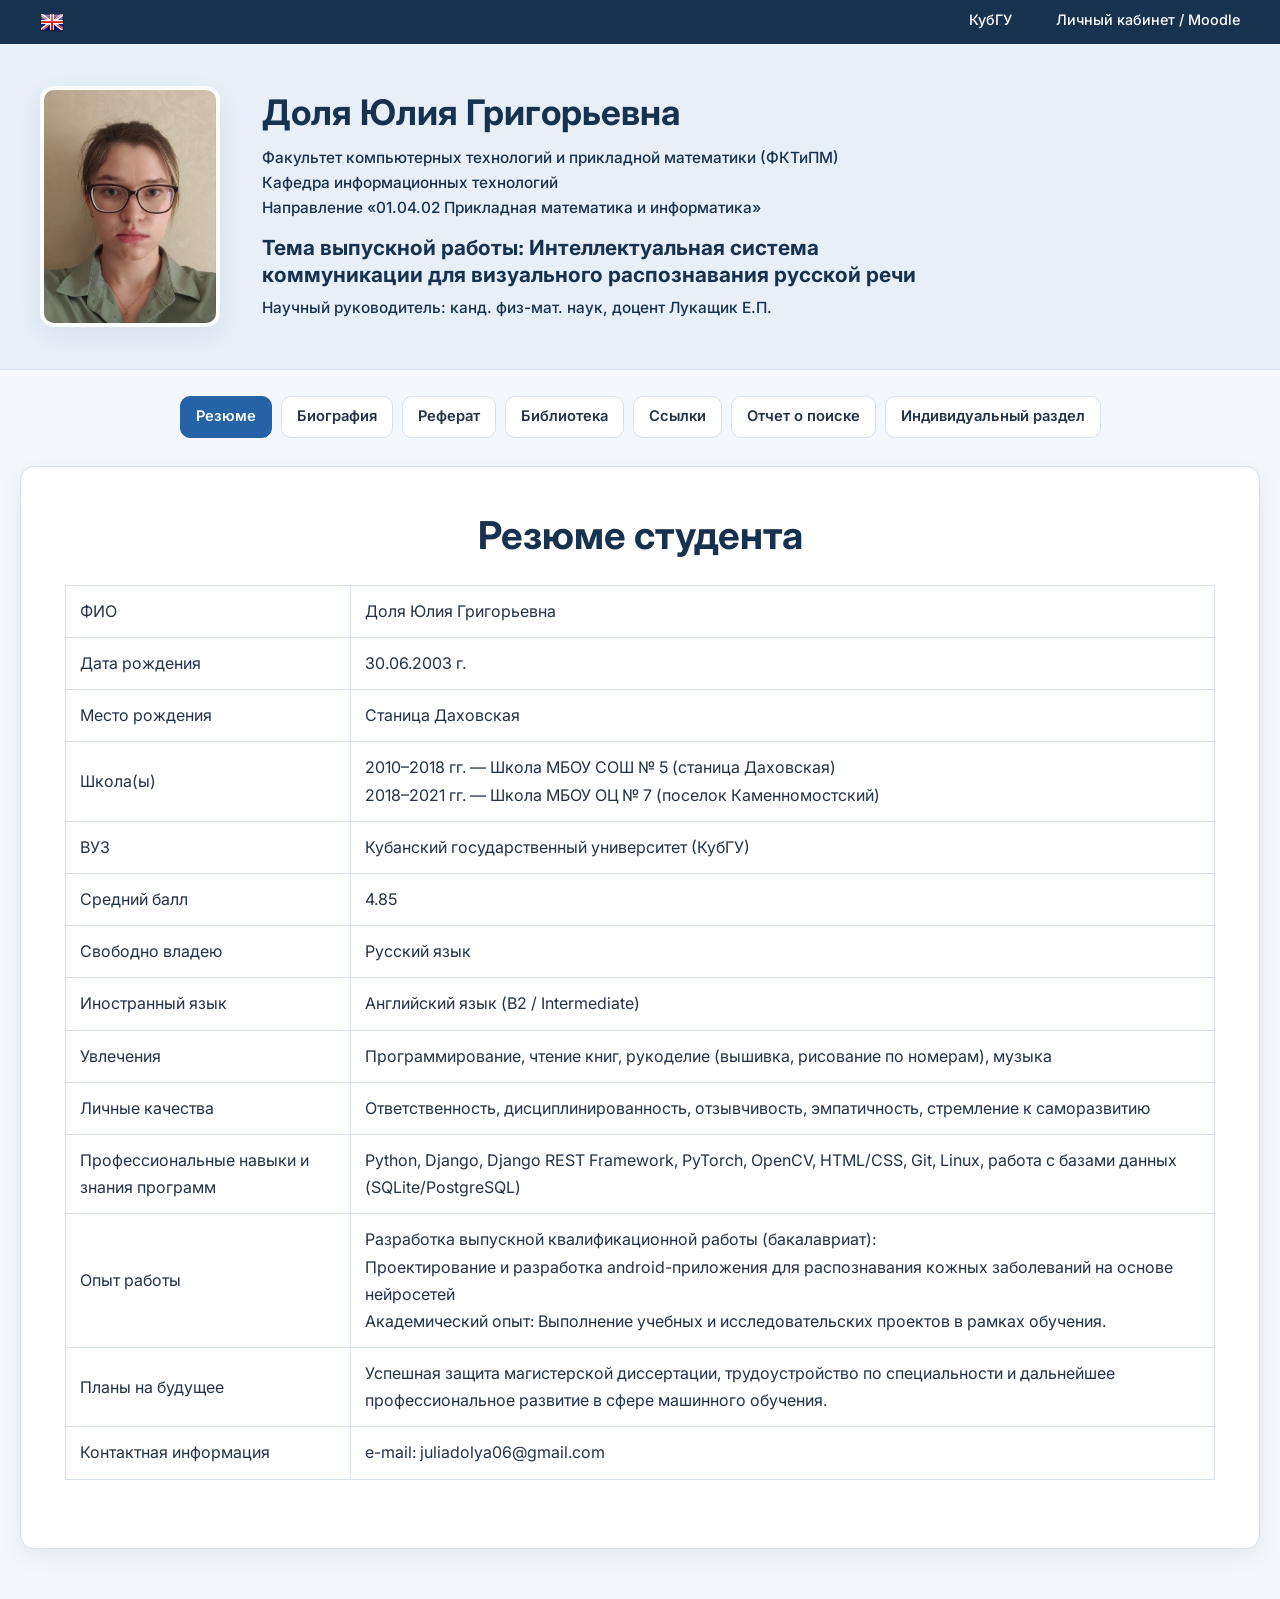
<file: index.html>
<!DOCTYPE html>
<html lang="ru">
<head>
    <meta charset="UTF-8">
    <meta name="viewport" content="width=device-width, initial-scale=1.0">
    <title>Резюме - Студент КубГУ</title>
    <link rel="stylesheet" type="text/css" href="css/master_style.css">
</head>
<body>

    <div id="topblock">
        <div id="langbox">
            <a href="indexe.html"><img src="images/en.png" alt="English" title="English" width="24" height="20"></a> 
        </div>
        <div id="donntu">
            <a href="https://www.kubsu.ru" target="_blank">КубГУ</a> &nbsp; 
            <a href="https://moodle.kubsu.ru" target="_blank">Личный кабинет / Moodle</a>
        </div>
    </div> <!-- topblock --> 

	<div id="header">
		<div id="header-content">
			<div id="photomag">
				<a href="ivanov_big.jpg">
					<img src="my_photo.jpg" width="180" height="240" title="Фотография студента" alt="Фотография студента">
				</a>
			</div>
			<div id="headertext">
				<h1 class="hdr">Доля Юлия Григорьевна</h1>
				<h3 class="hdr">Факультет компьютерных технологий и прикладной математики (ФКТиПМ)</h3>
				<h3 class="hdr">Кафедра информационных технологий</h3>
				<h3 class="hdr">Направление &laquo;01.04.02 Прикладная математика и информатика&raquo;</h3>
				<h2 class="hdr">Тема выпускной работы: Интеллектуальная система коммуникации для визуального распознавания русской речи</h2>
				<h3 class="hdr">Научный руководитель: канд. физ-мат. наук, доцент Лукащик Е.П.</h3>
			</div>
		</div>
	</div> <!-- header -->

	
    <div id="middleblock">
        <div id="menu">
            <a class="button colorfix">Резюме</a>
            <a class="button color" href="bio/index.html">Биография</a>
            <a class="button color" href="diss/index.html">Реферат</a>
            <a class="button color" href="library/index.html">Библиотека</a>
            <a class="button color" href="links/index.html">Ссылки</a>
            <a class="button color" href="links/report.html">Отчет о поиске</a> 
            <a class="button color" href="ind/index.html">Индивидуальный раздел</a>
        </div>
        <div id="maintext">
            <h1>Резюме студента</h1>
            <table id="resume">
                <tr class="odd">
                    <td class="c1">ФИО</td>
                    <td class="c2">Доля Юлия Григорьевна</td>
                </tr>
                <tr class="even">
                    <td class="c1">Дата рождения</td>
                    <td class="c2">30.06.2003 г.</td>
                </tr>
                <tr class="odd">
                    <td class="c1">Место рождения</td>
                    <td class="c2">Станица Даховская</td>
                </tr>
				<tr class="even">
					<td class="c1">Школа(ы)</td>
					<td class="c2">
						2010–2018 гг. — Школа МБОУ СОШ № 5 (станица Даховская)<br>
						2018–2021 гг. — Школа МБОУ ОЦ № 7 (поселок Каменномостский)
					</td>
				</tr>
                <tr class="odd">
                    <td class="c1">ВУЗ</td>
                    <td class="c2">Кубанский государственный университет (КубГУ)</td>
                </tr>
                <tr class="even">
                    <td class="c1">Средний балл</td>
                    <td class="c2">4.85</td>
                </tr>
                <tr class="odd">
                    <td class="c1">Свободно владею</td>
                    <td class="c2">Русский язык</td>
                </tr>
                <tr class="even">
                    <td class="c1">Иностранный язык</td>
                    <td class="c2">Английский язык (B2 / Intermediate)</td>
                </tr>
                <tr class="odd">
                    <td class="c1">Увлечения</td>
                    <td class="c2">Программирование, чтение книг, рукоделие (вышивка, рисование по номерам), музыка</td>
                </tr>
                <tr class="even">
                    <td class="c1">Личные качества</td>
                    <td class="c2">Ответственность, дисциплинированность, отзывчивость, эмпатичность, стремление к саморазвитию</td>
                </tr>
                <tr class="odd">
                    <td class="c1">Профессиональные навыки и знания программ</td>
                    <td class="c2">Python, Django, Django REST Framework, PyTorch, OpenCV, HTML/CSS, Git, Linux, работа с базами данных (SQLite/PostgreSQL)</td>
                </tr>
				<tr class="even">
					<td class="c1">Опыт работы</td>
					<td class="c2">
						Разработка выпускной квалификационной работы (бакалавриат):<br>
						Проектирование и разработка android-приложения для распознавания кожных заболеваний на основе нейросетей<br>
						Академический опыт: Выполнение учебных и исследовательских проектов в рамках обучения.
					</td>
				</tr>
				<tr class="odd">
					<td class="c1">Планы на будущее</td>
					<td class="c2">
						Успешная защита магистерской диссертации, трудоустройство по специальности и дальнейшее профессиональное развитие в сфере машинного обучения.
					</td>
				</tr>
                <tr class="even">
                    <td class="c1">Контактная информация</td>
                    <td class="c2">e-mail: juliadolya06@gmail.com</td>
                </tr>
            </table>
        </div> <!-- maintext -->
    </div> <!-- middleblock -->
</body>
</html>
</file>
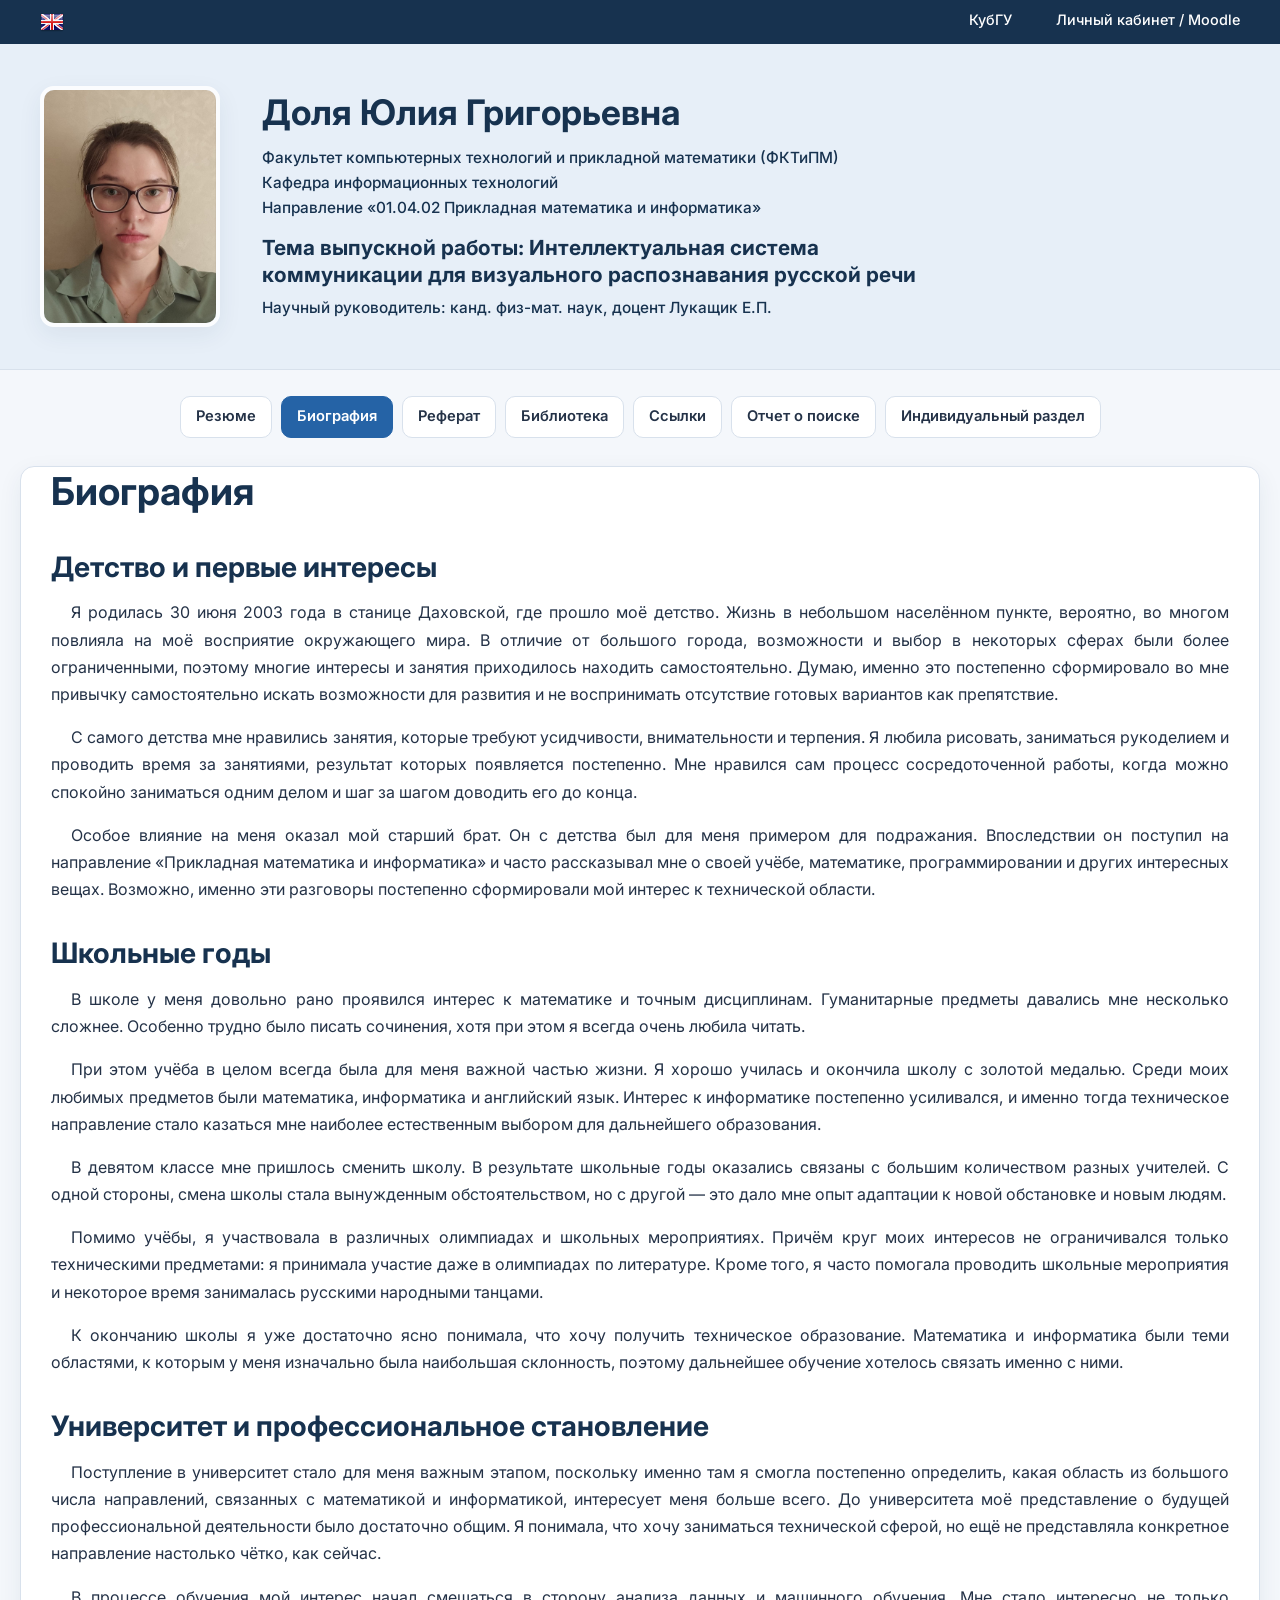
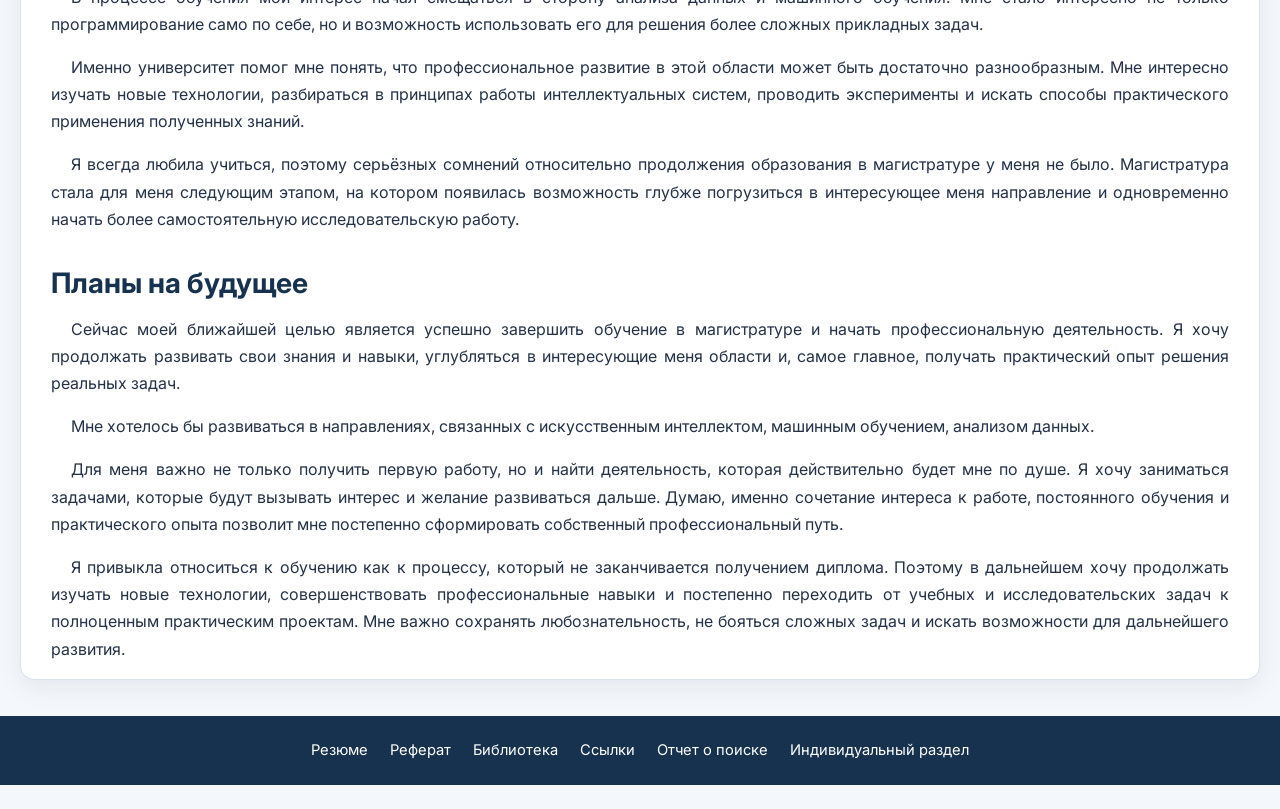
<file: bio/index.html>
<!DOCTYPE html>
<html lang="ru">
<head>
    <meta charset="UTF-8">
    <meta name="viewport" content="width=device-width, initial-scale=1.0">
    <meta name="robots" content="noindex,nofollow">
    <title>Биография - Доля Юлия Григорьевна - Система альтернативной и дополнительной коммуникации (АДК) на основе визуального распознавания речи</title>
    <link rel="stylesheet" type="text/css" href="../css/master_style.css">
    <style>
        /* Локальные стили для аккуратного выравнивания текста биографии */
        #maintext {
            padding: 0 30px;
        }
        #maintext h1 {
            text-align: left; /* Выравнивание главного заголовка по левому краю */
            margin-top: 10px;
        }
        #maintext p {
            text-align: justify; /* Выравнивание основного текста по ширине для красивого вида */
            text-indent: 20px;   /* Красная строка (абзацный отступ) */
        }
    </style>
</head>
<body>

    <div id="topblock"> 
        <div id="langbox">
            <a href="../indexe.html"><img src="../images/en.png" alt="English" title="English" width="24" height="20"></a>
        </div>
        <div id="donntu">
            <a href="https://www.kubsu.ru" target="_blank">КубГУ</a> &nbsp; 
            <a href="https://moodle.kubsu.ru" target="_blank">Личный кабинет / Moodle</a>
        </div>
    </div>

    <div id="header">
        <div id="header-content">
            <div id="photomag">
                <a href="../ivanov_big.jpg">
                    <img src="../my_photo.jpg" width="180" height="240" title="Студент КубГУ Доля Юлия Григорьевна" alt="Студент КубГУ Доля Юлия Григорьевна">
                </a>
            </div>
            <div id="headertext">
                <h1 class="hdr">Доля Юлия Григорьевна</h1>
                <h3 class="hdr">Факультет компьютерных технологий и прикладной математики (ФКТиПМ)</h3>
                <h3 class="hdr">Кафедра информационных технологий</h3>
                <h3 class="hdr">Направление &laquo;01.04.02 Прикладная математика и информатика&raquo;</h3>
                <h2 class="hdr">Тема выпускной работы: Интеллектуальная система коммуникации для визуального распознавания русской речи</h2>
                <h3 class="hdr">Научный руководитель: канд. физ-мат. наук, доцент Лукащик Е.П.</h3>
            </div>
        </div>
    </div>

    <div id="middleblock">
        <div id="menu">
            <a class="button color" href="../index.html">Резюме</a>
            <a class="button colorfix">Биография</a>
            <a class="button color" href="../diss/index.html">Реферат</a>
            <a class="button color" href="../library/index.html">Библиотека</a>
            <a class="button color" href="../links/index.html">Ссылки</a>
            <a class="button color" href="../links/report.html">Отчет о поиске</a> 
            <a class="button color" href="../ind/index.html">Индивидуальный раздел</a>
        </div>
        
        <div id="maintext">

            <h1>Биография</h1>

            <h2>Детство и первые интересы</h2>

            <p>
                Я родилась 30 июня 2003 года в станице Даховской,
                где прошло моё детство. Жизнь в небольшом населённом пункте, вероятно,
                во многом повлияла на моё восприятие окружающего мира. В отличие от
                большого города, возможности и выбор в некоторых сферах были более
                ограниченными, поэтому многие интересы и занятия приходилось находить
                самостоятельно. Думаю, именно это постепенно сформировало во мне
                привычку самостоятельно искать возможности для развития и не
                воспринимать отсутствие готовых вариантов как препятствие.
            </p>

            <p>
                С самого детства мне нравились занятия, которые требуют
                усидчивости, внимательности и терпения. Я любила
                рисовать, заниматься рукоделием и проводить время за занятиями,
                результат которых появляется постепенно. Мне нравился сам процесс
                сосредоточенной работы, когда можно спокойно заниматься одним делом
                и шаг за шагом доводить его до конца.
            </p>

            <p>
                Особое влияние на меня оказал мой старший брат. Он с детства был для меня примером для подражания.
                Впоследствии он поступил на направление «Прикладная математика и
                информатика» и часто рассказывал мне о своей учёбе, математике,
                программировании и других интересных вещах. Возможно, именно эти
                разговоры постепенно сформировали мой интерес к технической области.
            </p>

            <h2>Школьные годы</h2>

            <p>
                В школе у меня довольно рано проявился интерес к
                математике и точным дисциплинам. Гуманитарные предметы
                давались мне несколько сложнее. Особенно трудно было писать сочинения,
                хотя при этом я всегда очень любила читать.
            </p>

            <p>
                При этом учёба в целом всегда была для меня важной частью жизни.
                Я хорошо училась и окончила школу с золотой медалью.
                Среди моих любимых предметов были математика, информатика и английский
                язык. Интерес к информатике постепенно усиливался, и именно тогда
                техническое направление стало казаться мне наиболее естественным
                выбором для дальнейшего образования.
            </p>

            <p>
                В девятом классе мне пришлось сменить школу. В результате школьные
                годы оказались связаны с большим количеством разных учителей. С одной
                стороны, смена школы стала вынужденным обстоятельством, но с другой —
                это дало мне опыт адаптации к новой обстановке и новым людям.
            </p>

            <p>
                Помимо учёбы, я участвовала в различных олимпиадах и школьных
                мероприятиях. Причём круг моих интересов не ограничивался только
                техническими предметами: я принимала участие даже в олимпиадах
                по литературе. Кроме того, я часто помогала проводить школьные
                мероприятия и некоторое время занималась русскими народными танцами.
            </p>

            <p>
                К окончанию школы я уже достаточно ясно понимала, что хочу получить
                техническое образование. Математика и информатика были
                теми областями, к которым у меня изначально была наибольшая склонность,
                поэтому дальнейшее обучение хотелось связать именно с ними.
            </p>

            <h2>Университет и профессиональное становление</h2>

            <p>
                Поступление в университет стало для меня важным этапом, поскольку
                именно там я смогла постепенно определить, какая область
                из большого числа направлений, связанных с математикой и
                информатикой, интересует меня больше всего. До университета
                моё представление о будущей профессиональной деятельности было
                достаточно общим. Я понимала, что хочу заниматься технической сферой,
                но ещё не представляла конкретное направление настолько чётко,
                как сейчас.
            </p>

            <p>
                В процессе обучения мой интерес начал смещаться в сторону анализа данных и машинного обучения. 
                Мне стало интересно не только программирование само по себе, но и возможность
                использовать его для решения более сложных прикладных задач.
            </p>

            <p>
                Именно университет помог мне понять, что профессиональное развитие
                в этой области может быть достаточно разнообразным. Мне интересно
                изучать новые технологии, разбираться в принципах работы
                интеллектуальных систем, проводить эксперименты и искать способы
                практического применения полученных знаний.
            </p>

            <p>
                Я всегда любила учиться, поэтому серьёзных сомнений относительно
                продолжения образования в магистратуре у меня не было. Магистратура
                стала для меня следующим этапом, на котором появилась возможность
                глубже погрузиться в интересующее меня направление и одновременно
                начать более самостоятельную исследовательскую работу.
            </p>

            <h2>Планы на будущее</h2>

            <p>
                Сейчас моей ближайшей целью является успешно завершить
                обучение в магистратуре и начать профессиональную деятельность.
                Я хочу продолжать развивать свои знания и навыки, углубляться
                в интересующие меня области и, самое главное, получать практический
                опыт решения реальных задач.
            </p>

            <p>
                Мне хотелось бы развиваться в направлениях, связанных с
                искусственным интеллектом, машинным обучением, анализом
                данных.
            </p>

            <p>
                Для меня важно не только получить первую работу, но и найти
                деятельность, которая действительно будет мне по душе.
                Я хочу заниматься задачами, которые будут вызывать интерес и желание
                развиваться дальше. Думаю, именно сочетание интереса к работе,
                постоянного обучения и практического опыта позволит мне постепенно
                сформировать собственный профессиональный путь.
            </p>

            <p>
                Я привыкла относиться к обучению как к процессу, который не
                заканчивается получением диплома. Поэтому в дальнейшем хочу
                продолжать изучать новые технологии, совершенствовать профессиональные
                навыки и постепенно переходить от учебных и исследовательских задач
                к полноценным практическим проектам. Мне важно сохранять
                любознательность, не бояться сложных задач и
                искать возможности для дальнейшего развития.
            </p>

        </div> <!-- maintext -->

    </div> <!-- middleblock -->

    <div id="menub">
        <a class="mitemb" href="../index.html">Резюме</a>
        <a class="mitemb" href="../diss/index.html">Реферат</a>
        <a class="mitemb" href="../library/index.html">Библиотека</a>
        <a class="mitemb" href="../links/index.html">Ссылки</a>
        <a class="mitemb" href="../links/report.html">Отчет о поиске</a> 
        <a class="mitemb" href="../ind/index.html">Индивидуальный раздел</a>
    </div>

</body>
</html>
</file>
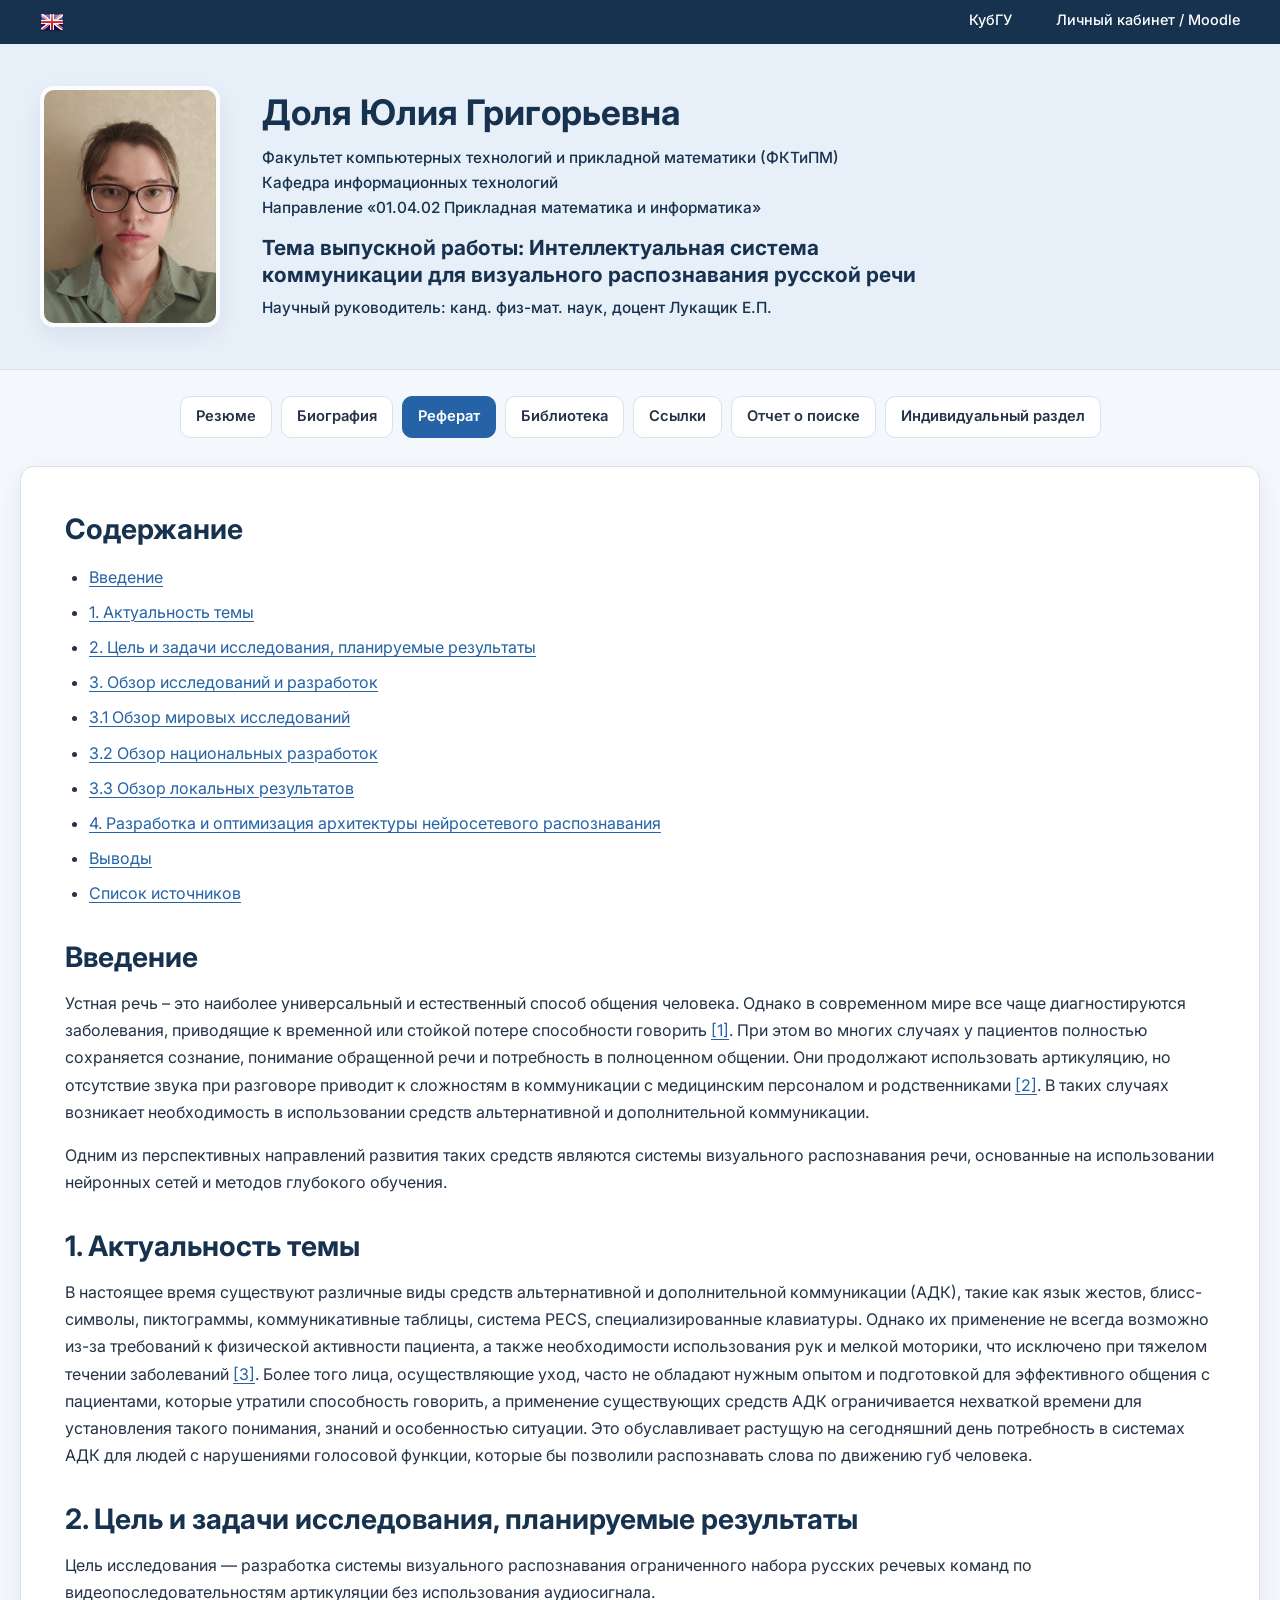
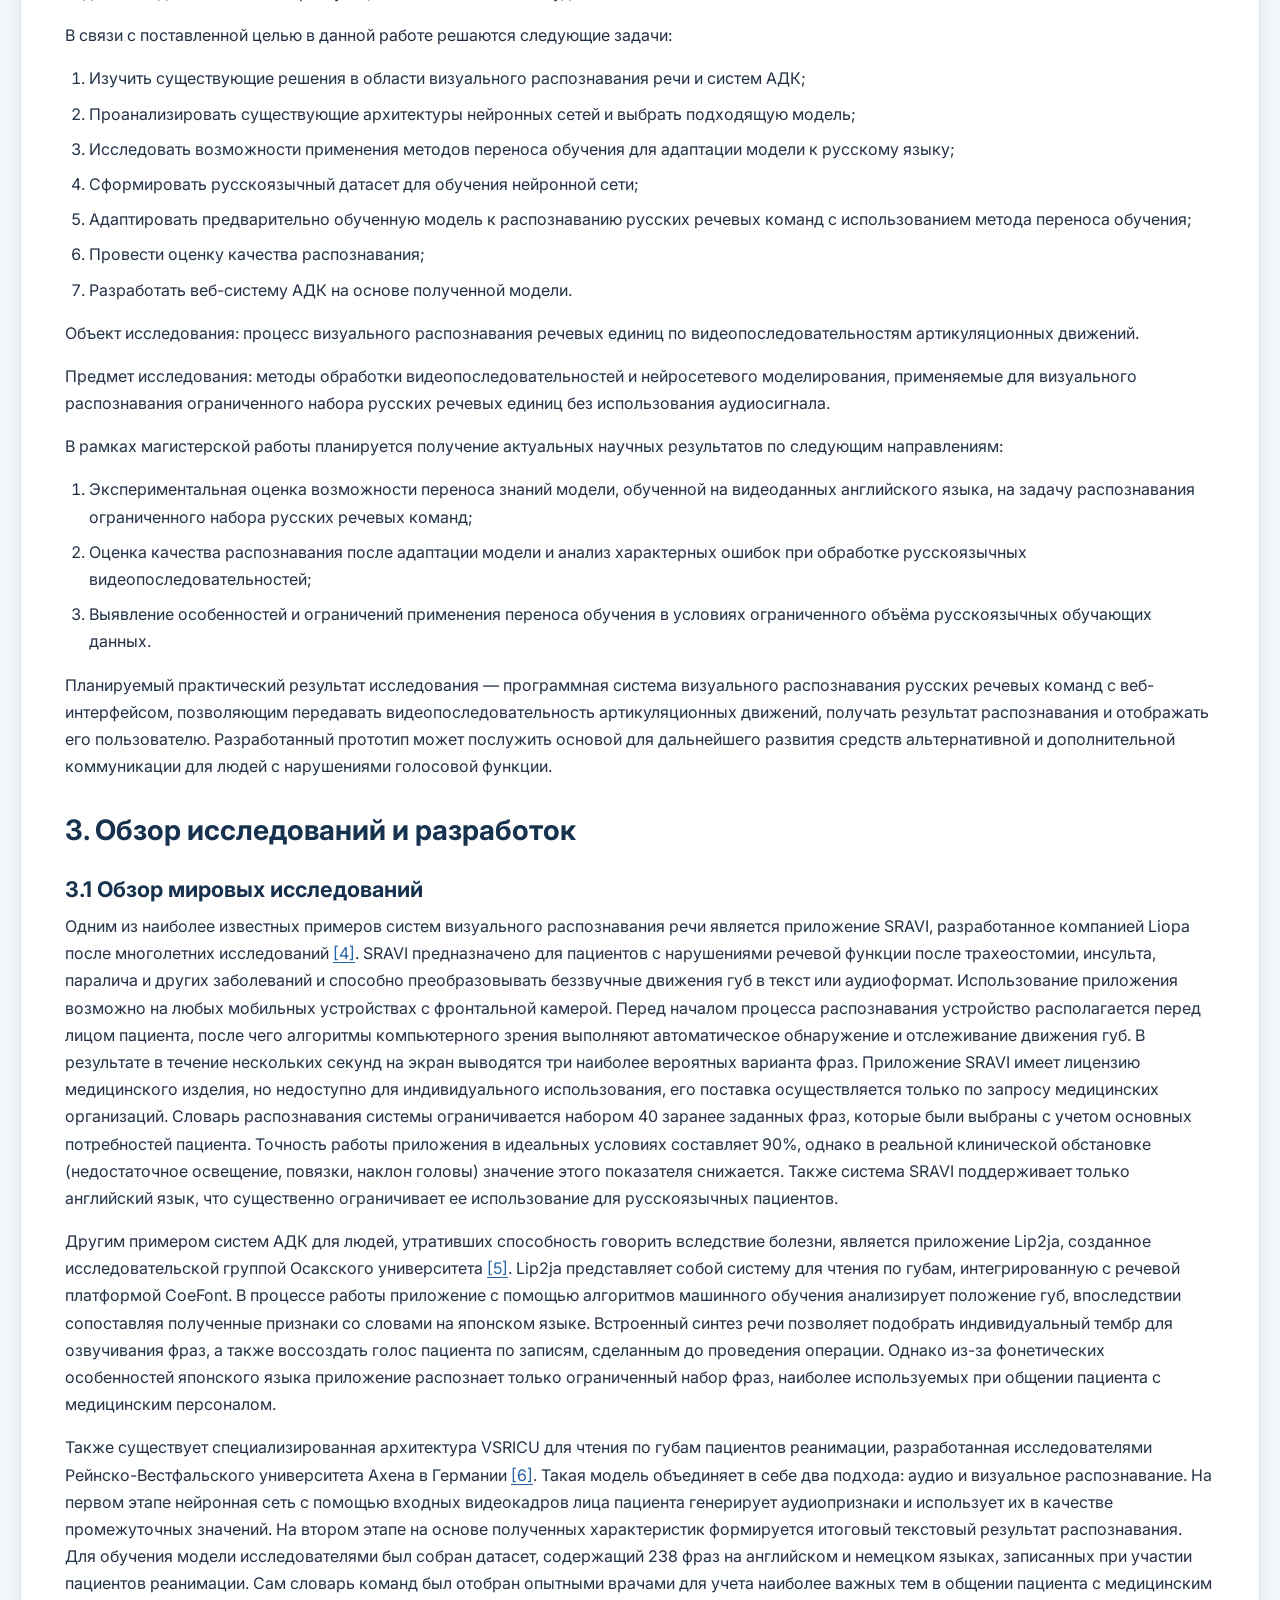
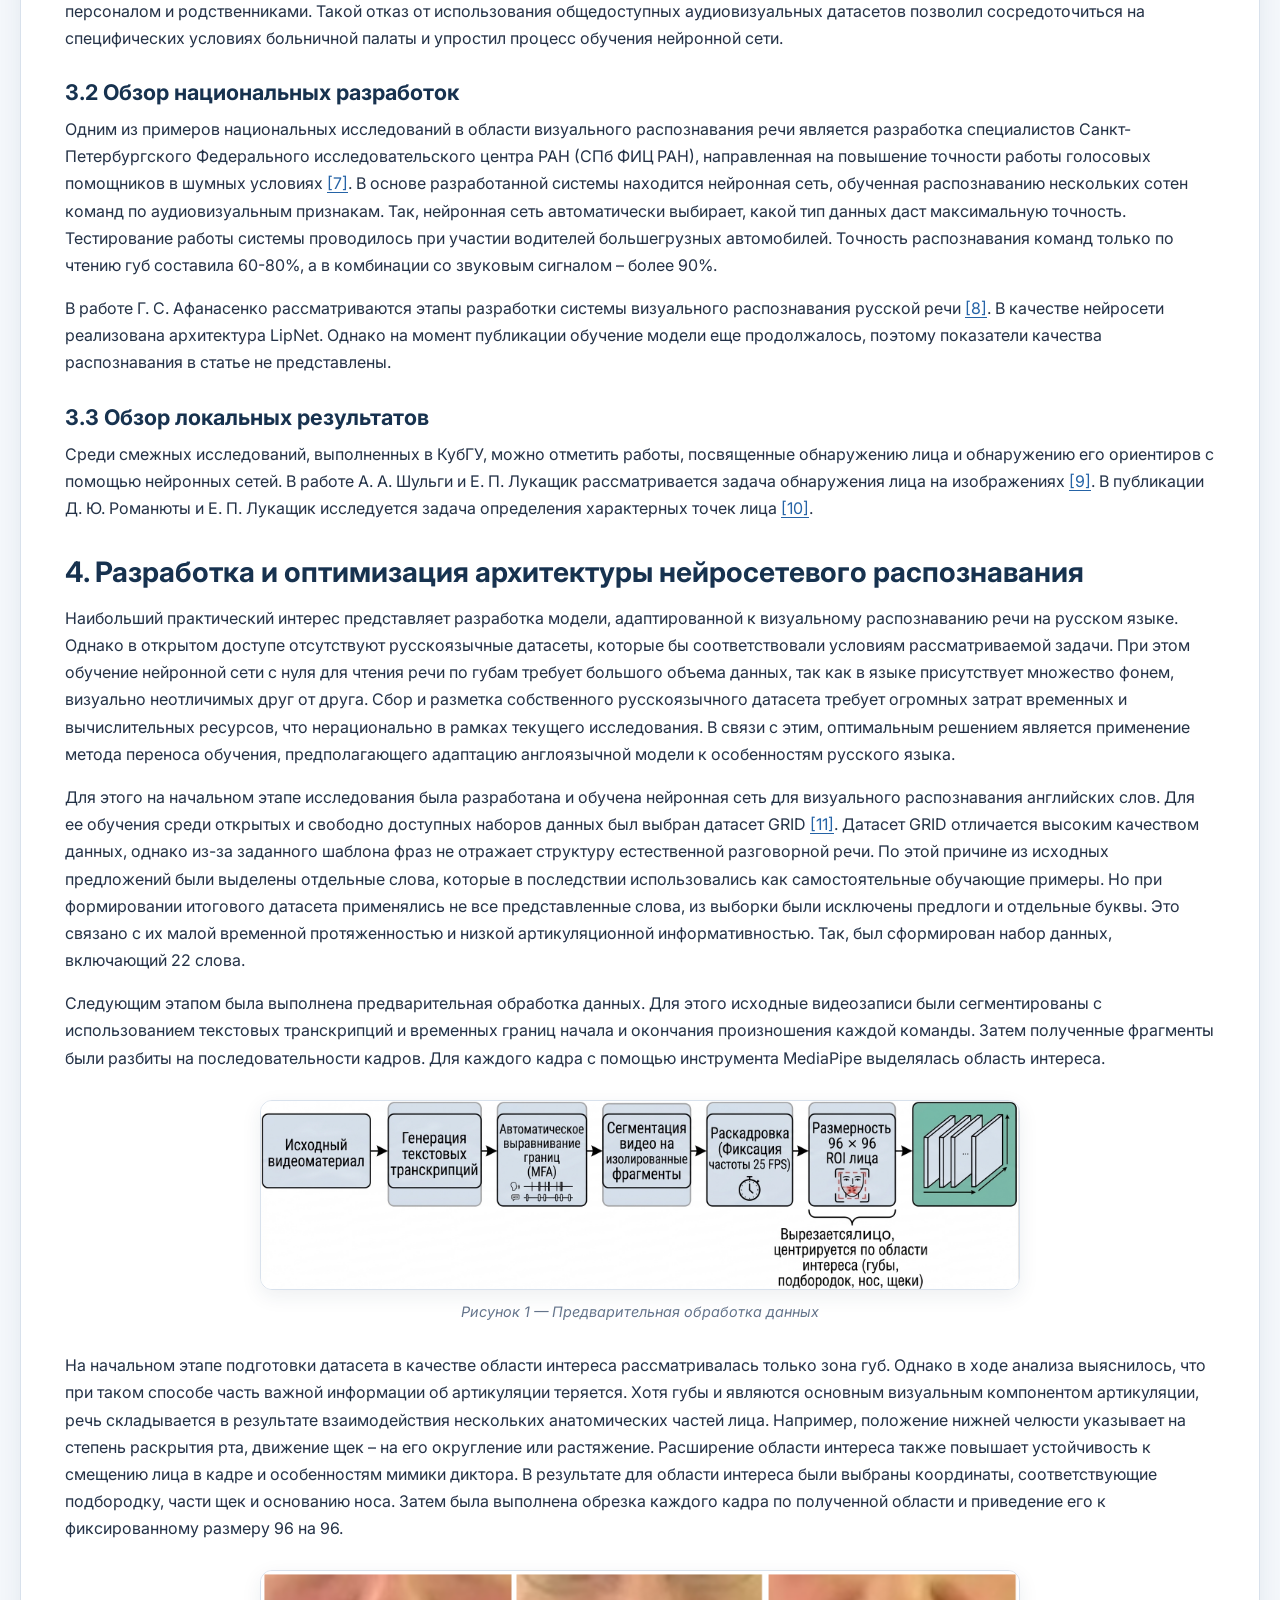
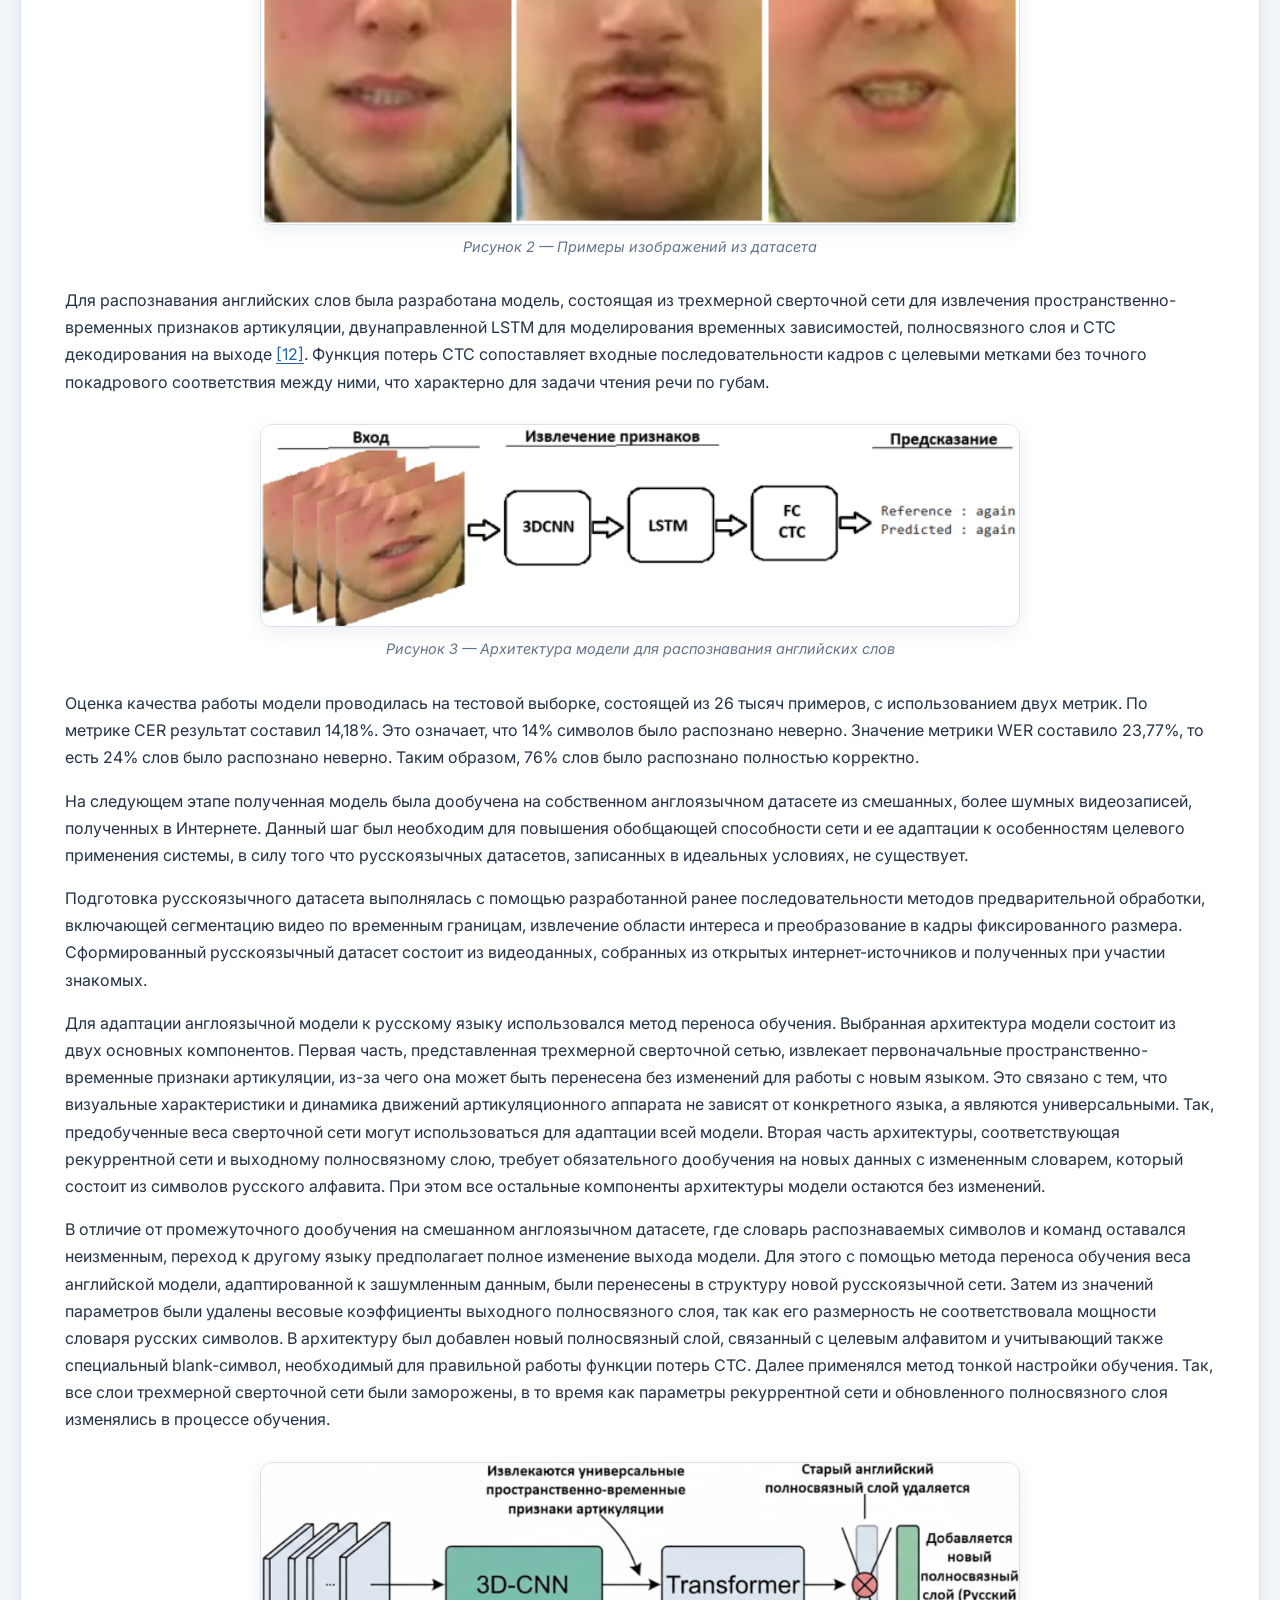
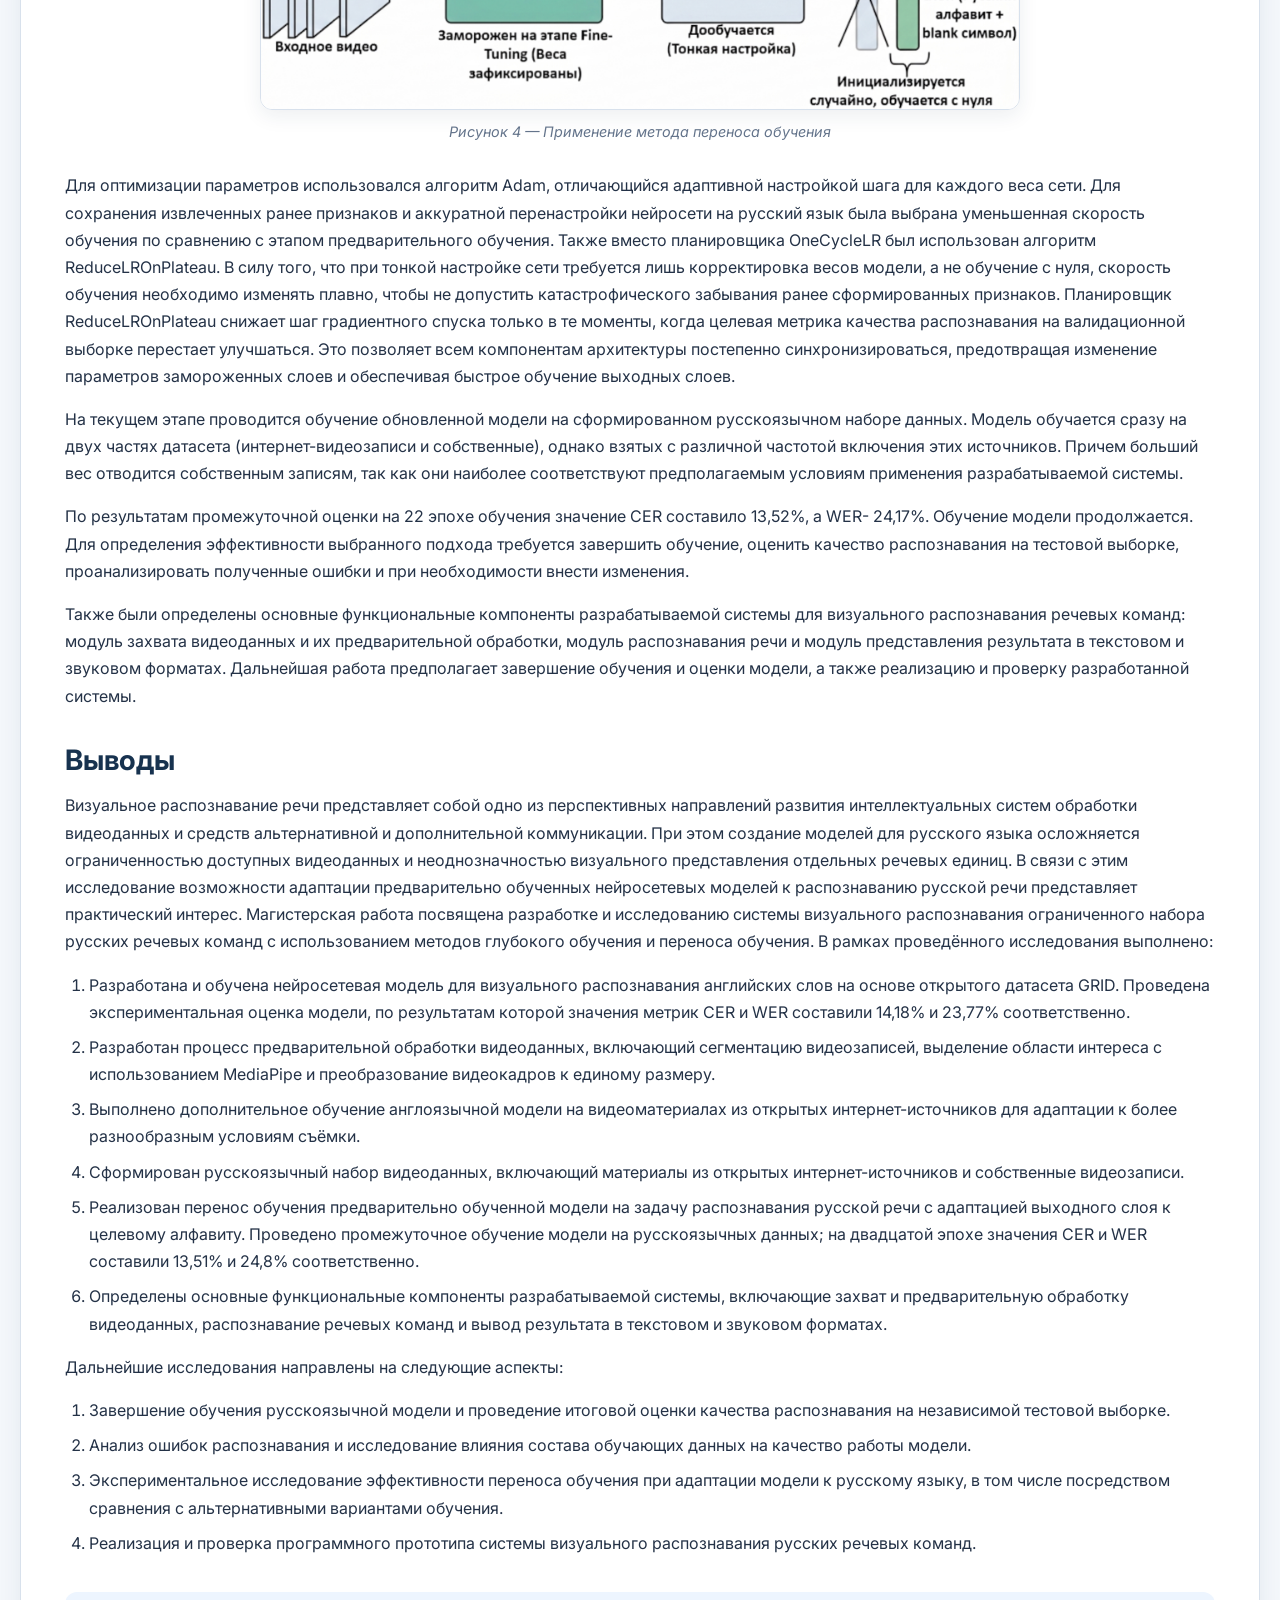
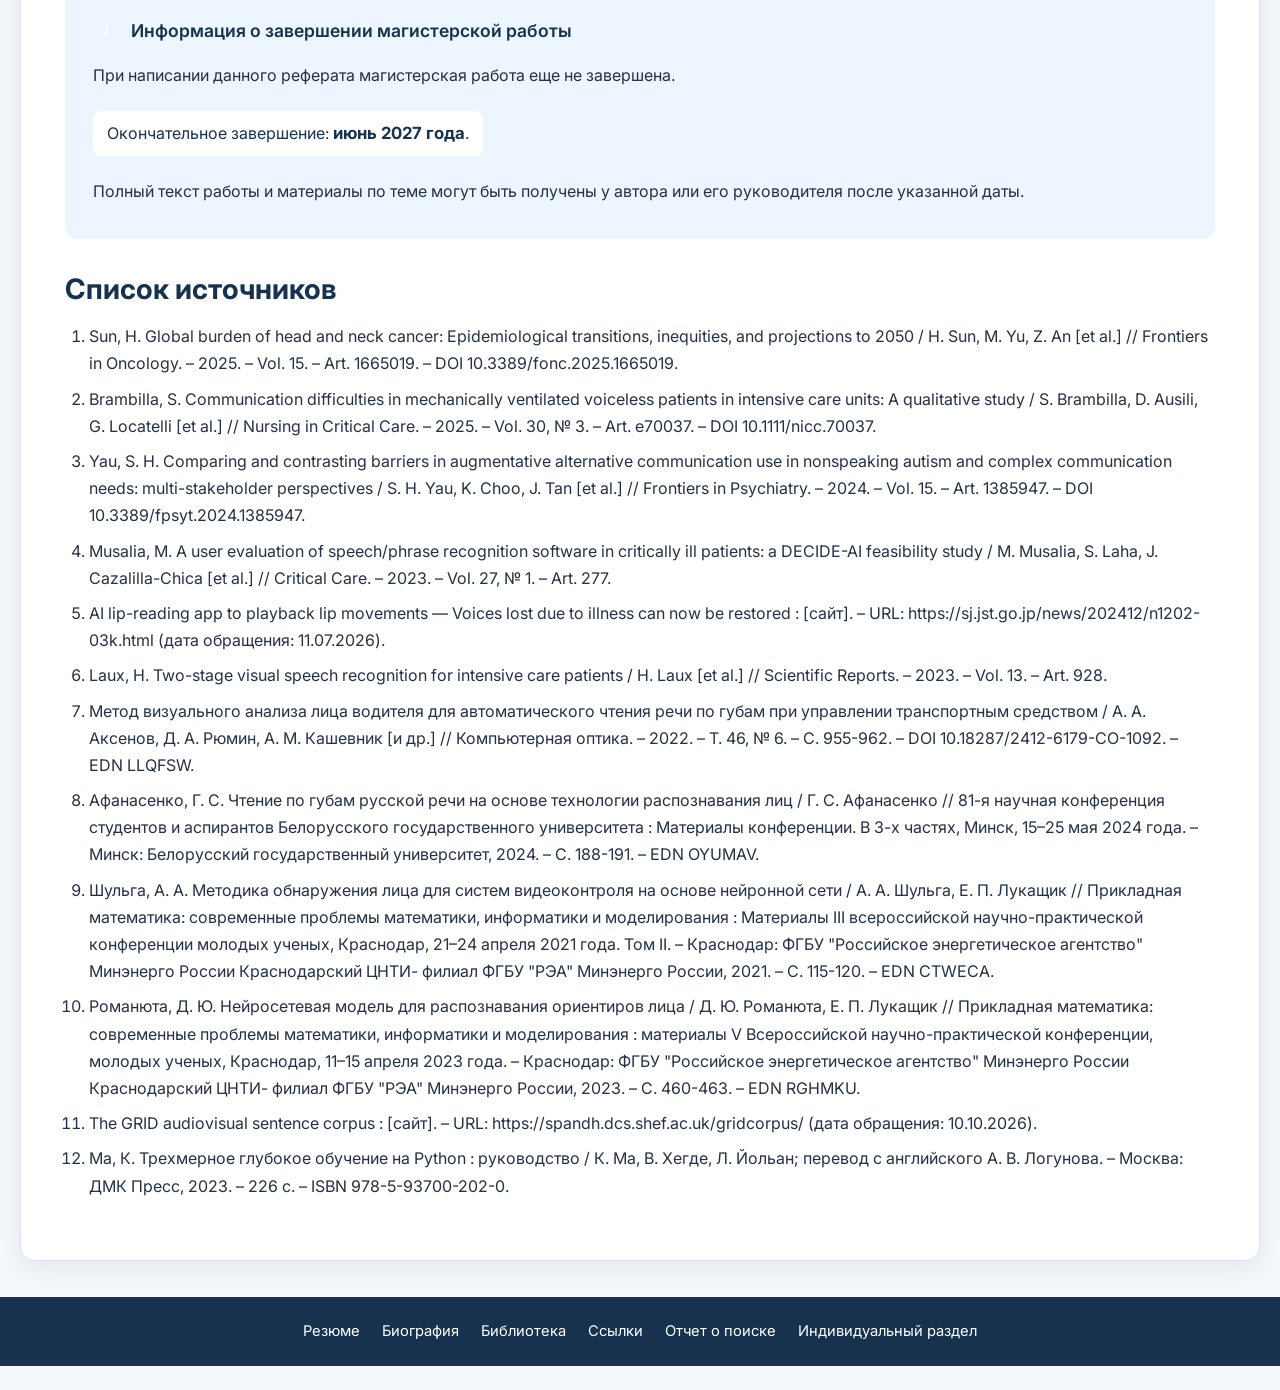
<file: diss/index.html>
<!DOCTYPE html>
<html lang="ru">
<head>
    <meta charset="UTF-8">
    <meta name="viewport" content="width=device-width, initial-scale=1.0">
    <meta name="robots" content="noindex,nofollow">
    <title>Реферат — Интеллектуальная система коммуникации для визуального распознавания русской речи — КубГУ</title>
    <link rel="stylesheet" type="text/css" href="../css/master_style.css">
</head>

<body>

    <div id="topblock"> 
        <div id="langbox">
            <a href="indexe.html"><img src="../images/en.png" alt="English" title="English" width="24" height="20"></a>
        </div>
        <div id="donntu">
            <a href="https://www.kubsu.ru" target="_blank">КубГУ</a> &nbsp; 
            <a href="https://moodle.kubsu.ru" target="_blank">Личный кабинет / Moodle</a>
        </div>
    </div>

    <div id="header">
        <div id="header-content">
            <div id="photomag">
                <a href="../ivanov_big.jpg">
                    <img src="../my_photo.jpg" width="180" height="240" title="Студент КубГУ Доля Юлия Григорьевна" alt="Студент КубГУ Доля Юлия Григорьевна">
                </a>
            </div>
            <div id="headertext">
                <h1 class="hdr">Доля Юлия Григорьевна</h1>
                <h3 class="hdr">Факультет компьютерных технологий и прикладной математики (ФКТиПМ)</h3>
                <h3 class="hdr">Кафедра информационных технологий</h3>
                <h3 class="hdr">Направление &laquo;01.04.02 Прикладная математика и информатика&raquo;</h3>
                <h2 class="hdr">Тема выпускной работы: Интеллектуальная система коммуникации для визуального распознавания русской речи</h2>
                <h3 class="hdr">Научный руководитель: канд. физ-мат. наук, доцент Лукащик Е.П.</h3>
            </div>
        </div>
    </div>

    <div id="middleblock">
        
        <div id="menu">
            <a class="button color" href="../index.html">Резюме</a>
            <a class="button color" href="../bio/index.html">Биография</a>
            <a class="button colorfix">Реферат</a>
            <a class="button color" href="../library/index.html">Библиотека</a>
            <a class="button color" href="../links/index.html">Ссылки</a>
            <a class="button color" href="../links/report.html">Отчет о поиске</a> 
            <a class="button color" href="../ind/index.html">Индивидуальный раздел</a>
        </div>
        
        <div id="maintext">
        
            <h2>Содержание</h2>

            <ul class="content">
                <li class="ct1"><a href="#p0">Введение</a></li>
                <li class="ct1"><a href="#p1">1. Актуальность темы</a></li>
                <li class="ct1"><a href="#p2">2. Цель и задачи исследования, планируемые результаты</a></li>
                <li class="ct1"><a href="#p3">3. Обзор исследований и разработок</a></li>
                <li class="ct2"><a href="#p31">3.1 Обзор мировых исследований</a></li>
                <li class="ct2"><a href="#p32">3.2 Обзор национальных разработок</a></li>
                <li class="ct2"><a href="#p33">3.3 Обзор локальных результатов</a></li>
                <li class="ct1"><a href="#p4">4. Разработка и оптимизация архитектуры нейросетевого распознавания</a></li>
                <li class="ct1"><a href="#p5">Выводы</a></li>
                <li class="ct1"><a href="#ref">Список источников</a></li>
            </ul>
            
            <a name="p0"></a>
            <h2>Введение</h2>
            <p>
            Устная речь – это наиболее универсальный и естественный способ общения человека. Однако в современном мире все чаще диагностируются заболевания, приводящие к временной или стойкой потере способности говорить <a href="#ref1">[1]</a>. При этом во многих случаях у пациентов полностью сохраняется сознание, понимание обращенной речи и потребность в полноценном общении. Они продолжают использовать артикуляцию, но отсутствие звука при разговоре приводит к сложностям в коммуникации с медицинским персоналом и родственниками <a href="#ref2">[2]</a>. В таких случаях возникает необходимость в использовании средств альтернативной и дополнительной коммуникации.
            </p>
            <p>
            Одним из перспективных направлений развития таких средств являются системы визуального распознавания речи, основанные на использовании нейронных сетей и методов глубокого обучения.
            </p>
            
            <a name="p1"></a>
            <h2>1. Актуальность темы</h2>
            <p>
            В настоящее время существуют различные виды средств альтернативной и дополнительной коммуникации (АДК), такие как язык жестов, блисс-символы, пиктограммы, коммуникативные таблицы, система PECS, специализированные клавиатуры. Однако их применение не всегда возможно из-за требований к физической активности пациента, а также необходимости использования рук и мелкой моторики, что исключено при тяжелом течении заболеваний <a href="#ref3">[3]</a>. Более того лица, осуществляющие уход, часто не обладают нужным опытом и подготовкой для эффективного общения с пациентами, которые утратили способность говорить, а применение существующих средств АДК ограничивается нехваткой времени для установления такого понимания, знаний и особенностью ситуации. Это обуславливает растущую на сегодняшний день потребность в системах АДК для людей с нарушениями голосовой функции, которые бы позволили распознавать слова по движению губ человека.
            </p>
            
            <a name="p2"></a>
            <h2>2. Цель и задачи исследования, планируемые результаты</h2>
            <p>Цель исследования — разработка системы визуального распознавания ограниченного набора русских речевых команд по видеопоследовательностям артикуляции без использования аудиосигнала.</p>
            <p>В связи с поставленной целью в данной работе решаются следующие задачи:</p>
            <ol>
                <li>Изучить существующие решения в области визуального распознавания речи и систем АДК;</li>
                <li>Проанализировать существующие архитектуры нейронных сетей и выбрать подходящую модель;</li>
                <li>Исследовать возможности применения методов переноса обучения для адаптации модели к русскому языку;</li>
                <li>Сформировать русскоязычный датасет для обучения нейронной сети;</li>
                <li>Адаптировать предварительно обученную модель к распознаванию русских речевых команд с использованием метода переноса обучения;</li>
                <li>Провести оценку качества распознавания;</li>
                <li>Разработать веб-систему АДК на основе полученной модели.</li>
            </ol>
            
            <p><span class="itl">Объект исследования</span>: процесс визуального распознавания речевых единиц по видеопоследовательностям артикуляционных движений.</p>
            <p><span class="itl">Предмет исследования</span>: методы обработки видеопоследовательностей и нейросетевого моделирования, применяемые для визуального распознавания ограниченного набора русских речевых единиц без использования аудиосигнала.</p>
            
            <p>В рамках магистерской работы планируется получение актуальных научных результатов по следующим направлениям:</p>
            <ol>
                <li>Экспериментальная оценка возможности переноса знаний модели, обученной на видеоданных английского языка, на задачу распознавания ограниченного набора русских речевых команд;</li>
                <li>Оценка качества распознавания после адаптации модели и анализ характерных ошибок при обработке русскоязычных видеопоследовательностей;</li>
                <li>Выявление особенностей и ограничений применения переноса обучения в условиях ограниченного объёма русскоязычных обучающих данных.</li>
            </ol>
            <p>Планируемый практический результат исследования — программная система визуального распознавания русских речевых команд с веб-интерфейсом, позволяющим передавать видеопоследовательность артикуляционных движений, получать результат распознавания и отображать его пользователю. Разработанный прототип может послужить основой для дальнейшего развития средств альтернативной и дополнительной коммуникации для людей с нарушениями голосовой функции.</p>
            
            <a name="p3"></a>
            <h2>3. Обзор исследований и разработок</h2>
            
            <a name="p31"></a>
            <h3>3.1 Обзор мировых исследований</h3>
            <p>
            Одним из наиболее известных примеров систем визуального распознавания речи является приложение SRAVI, разработанное компанией Liopa после многолетних исследований <a href="#ref4">[4]</a>. SRAVI предназначено для пациентов с нарушениями речевой функции после трахеостомии, инсульта, паралича и других заболеваний и способно преобразовывать беззвучные движения губ в текст или аудиоформат. Использование приложения возможно на любых мобильных устройствах с фронтальной камерой. Перед началом процесса распознавания устройство располагается перед лицом пациента, после чего алгоритмы компьютерного зрения выполняют автоматическое обнаружение и отслеживание движения губ. В результате в течение нескольких секунд на экран выводятся три наиболее вероятных варианта фраз. Приложение SRAVI имеет лицензию медицинского изделия, но недоступно для индивидуального использования, его поставка осуществляется только по запросу медицинских организаций. Словарь распознавания системы ограничивается набором 40 заранее заданных фраз, которые были выбраны с учетом основных потребностей пациента. Точность работы приложения в идеальных условиях составляет 90%, однако в реальной клинической обстановке (недостаточное освещение, повязки, наклон головы) значение этого показателя снижается. Также система SRAVI поддерживает только английский язык, что существенно ограничивает ее использование для русскоязычных пациентов.
            </p>
            <p>
            Другим примером систем АДК для людей, утративших способность говорить вследствие болезни, является приложение Lip2ja, созданное исследовательской группой Осакского университета <a href="#ref5">[5]</a>. Lip2ja представляет собой систему для чтения по губам, интегрированную с речевой платформой CoeFont. В процессе работы приложение с помощью алгоритмов машинного обучения анализирует положение губ, впоследствии сопоставляя полученные признаки со словами на японском языке. Встроенный синтез речи позволяет подобрать индивидуальный тембр для озвучивания фраз, а также воссоздать голос пациента по записям, сделанным до проведения операции. Однако из-за фонетических особенностей японского языка приложение распознает только ограниченный набор фраз, наиболее используемых при общении пациента с медицинским персоналом.
            </p>
            <p>
            Также существует специализированная архитектура VSRICU для чтения по губам пациентов реанимации, разработанная исследователями Рейнско-Вестфальского университета Ахена в Германии <a href="#ref6">[6]</a>. Такая модель объединяет в себе два подхода: аудио и визуальное распознавание. На первом этапе нейронная сеть с помощью входных видеокадров лица пациента генерирует аудиопризнаки и использует их в качестве промежуточных значений. На втором этапе на основе полученных характеристик формируется итоговый текстовый результат распознавания. Для обучения модели исследователями был собран датасет, содержащий 238 фраз на английском и немецком языках, записанных при участии пациентов реанимации. Сам словарь команд был отобран опытными врачами для учета наиболее важных тем в общении пациента с медицинским персоналом и родственниками. Такой отказ от использования общедоступных аудиовизуальных датасетов позволил сосредоточиться на специфических условиях больничной палаты и упростил процесс обучения нейронной сети.
            </p>

            <a name="p32"></a>
            <h3>3.2 Обзор национальных разработок</h3>
            <p>
            Одним из примеров национальных исследований в области визуального распознавания речи является разработка специалистов Санкт-Петербургского Федерального исследовательского центра РАН (СПб ФИЦ РАН), направленная на повышение точности работы голосовых помощников в шумных условиях <a href="#ref7">[7]</a>. В основе разработанной системы находится нейронная сеть, обученная распознаванию нескольких сотен команд по аудиовизуальным признакам. Так, нейронная сеть автоматически выбирает, какой тип данных даст максимальную точность. Тестирование работы системы проводилось при участии водителей большегрузных автомобилей. Точность распознавания команд только по чтению губ составила 60-80%, а в комбинации со звуковым сигналом – более 90%.
            </p>
            <p>
            В работе Г. С. Афанасенко рассматриваются этапы разработки системы визуального распознавания русской речи <a href="#ref8">[8]</a>. В качестве нейросети реализована архитектура LipNet. Однако на момент публикации обучение модели еще продолжалось, поэтому показатели качества распознавания в статье не представлены.
            </p>

            <a name="p33"></a>
            <h3>3.3 Обзор локальных результатов</h3>
            <p>
            Среди смежных исследований, выполненных в КубГУ, можно отметить работы, посвященные обнаружению лица и обнаружению его ориентиров с помощью нейронных сетей. В работе А. А. Шульги и Е. П. Лукащик рассматривается задача обнаружения лица на изображениях <a href="#ref9">[9]</a>. В публикации Д. Ю. Романюты и Е. П. Лукащик исследуется задача определения характерных точек лица <a href="#ref10">[10]</a>.
            </p>
            
            <a name="p4"></a>
            <h2>4. Разработка и оптимизация архитектуры нейросетевого распознавания</h2>
            <p>
            Наибольший практический интерес представляет разработка модели, адаптированной к визуальному распознаванию речи на русском языке. Однако в открытом доступе отсутствуют русскоязычные датасеты, которые бы соответствовали условиям рассматриваемой задачи. При этом обучение нейронной сети с нуля для чтения речи по губам требует большого объема данных, так как в языке присутствует множество фонем, визуально неотличимых друг от друга. Сбор и разметка собственного русскоязычного датасета требует огромных затрат временных и вычислительных ресурсов, что нерационально в рамках текущего исследования. В связи с этим, оптимальным решением является применение метода переноса обучения, предполагающего адаптацию англоязычной модели к особенностям русского языка.
            </p>
            <p>
            Для этого на начальном этапе исследования была разработана и обучена нейронная сеть для визуального распознавания английских слов. Для ее обучения среди открытых и свободно доступных наборов данных был выбран датасет GRID <a href="#ref11">[11]</a>. Датасет GRID отличается высоким качеством данных, однако из-за заданного шаблона фраз не отражает структуру естественной разговорной речи. По этой причине из исходных предложений были выделены отдельные слова, которые в последствии использовались как самостоятельные обучающие примеры. Но при формировании итогового датасета применялись не все представленные слова, из выборки были исключены предлоги и отдельные буквы. Это связано с их малой временной протяженностью и низкой артикуляционной информативностью. Так, был сформирован набор данных, включающий 22 слова. 
            </p>
            <p>
            Следующим этапом была выполнена предварительная обработка данных. Для этого исходные видеозаписи были сегментированы с использованием текстовых транскрипций и временных границ начала и окончания произношения каждой команды. Затем полученные фрагменты были разбиты на последовательности кадров. Для каждого кадра с помощью инструмента MediaPipe выделялась область интереса. 
            </p>
            
            <div class="img">
                <img src="../images/image1.jpg" alt="Схема предварительной обработки данных">
                <p class="imgcaption">Рисунок 1 — Предварительная обработка данных</p>
            </div>

            <p>
            На начальном этапе подготовки датасета в качестве области интереса рассматривалась только зона губ. Однако в ходе анализа выяснилось, что при таком способе часть важной информации об артикуляции теряется. Хотя губы и являются основным визуальным компонентом артикуляции, речь складывается в результате взаимодействия нескольких анатомических частей лица. Например, положение нижней челюсти указывает на степень раскрытия рта, движение щек – на его округление или растяжение. Расширение области интереса также повышает устойчивость к смещению лица в кадре и особенностям мимики диктора. В результате для области интереса были выбраны координаты, соответствующие подбородку, части щек и основанию носа. Затем была выполнена обрезка каждого кадра по полученной области и приведение его к фиксированному размеру 96 на 96. 
            </p>

            <div class="img">
                <img src="../images/image2.png" alt="Примеры изображений из датасета">
                <p class="imgcaption">Рисунок 2 — Примеры изображений из датасета</p>
            </div>

            <p>
            Для распознавания английских слов была разработана модель, состоящая из трехмерной сверточной сети для извлечения пространственно-временных признаков артикуляции, двунаправленной LSTM для моделирования временных зависимостей, полносвязного слоя и CTC декодирования на выходе <a href="#ref12">[12]</a>. Функция потерь CTC сопоставляет входные последовательности кадров с целевыми метками без точного покадрового соответствия между ними, что характерно для задачи чтения речи по губам.
            </p>

            <div class="img">
                <img src="../images/image3.png" alt="Архитектура модели для распознавания английских слов">
                <p class="imgcaption">Рисунок 3 — Архитектура модели для распознавания английских слов</p>
            </div>

            <p>
            Оценка качества работы модели проводилась на тестовой выборке, состоящей из 26 тысяч примеров, с использованием двух метрик. По метрике CER результат составил 14,18%. Это означает, что 14% символов было распознано неверно. Значение метрики WER составило 23,77%, то есть 24% слов было распознано неверно. Таким образом, 76% слов было распознано полностью корректно.
            </p>
            <p>
            На следующем этапе полученная модель была дообучена на собственном англоязычном датасете из смешанных, более шумных видеозаписей, полученных в Интернете. Данный шаг был необходим для повышения обобщающей способности сети и ее адаптации к особенностям целевого применения системы, в силу того что русскоязычных датасетов, записанных в идеальных условиях, не существует.
            </p>
            <p>
            Подготовка русскоязычного датасета выполнялась с помощью разработанной ранее последовательности методов предварительной обработки, включающей сегментацию видео по временным границам, извлечение области интереса и преобразование в кадры фиксированного размера. Сформированный русскоязычный датасет состоит из видеоданных, собранных из открытых интернет-источников и полученных при участии знакомых.
            </p>
            <p>
            Для адаптации англоязычной модели к русскому языку использовался метод переноса обучения. Выбранная архитектура модели состоит из двух основных компонентов. Первая часть, представленная трехмерной сверточной сетью, извлекает первоначальные пространственно-временные признаки артикуляции, из-за чего она может быть перенесена без изменений для работы с новым языком. Это связано с тем, что визуальные характеристики и динамика движений артикуляционного аппарата не зависят от конкретного языка, а являются универсальными. Так, предобученные веса сверточной сети могут использоваться для адаптации всей модели. Вторая часть архитектуры, соответствующая рекуррентной сети и выходному полносвязному слою, требует обязательного дообучения на новых данных с измененным словарем, который состоит из символов русского алфавита. При этом все остальные компоненты архитектуры модели остаются без изменений.
            </p>
            <p>
            В отличие от промежуточного дообучения на смешанном англоязычном датасете, где словарь распознаваемых символов и команд оставался неизменным, переход к другому языку предполагает полное изменение выхода модели. Для этого с помощью метода переноса обучения веса английской модели, адаптированной к зашумленным данным, были перенесены в структуру новой русскоязычной сети. Затем из значений параметров были удалены весовые коэффициенты выходного полносвязного слоя, так как его размерность не соответствовала мощности словаря русских символов. В архитектуру был добавлен новый полносвязный слой, связанный с целевым алфавитом и учитывающий также специальный blank-символ, необходимый для правильной работы функции потерь CTC. Далее применялся метод тонкой настройки обучения. Так, все слои трехмерной сверточной сети были заморожены, в то время как параметры рекуррентной сети и обновленного полносвязного слоя изменялись в процессе обучения.
            </p>

            <div class="img">
                <img src="../images/image4.jpg" alt="Применение метода переноса обучения">
                <p class="imgcaption">Рисунок 4 — Применение метода переноса обучения</p>
            </div>

            <p>
            Для оптимизации параметров использовался алгоритм Adam, отличающийся адаптивной настройкой шага для каждого веса сети. Для сохранения извлеченных ранее признаков и аккуратной перенастройки нейросети на русский язык была выбрана уменьшенная скорость обучения по сравнению с этапом предварительного обучения. Также вместо планировщика OneCycleLR был использован алгоритм ReduceLROnPlateau. В силу того, что при тонкой настройке сети требуется лишь корректировка весов модели, а не обучение с нуля, скорость обучения необходимо изменять плавно, чтобы не допустить катастрофического забывания ранее сформированных признаков. Планировщик ReduceLROnPlateau снижает шаг градиентного спуска только в те моменты, когда целевая метрика качества распознавания на валидационной выборке перестает улучшаться. Это позволяет всем компонентам архитектуры постепенно синхронизироваться, предотвращая изменение параметров замороженных слоев и обеспечивая быстрое обучение выходных слоев.
            </p>
            <p>
            На текущем этапе проводится обучение обновленной модели на сформированном русскоязычном наборе данных. Модель обучается сразу на двух частях датасета (интернет-видеозаписи и собственные), однако взятых с различной частотой включения этих источников. Причем больший вес отводится собственным записям, так как они наиболее соответствуют предполагаемым условиям применения разрабатываемой системы.
            </p>
            <p>
            По результатам промежуточной оценки на 22 эпохе обучения значение CER составило 13,52%, а WER- 24,17%. Обучение модели продолжается. Для определения эффективности выбранного подхода требуется завершить обучение, оценить качество распознавания на тестовой выборке, проанализировать полученные ошибки и при необходимости внести изменения.
            </p>
            <p>
            Также были определены основные функциональные компоненты разрабатываемой системы для визуального распознавания речевых команд: модуль захвата видеоданных и их предварительной обработки, модуль распознавания речи и модуль представления результата в текстовом и звуковом форматах. Дальнейшая работа предполагает завершение обучения и оценки модели, а также реализацию и проверку разработанной системы.
            </p>

            <a name="p5"></a>
            <h2>Выводы</h2>
            <p>
            Визуальное распознавание речи представляет собой одно из перспективных направлений развития интеллектуальных систем обработки видеоданных и средств альтернативной и дополнительной коммуникации. При этом создание моделей для русского языка осложняется ограниченностью доступных видеоданных и неоднозначностью визуального представления отдельных речевых единиц. В связи с этим исследование возможности адаптации предварительно обученных нейросетевых моделей к распознаванию русской речи представляет практический интерес.
            Магистерская работа посвящена разработке и исследованию системы визуального распознавания ограниченного набора русских речевых команд с использованием методов глубокого обучения и переноса обучения. В рамках проведённого исследования выполнено:
            </p>
            <ol>
                <li>Разработана и обучена нейросетевая модель для визуального распознавания английских слов на основе открытого датасета GRID. Проведена экспериментальная оценка модели, по результатам которой значения метрик CER и WER составили 14,18% и 23,77% соответственно.</li>
                <li>Разработан процесс предварительной обработки видеоданных, включающий сегментацию видеозаписей, выделение области интереса с использованием MediaPipe и преобразование видеокадров к единому размеру.</li>
                <li>Выполнено дополнительное обучение англоязычной модели на видеоматериалах из открытых интернет-источников для адаптации к более разнообразным условиям съёмки.</li>
                <li>Сформирован русскоязычный набор видеоданных, включающий материалы из открытых интернет-источников и собственные видеозаписи.</li>
                <li>Реализован перенос обучения предварительно обученной модели на задачу распознавания русской речи с адаптацией выходного слоя к целевому алфавиту. Проведено промежуточное обучение модели на русскоязычных данных; на двадцатой эпохе значения CER и WER составили 13,51% и 24,8% соответственно.</li>
                <li>Определены основные функциональные компоненты разрабатываемой системы, включающие захват и предварительную обработку видеоданных, распознавание речевых команд и вывод результата в текстовом и звуковом форматах.</li>
            </ol>
            <p>Дальнейшие исследования направлены на следующие аспекты:</p>
            <ol>
                <li>Завершение обучения русскоязычной модели и проведение итоговой оценки качества распознавания на независимой тестовой выборке.</li>
                <li>Анализ ошибок распознавания и исследование влияния состава обучающих данных на качество работы модели.</li>
                <li>Экспериментальное исследование эффективности переноса обучения при адаптации модели к русскому языку, в том числе посредством сравнения с альтернативными вариантами обучения.</li>
                <li>Реализация и проверка программного прототипа системы визуального распознавания русских речевых команд.</li>
            </ol>
            <div class="thesis-notice">
                <div class="thesis-notice-title">
                    <span class="notice-icon">i</span>
                    Информация о завершении магистерской работы
                </div>

                <p>
                    При написании данного реферата магистерская работа
                    еще не завершена.
                </p>

                <p class="thesis-date">
                    Окончательное завершение:
                    <strong>июнь 2027 года</strong>.
                </p>

                <p>
                    Полный текст работы и материалы по теме могут быть
                    получены у автора или его руководителя после
                    указанной даты.
                </p>
            </div>
            
            <a name="ref"></a>
            <h2>Список источников</h2>
            <ol>
                <li id="ref1">Sun, H. Global burden of head and neck cancer: Epidemiological transitions, inequities, and projections to 2050 / H. Sun, M. Yu, Z. An [et al.] // Frontiers in Oncology. – 2025. – Vol. 15. – Art. 1665019. – DOI 10.3389/fonc.2025.1665019.</li>
                <li id="ref2">Brambilla, S. Communication difficulties in mechanically ventilated voiceless patients in intensive care units: A qualitative study / S. Brambilla, D. Ausili, G. Locatelli [et al.] // Nursing in Critical Care. – 2025. – Vol. 30, № 3. – Art. e70037. – DOI 10.1111/nicc.70037.</li>
                <li id="ref3">Yau, S. H. Comparing and contrasting barriers in augmentative alternative communication use in nonspeaking autism and complex communication needs: multi-stakeholder perspectives / S. H. Yau, K. Choo, J. Tan [et al.] // Frontiers in Psychiatry. – 2024. – Vol. 15. – Art. 1385947. – DOI 10.3389/fpsyt.2024.1385947.</li>
                <li id="ref4">Musalia, M. A user evaluation of speech/phrase recognition software in critically ill patients: a DECIDE-AI feasibility study / M. Musalia, S. Laha, J. Cazalilla-Chica [et al.] // Critical Care. – 2023. – Vol. 27, № 1. – Art. 277.</li>
                <li id="ref5">AI lip-reading app to playback lip movements — Voices lost due to illness can now be restored : [сайт]. – URL: https://sj.jst.go.jp/news/202412/n1202-03k.html (дата обращения: 11.07.2026).</li>
                <li id="ref6">Laux, H. Two-stage visual speech recognition for intensive care patients / H. Laux [et al.] // Scientific Reports. – 2023. – Vol. 13. – Art. 928.</li>
                <li id="ref7">Метод визуального анализа лица водителя для автоматического чтения речи по губам при управлении транспортным средством / А. А. Аксенов, Д. А. Рюмин, А. М. Кашевник [и др.] // Компьютерная оптика. – 2022. – Т. 46, № 6. – С. 955-962. – DOI 10.18287/2412-6179-CO-1092. – EDN LLQFSW.</li>
                <li id="ref8">Афанасенко, Г. С. Чтение по губам русской речи на основе технологии распознавания лиц / Г. С. Афанасенко // 81-я научная конференция студентов и аспирантов Белорусского государственного университета : Материалы конференции. В 3-х частях, Минск, 15–25 мая 2024 года. – Минск: Белорусский государственный университет, 2024. – С. 188-191. – EDN OYUMAV.</li>
                <li id="ref9">Шульга, А. А. Методика обнаружения лица для систем видеоконтроля на основе нейронной сети / А. А. Шульга, Е. П. Лукащик // Прикладная математика: современные проблемы математики, информатики и моделирования : Материалы III всероссийской научно-практической конференции молодых ученых, Краснодар, 21–24 апреля 2021 года. Том II. – Краснодар: ФГБУ "Российское энергетическое агентство" Минэнерго России Краснодарский ЦНТИ- филиал ФГБУ "РЭА" Минэнерго России, 2021. – С. 115-120. – EDN CTWECA.</li>
                <li id="ref10">Романюта, Д. Ю. Нейросетевая модель для распознавания ориентиров лица / Д. Ю. Романюта, Е. П. Лукащик // Прикладная математика: современные проблемы математики, информатики и моделирования : материалы V Всероссийской научно-практической конференции, молодых ученых, Краснодар, 11–15 апреля 2023 года. – Краснодар: ФГБУ "Российское энергетическое агентство" Минэнерго России Краснодарский ЦНТИ- филиал ФГБУ "РЭА" Минэнерго России, 2023. – С. 460-463. – EDN RGHMKU.</li>
                <li id="ref11">The GRID audiovisual sentence corpus : [сайт]. – URL: https://spandh.dcs.shef.ac.uk/gridcorpus/ (дата обращения: 10.10.2026).</li>
                <li id="ref12">Ма, К. Трехмерное глубокое обучение на Python : руководство / К. Ма, В. Хегде, Л. Йольан; перевод с английского А. В. Логунова. – Москва: ДМК Пресс, 2023. – 226 с. – ISBN 978-5-93700-202-0.</li>
            </ol>

        </div> 
    </div> 

    <div id="menub">
        <a class="mitemb" href="../index.html">Резюме</a>
        <a class="mitemb" href="../bio/index.html">Биография</a>
        <a class="mitemb" href="../library/index.html">Библиотека</a>
        <a class="mitemb" href="../links/index.html">Ссылки</a>
        <a class="mitemb" href="../links/report.html">Отчет о поиске</a> 
        <a class="mitemb" href="../ind/index.html">Индивидуальный раздел</a>
    </div>

</body>
</html>
</file>
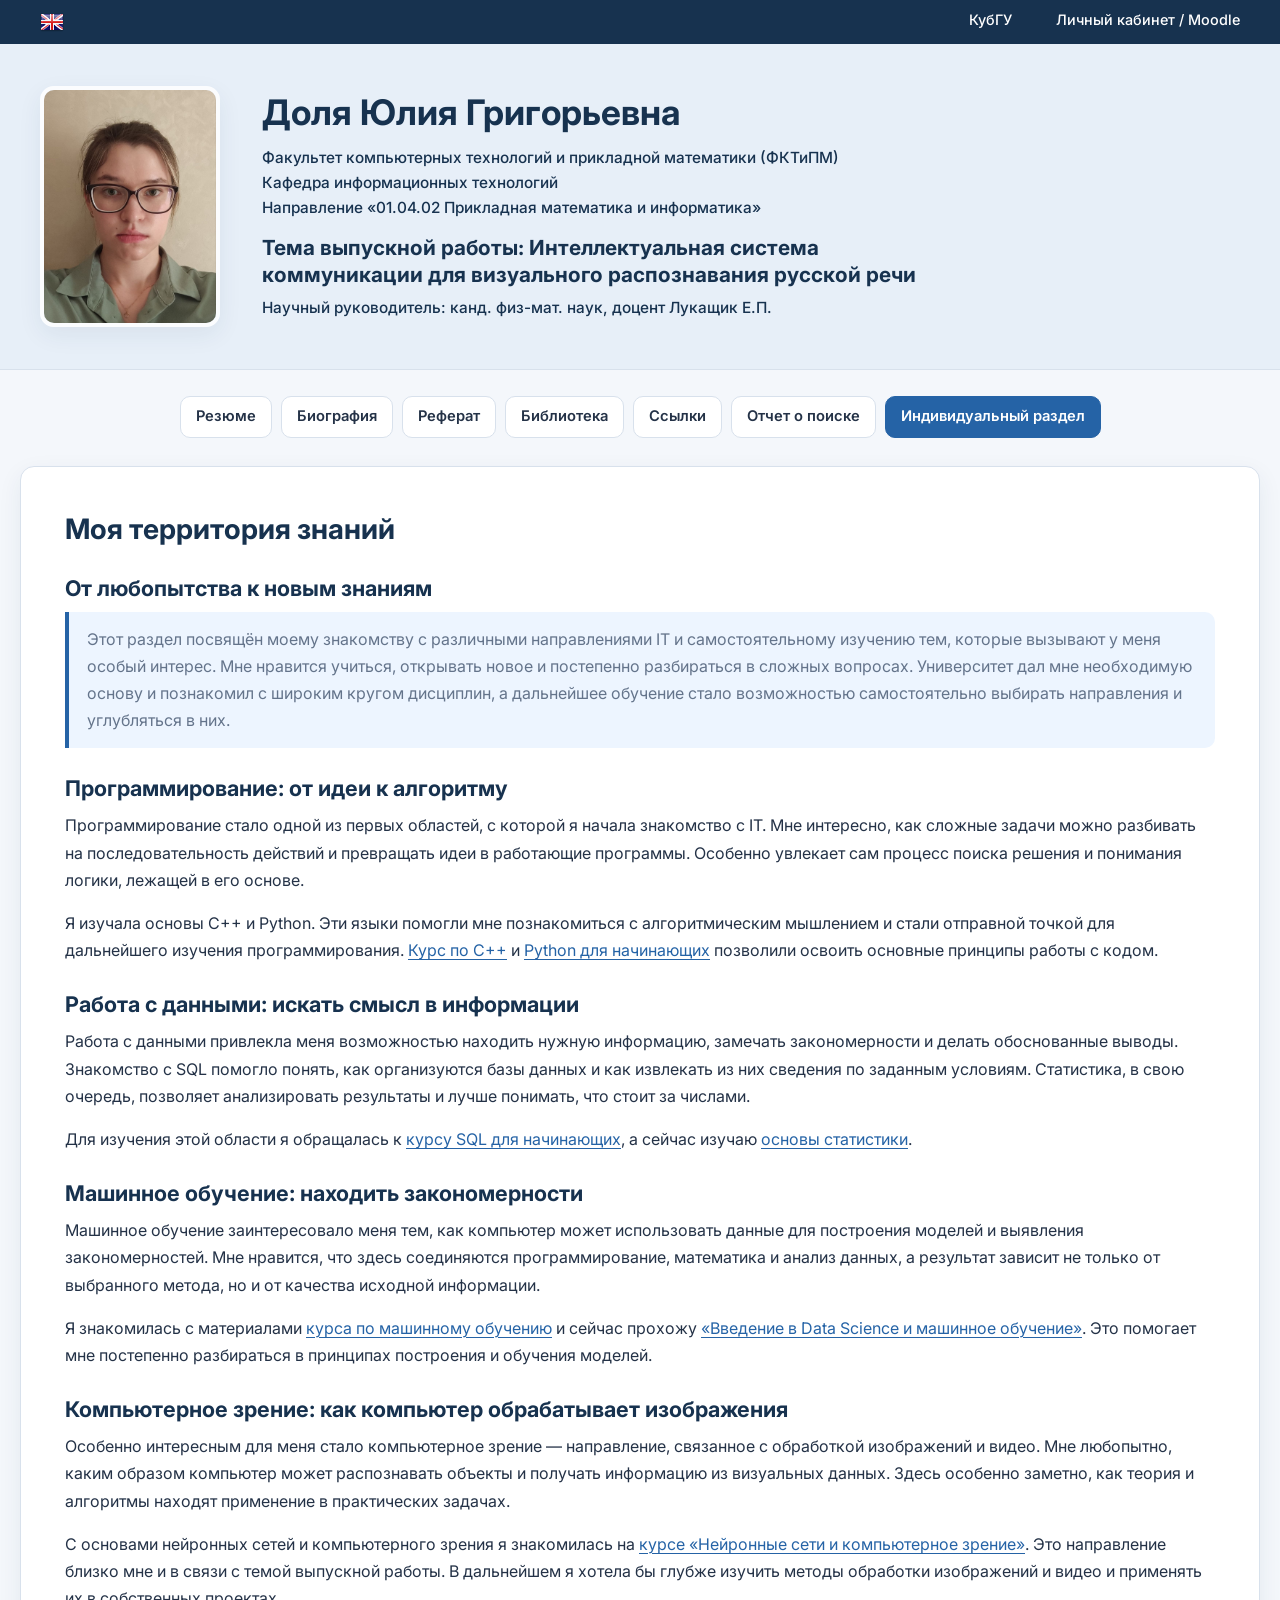
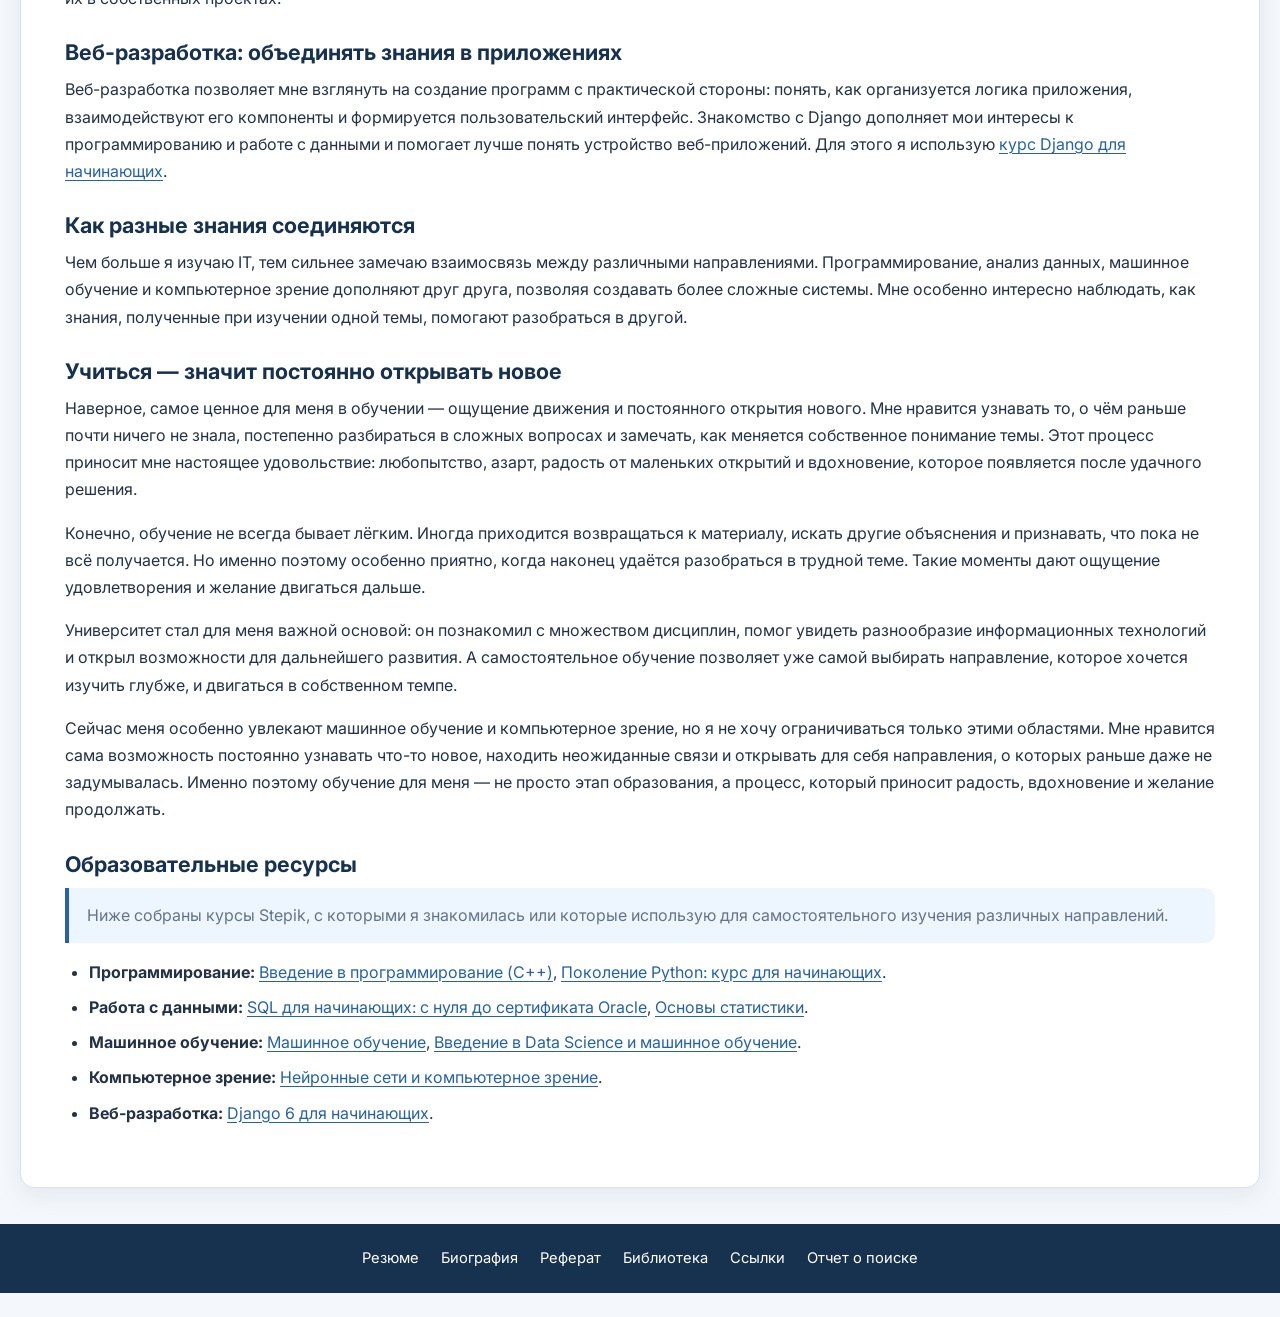
<file: ind/index.html>
<!DOCTYPE html>
<html lang="ru">
<head>
    <meta charset="UTF-8">
    <meta name="viewport" content="width=device-width, initial-scale=1.0">
    <meta name="robots" content="noindex,nofollow">
    <title>Моя территория знаний — Персональный сайт</title>
    <link rel="stylesheet" type="text/css" href="../css/master_style.css">
</head>
<body>
    <div id="topblock">
        <div id="langbox">
            <a href="../indexe.html">
                <img src="../images/en.png" alt="English" title="English" width="24" height="20">
            </a>
        </div>
        <div id="donntu">
            <a href="https://www.kubsu.ru" target="_blank" rel="noopener noreferrer">КубГУ</a> &nbsp;
            <a href="https://moodle.kubsu.ru" target="_blank" rel="noopener noreferrer">Личный кабинет / Moodle</a>
        </div>
    </div>

    <div id="header">
        <div id="header-content">
            <div id="photomag">
                <a href="../ivanov_big.jpg">
                    <img src="../my_photo.jpg" width="180" height="240"
                         title="Студент КубГУ Доля Юлия Григорьевна"
                         alt="Студент КубГУ Доля Юлия Григорьевна">
                </a>
            </div>
            <div id="headertext">
                <h1 class="hdr">Доля Юлия Григорьевна</h1>
                <h3 class="hdr">Факультет компьютерных технологий и прикладной математики (ФКТиПМ)</h3>
                <h3 class="hdr">Кафедра информационных технологий</h3>
                <h3 class="hdr">Направление &laquo;01.04.02 Прикладная математика и информатика&raquo;</h3>
                <h2 class="hdr">Тема выпускной работы: Интеллектуальная система коммуникации для визуального распознавания русской речи</h2>
                <h3 class="hdr">Научный руководитель: канд. физ-мат. наук, доцент Лукащик Е.П.</h3>
            </div>
        </div>
    </div>

    <div id="middleblock">
        <div id="menu">
            <a class="button color" href="../index.html">Резюме</a>
            <a class="button color" href="../bio/index.html">Биография</a>
            <a class="button color" href="../diss/index.html">Реферат</a>
            <a class="button color" href="../library/index.html">Библиотека</a>
            <a class="button color" href="../links/index.html">Ссылки</a>
            <a class="button color" href="../links/report.html">Отчет о поиске</a>
            <a class="button colorfix">Индивидуальный раздел</a>
        </div>

        <div id="maintext">
            <h2>Моя территория знаний</h2>
            <h3>От любопытства к новым знаниям</h3>

            <p class="comment">
                Этот раздел посвящён моему знакомству с различными направлениями IT
                и самостоятельному изучению тем, которые вызывают у меня особый интерес.
                Мне нравится учиться, открывать новое и постепенно разбираться в сложных
                вопросах. Университет дал мне необходимую основу и познакомил с широким
                кругом дисциплин, а дальнейшее обучение стало возможностью самостоятельно
                выбирать направления и углубляться в них.
            </p>

            <h3>Программирование: от идеи к алгоритму</h3>
            <p>
                Программирование стало одной из первых областей, с которой я начала
                знакомство с IT. Мне интересно, как сложные задачи можно разбивать
                на последовательность действий и превращать идеи в работающие программы.
                Особенно увлекает сам процесс поиска решения и понимания логики,
                лежащей в его основе.
            </p>
            <p>
                Я изучала основы C++ и Python. Эти языки помогли мне познакомиться
                с алгоритмическим мышлением и стали отправной точкой для дальнейшего
                изучения программирования.
                <a href="https://stepik.org/course/363/" target="_blank" rel="noopener noreferrer">Курс по C++</a>
                и
                <a href="https://stepik.org/course/58852/syllabus" target="_blank" rel="noopener noreferrer">Python для начинающих</a>
                позволили освоить основные принципы работы с кодом.
            </p>

            <h3>Работа с данными: искать смысл в информации</h3>
            <p>
                Работа с данными привлекла меня возможностью находить нужную информацию,
                замечать закономерности и делать обоснованные выводы. Знакомство с SQL
                помогло понять, как организуются базы данных и как извлекать из них
                сведения по заданным условиям. Статистика, в свою очередь, позволяет
                анализировать результаты и лучше понимать, что стоит за числами.
            </p>
            <p>
                Для изучения этой области я обращалась к
                <a href="https://stepik.org/course/115617/" target="_blank" rel="noopener noreferrer">курсу SQL для начинающих</a>,
                а сейчас изучаю
                <a href="https://stepik.org/course/76/" target="_blank" rel="noopener noreferrer">основы статистики</a>.
            </p>

            <h3>Машинное обучение: находить закономерности</h3>
            <p>
                Машинное обучение заинтересовало меня тем, как компьютер может
                использовать данные для построения моделей и выявления закономерностей.
                Мне нравится, что здесь соединяются программирование, математика
                и анализ данных, а результат зависит не только от выбранного метода,
                но и от качества исходной информации.
            </p>
            <p>
                Я знакомилась с материалами
                <a href="https://stepik.org/course/8057/syllabus" target="_blank" rel="noopener noreferrer">курса по машинному обучению</a>
                и сейчас прохожу
                <a href="https://stepik.org/course/4852/" target="_blank" rel="noopener noreferrer">«Введение в Data Science и машинное обучение»</a>.
                Это помогает мне постепенно разбираться в принципах построения и обучения моделей.
            </p>

            <h3>Компьютерное зрение: как компьютер обрабатывает изображения</h3>
            <p>
                Особенно интересным для меня стало компьютерное зрение — направление,
                связанное с обработкой изображений и видео. Мне любопытно, каким образом
                компьютер может распознавать объекты и получать информацию из визуальных
                данных. Здесь особенно заметно, как теория и алгоритмы находят применение
                в практических задачах.
            </p>
            <p>
                С основами нейронных сетей и компьютерного зрения я знакомилась на
                <a href="https://stepik.org/course/50352/syllabus" target="_blank" rel="noopener noreferrer">курсе «Нейронные сети и компьютерное зрение»</a>.
                Это направление близко мне и в связи с темой выпускной работы.
                В дальнейшем я хотела бы глубже изучить методы обработки изображений
                и видео и применять их в собственных проектах.
            </p>

            <h3>Веб-разработка: объединять знания в приложениях</h3>
            <p>
                Веб-разработка позволяет мне взглянуть на создание программ с практической
                стороны: понять, как организуется логика приложения, взаимодействуют
                его компоненты и формируется пользовательский интерфейс.
                Знакомство с Django дополняет мои интересы к программированию
                и работе с данными и помогает лучше понять устройство веб-приложений.
                Для этого я использую
                <a href="https://stepik.org/course/174634/syllabus" target="_blank" rel="noopener noreferrer">курс Django для начинающих</a>.
            </p>

            <h3>Как разные знания соединяются</h3>
            <p>
                Чем больше я изучаю IT, тем сильнее замечаю взаимосвязь между различными
                направлениями. Программирование, анализ данных, машинное обучение
                и компьютерное зрение дополняют друг друга, позволяя создавать более
                сложные системы. Мне особенно интересно наблюдать, как знания,
                полученные при изучении одной темы, помогают разобраться в другой.
            </p>

            <h3>Учиться — значит постоянно открывать новое</h3>
            <p>
                Наверное, самое ценное для меня в обучении — ощущение движения
                и постоянного открытия нового. Мне нравится узнавать то, о чём раньше
                почти ничего не знала, постепенно разбираться в сложных вопросах
                и замечать, как меняется собственное понимание темы. Этот процесс
                приносит мне настоящее удовольствие: любопытство, азарт, радость
                от маленьких открытий и вдохновение, которое появляется после удачного решения.
            </p>
            <p>
                Конечно, обучение не всегда бывает лёгким. Иногда приходится
                возвращаться к материалу, искать другие объяснения и признавать,
                что пока не всё получается. Но именно поэтому особенно приятно,
                когда наконец удаётся разобраться в трудной теме. Такие моменты
                дают ощущение удовлетворения и желание двигаться дальше.
            </p>
            <p>
                Университет стал для меня важной основой: он познакомил с множеством
                дисциплин, помог увидеть разнообразие информационных технологий
                и открыл возможности для дальнейшего развития. А самостоятельное
                обучение позволяет уже самой выбирать направление, которое хочется
                изучить глубже, и двигаться в собственном темпе.
            </p>
            <p>
                Сейчас меня особенно увлекают машинное обучение и компьютерное зрение,
                но я не хочу ограничиваться только этими областями. Мне нравится сама
                возможность постоянно узнавать что-то новое, находить неожиданные связи
                и открывать для себя направления, о которых раньше даже не задумывалась.
                Именно поэтому обучение для меня — не просто этап образования,
                а процесс, который приносит радость, вдохновение и желание продолжать.
            </p>

            <h3>Образовательные ресурсы</h3>
            <p class="comment">
                Ниже собраны курсы Stepik, с которыми я знакомилась или которые
                использую для самостоятельного изучения различных направлений.
            </p>
            <ul>
                <li><strong>Программирование:</strong>
                    <a href="https://stepik.org/course/363/" target="_blank" rel="noopener noreferrer">Введение в программирование (C++)</a>,
                    <a href="https://stepik.org/course/58852/syllabus" target="_blank" rel="noopener noreferrer">Поколение Python: курс для начинающих</a>.
                </li>
                <li><strong>Работа с данными:</strong>
                    <a href="https://stepik.org/course/115617/" target="_blank" rel="noopener noreferrer">SQL для начинающих: с нуля до сертификата Oracle</a>,
                    <a href="https://stepik.org/course/76/" target="_blank" rel="noopener noreferrer">Основы статистики</a>.
                </li>
                <li><strong>Машинное обучение:</strong>
                    <a href="https://stepik.org/course/8057/syllabus" target="_blank" rel="noopener noreferrer">Машинное обучение</a>,
                    <a href="https://stepik.org/course/4852/" target="_blank" rel="noopener noreferrer">Введение в Data Science и машинное обучение</a>.
                </li>
                <li><strong>Компьютерное зрение:</strong>
                    <a href="https://stepik.org/course/50352/syllabus" target="_blank" rel="noopener noreferrer">Нейронные сети и компьютерное зрение</a>.
                </li>
                <li><strong>Веб-разработка:</strong>
                    <a href="https://stepik.org/course/174634/syllabus" target="_blank" rel="noopener noreferrer">Django 6 для начинающих</a>.
                </li>
            </ul>
        </div>
    </div>

    <div id="menub">
        <a class="mitemb" href="../index.html">Резюме</a>
        <a class="mitemb" href="../bio/index.htm">Биография</a>
        <a class="mitemb" href="../diss/index.html">Реферат</a>
        <a class="mitemb" href="../library/index.html">Библиотека</a>
        <a class="mitemb" href="../links/index.html">Ссылки</a>
        <a class="mitemb" href="../links/report.html">Отчет о поиске</a>
    </div>
</body>
</html>
</file>
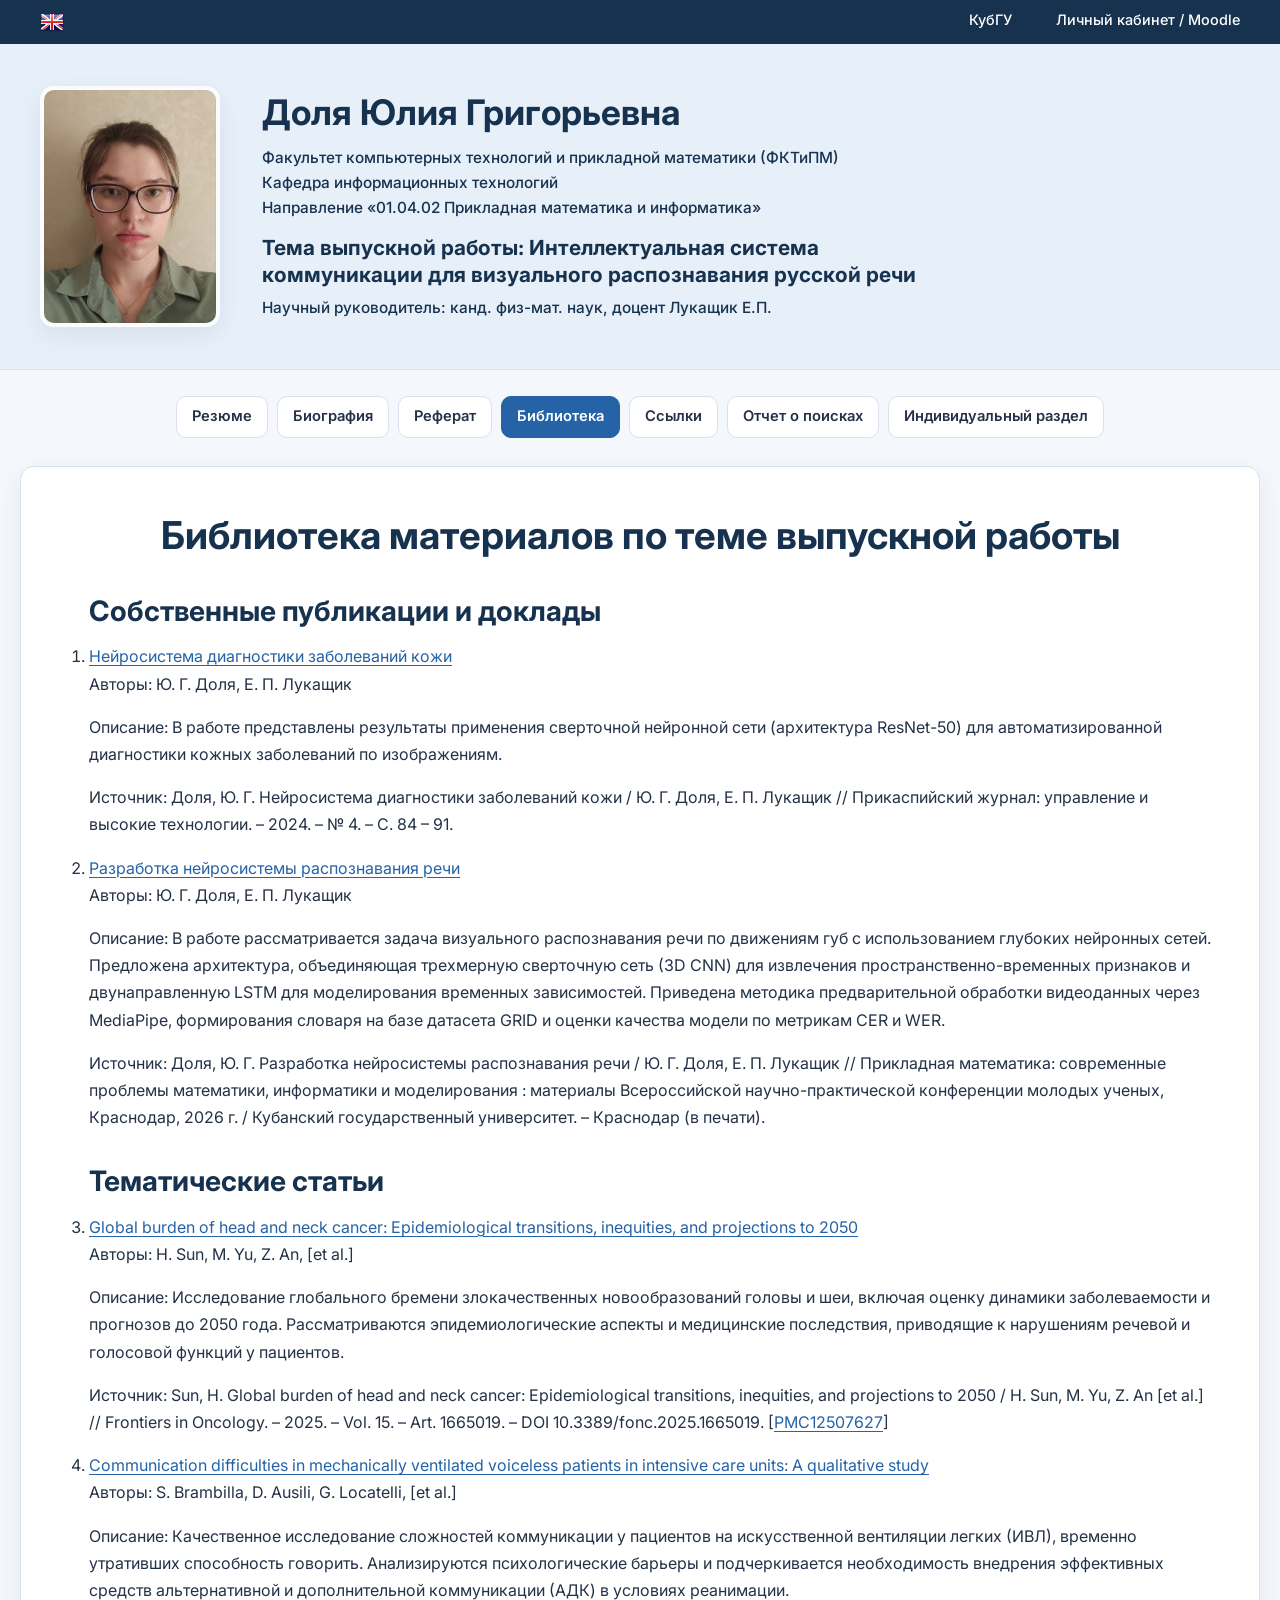
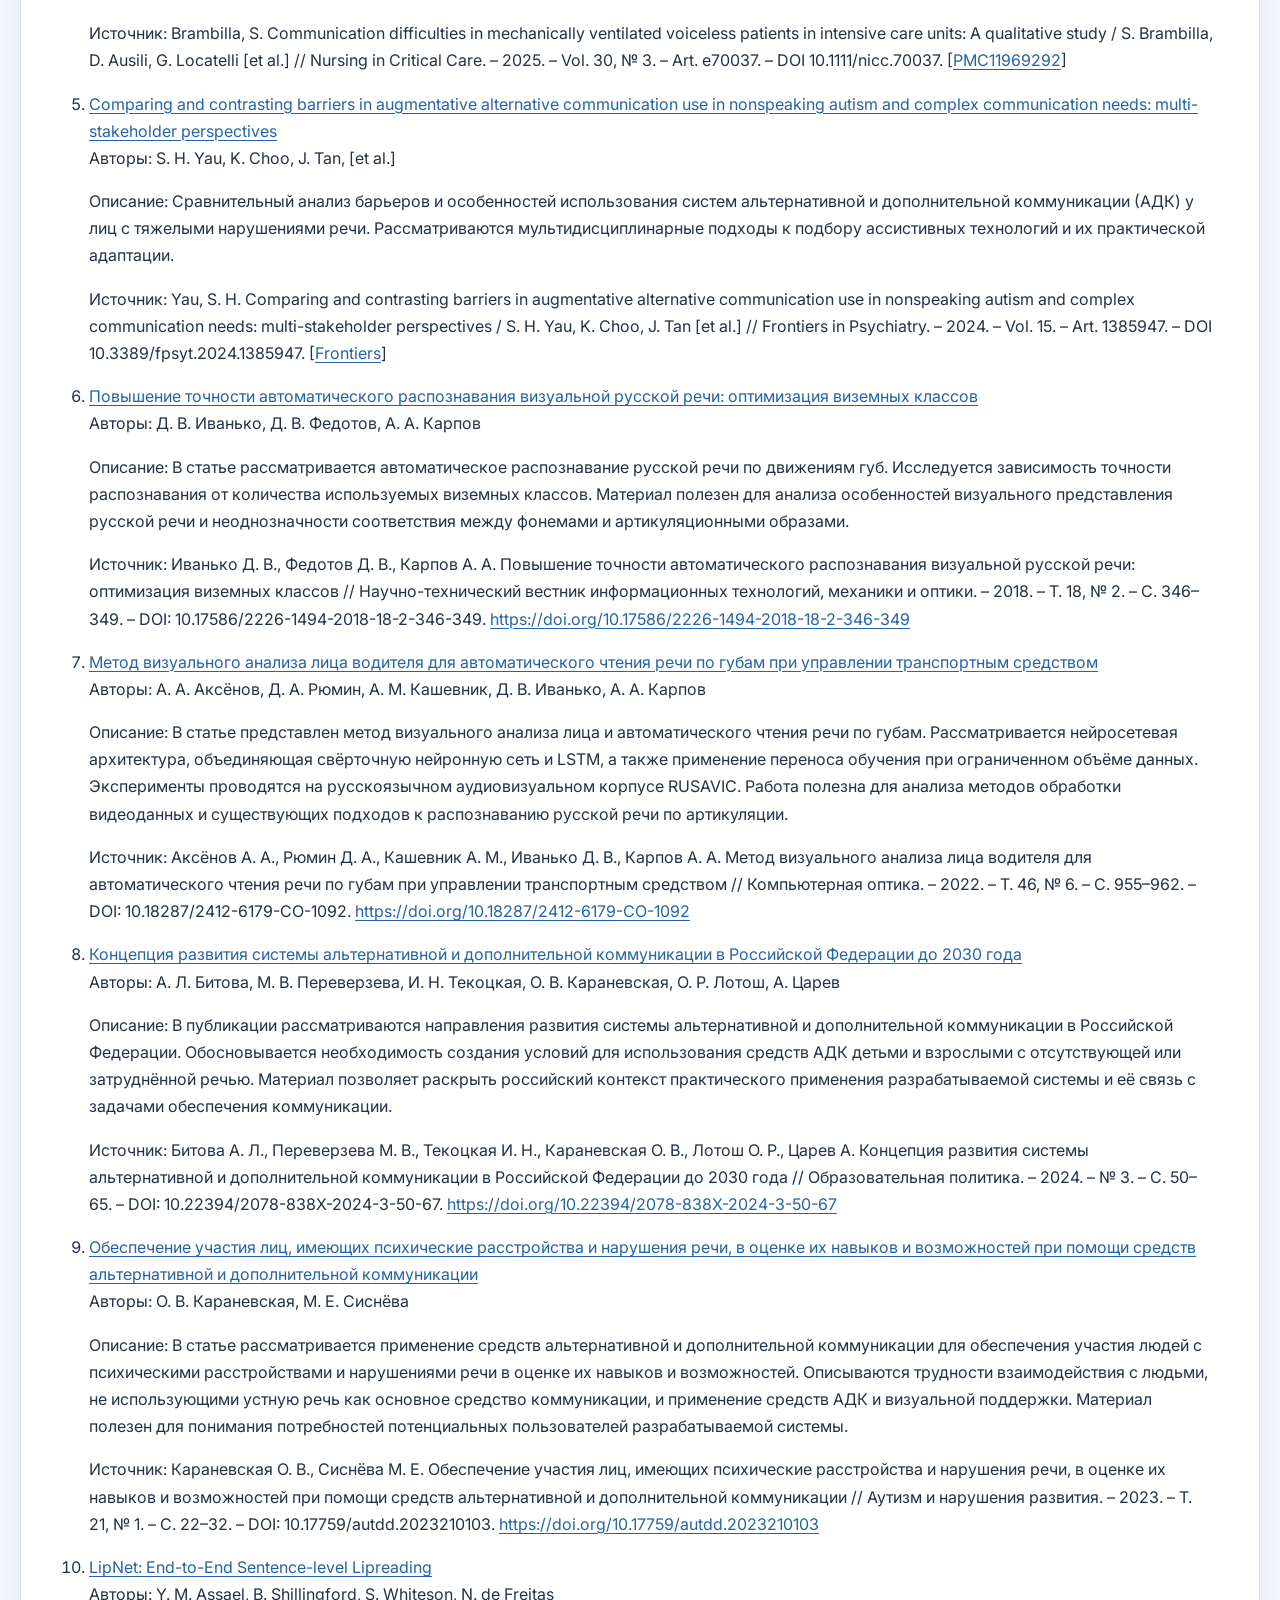
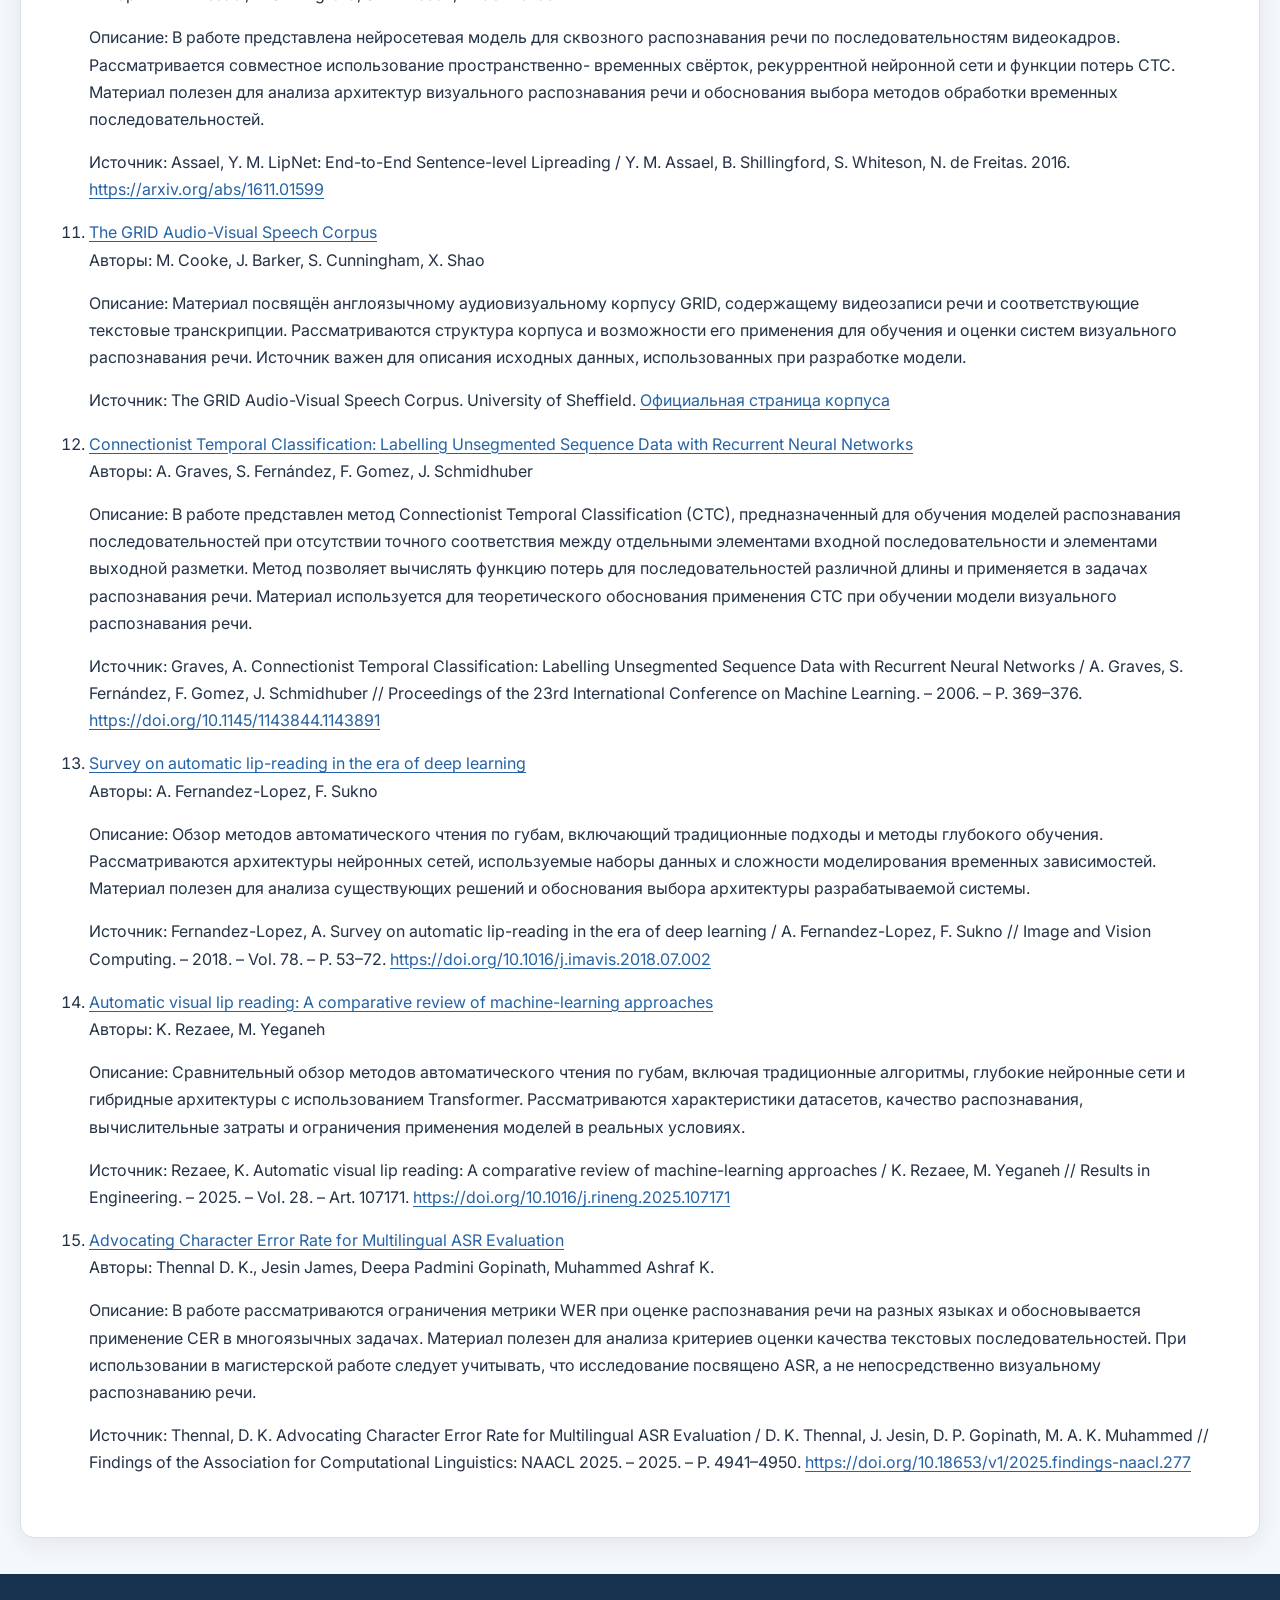
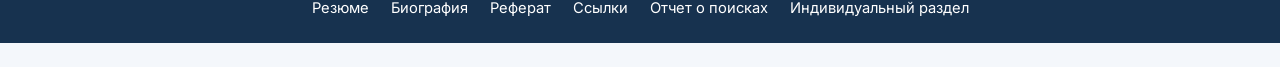
<file: library/index.html>
<!DOCTYPE HTML PUBLIC "-//W3C//DTD HTML 4.01 Transitional//EN" "http://www.w3.org/TR/html4/loose.dtd">
<html lang="ru">
<head>
  <meta http-equiv="Content-Type" content="text/html; charset=utf-8">
  <title>Библиотека - Доля Юлия Григорьевна - Интеллектуальная система коммуникации для визуального распознавания русской речи</title>
  <link rel="stylesheet" type="text/css" href="../css/master_style.css">
</head>

<body lang="ru">

    <div id="topblock"> 
        <div id="langbox">
            <a href="../indexe.html"><img src="../images/en.png" alt="English" title="English" width="24" height="20"></a>
        </div>
        <div id="donntu">
            <a href="https://www.kubsu.ru" target="_blank">КубГУ</a> &nbsp; 
            <a href="https://moodle.kubsu.ru" target="_blank">Личный кабинет / Moodle</a>
        </div>
    </div>

    <div id="header">
        <div id="header-content">
            <div id="photomag">
                <a href="../ivanov_big.jpg">
                    <img src="../my_photo.jpg" width="180" height="240" title="Студент КубГУ Доля Юлия Григорьевна" alt="Студент КубГУ Доля Юлия Григорьевна">
                </a>
            </div>
            <div id="headertext">
                <h1 class="hdr">Доля Юлия Григорьевна</h1>
                <h3 class="hdr">Факультет компьютерных технологий и прикладной математики (ФКТиПМ)</h3>
                <h3 class="hdr">Кафедра информационных технологий</h3>
                <h3 class="hdr">Направление &laquo;01.04.02 Прикладная математика и информатика&raquo;</h3>
                <h2 class="hdr">Тема выпускной работы: Интеллектуальная система коммуникации для визуального распознавания русской речи</h2>
                <h3 class="hdr">Научный руководитель: канд. физ-мат. наук, доцент Лукащик Е.П.</h3>
            </div>
        </div>
    </div>

    <div id="middleblock">
    
        <div id="menu">
            <a class="button color" href="../index.html">Резюме</a>
            <a class="button color" href="../bio/index.html">Биография</a>
            <a class="button color" href="../diss/index.html">Реферат</a>
            <a class="button colorfix">Библиотека</a>
            <a class="button color" href="../links/index.html">Ссылки</a>
            <a class="button color" href="../links/report.html">Отчет о поисках</a> 
            <a class="button color" href="../ind/index.html">Индивидуальный раздел</a>
        </div>
    
        <div id="maintext">
            <h1>Библиотека материалов по теме выпускной работы</h1>
            <ol>
                <h2>Собственные публикации и доклады</h2>

                <li class="lib">
                    <!-- Ссылка ведет сразу на ваш PDF-файл в новой вкладке -->
                    <a href="article1.pdf" target="_blank">Нейросистема диагностики заболеваний кожи</a>
                    <p><span class="cat">Авторы:</span> Ю. Г.&nbsp;Доля, Е. П.&nbsp;Лукащик</p>
                    <p><span class="cat">Описание:</span> В работе представлены результаты применения сверточной нейронной сети (архитектура ResNet-50) для автоматизированной диагностики кожных заболеваний по изображениям.</p> 
                    <p><span class="cat">Источник:</span> Доля, Ю. Г. Нейросистема диагностики заболеваний кожи / Ю. Г. Доля, Е. П. Лукащик // Прикаспийский журнал: управление и высокие технологии. – 2024. – № 4. – С. 84 – 91.</p>
                </li>

                <li class="lib">
                    <a href="article2.pdf" target="_blank">Разработка нейросистемы распознавания речи</a>
                    
                    <p><span class="cat">Авторы:</span> Ю. Г.&nbsp;Доля, Е. П.&nbsp;Лукащик</p>
                    
                    <p><span class="cat">Описание:</span> В работе рассматривается задача визуального распознавания речи по движениям губ с использованием глубоких нейронных сетей. Предложена архитектура, объединяющая трехмерную сверточную сеть (3D CNN) для извлечения пространственно-временных признаков и двунаправленную LSTM для моделирования временных зависимостей. Приведена методика предварительной обработки видеоданных через MediaPipe, формирования словаря на базе датасета GRID и оценки качества модели по метрикам CER и WER.</p> 
                    
                    <p><span class="cat">Источник:</span> Доля, Ю. Г. Разработка нейросистемы распознавания речи / Ю. Г. Доля, Е. П. Лукащик // Прикладная математика: современные проблемы математики, информатики и моделирования : материалы Всероссийской научно-практической конференции молодых ученых, Краснодар, 2026 г. / Кубанский государственный университет. – Краснодар (в печати).</p>
                </li>

                <h2>Тематические статьи</h2>
                <!-- Материал 1 (Sun H. et al., 2025) -->
                <li class="lib">
                    <a href="https://pmc.ncbi.nlm.nih.gov/articles/PMC12507627/" target="_blank">Global burden of head and neck cancer: Epidemiological transitions, inequities, and projections to 2050</a>
                    <p><span class="cat">Авторы:</span> H.&nbsp;Sun, M.&nbsp;Yu, Z.&nbsp;An, [et al.]</p>
                    <p><span class="cat">Описание:</span> Исследование глобального бремени злокачественных новообразований головы и шеи, включая оценку динамики заболеваемости и прогнозов до 2050 года. Рассматриваются эпидемиологические аспекты и медицинские последствия, приводящие к нарушениям речевой и голосовой функций у пациентов.</p>
                    <p><span class="cat">Источник:</span> Sun, H. Global burden of head and neck cancer: Epidemiological transitions, inequities, and projections to 2050 / H. Sun, M. Yu, Z. An [et al.] // Frontiers in Oncology. – 2025. – Vol. 15. – Art. 1665019. – DOI 10.3389/fonc.2025.1665019. [<a href="https://pmc.ncbi.nlm.nih.gov/articles/PMC12507627/" target="_blank">PMC12507627</a>]</p>
                </li>

                <!-- Материал 2 (Brambilla S. et al., 2025) -->
                <li class="lib">
                    <a href="https://pmc.ncbi.nlm.nih.gov/articles/PMC11969292/" target="_blank">Communication difficulties in mechanically ventilated voiceless patients in intensive care units: A qualitative study</a>
                    <p><span class="cat">Авторы:</span> S.&nbsp;Brambilla, D.&nbsp;Ausili, G.&nbsp;Locatelli, [et al.]</p>
                    <p><span class="cat">Описание:</span> Качественное исследование сложностей коммуникации у пациентов на искусственной вентиляции легких (ИВЛ), временно утративших способность говорить. Анализируются психологические барьеры и подчеркивается необходимость внедрения эффективных средств альтернативной и дополнительной коммуникации (АДК) в условиях реанимации.</p>
                    <p><span class="cat">Источник:</span> Brambilla, S. Communication difficulties in mechanically ventilated voiceless patients in intensive care units: A qualitative study / S. Brambilla, D. Ausili, G. Locatelli [et al.] // Nursing in Critical Care. – 2025. – Vol. 30, № 3. – Art. e70037. – DOI 10.1111/nicc.70037. [<a href="https://pmc.ncbi.nlm.nih.gov/articles/PMC11969292/" target="_blank">PMC11969292</a>]</p>
                </li>

                <!-- Материал 3 (Yau S. H. et al., 2024) -->
                <li class="lib">
                    <a href="https://www.frontiersin.org/journals/psychiatry/articles/10.3389/fpsyt.2024.1385947/full" target="_blank">Comparing and contrasting barriers in augmentative alternative communication use in nonspeaking autism and complex communication needs: multi-stakeholder perspectives</a>
                    <p><span class="cat">Авторы:</span> S. H.&nbsp;Yau, K.&nbsp;Choo, J.&nbsp;Tan, [et al.]</p>
                    <p><span class="cat">Описание:</span> Сравнительный анализ барьеров и особенностей использования систем альтернативной и дополнительной коммуникации (АДК) у лиц с тяжелыми нарушениями речи. Рассматриваются мультидисциплинарные подходы к подбору ассистивных технологий и их практической адаптации.</p>
                    <p><span class="cat">Источник:</span> Yau, S. H. Comparing and contrasting barriers in augmentative alternative communication use in nonspeaking autism and complex communication needs: multi-stakeholder perspectives / S. H. Yau, K. Choo, J. Tan [et al.] // Frontiers in Psychiatry. – 2024. – Vol. 15. – Art. 1385947. – DOI 10.3389/fpsyt.2024.1385947. [<a href="https://www.frontiersin.org/journals/psychiatry/articles/10.3389/fpsyt.2024.1385947/full" target="_blank">Frontiers</a>]</p>
                </li>
                <!-- Материал 1. Визуальное распознавание русской речи -->
                <li class="lib">
                    <a href="https://ntv.ifmo.ru/ru/article/17643/povyshenie_tochnosti_avtomaticheskogo_raspoznavaniya_vizualnoy_russkoy_rechi%3A_optimizaciya_vizemnyh_klassov.htm"
                    target="_blank" rel="noopener noreferrer">
                        Повышение точности автоматического распознавания
                        визуальной русской речи: оптимизация виземных классов
                    </a>

                    <p><span class="cat">Авторы:</span>
                        Д. В. Иванько, Д. В. Федотов, А. А. Карпов
                    </p>

                    <p><span class="cat">Описание:</span>
                        В статье рассматривается автоматическое распознавание
                        русской речи по движениям губ. Исследуется зависимость
                        точности распознавания от количества используемых
                        виземных классов. Материал полезен для анализа
                        особенностей визуального представления русской речи
                        и неоднозначности соответствия между фонемами
                        и артикуляционными образами.
                    </p>

                    <p><span class="cat">Источник:</span>
                        Иванько Д. В., Федотов Д. В., Карпов А. А. Повышение
                        точности автоматического распознавания визуальной
                        русской речи: оптимизация виземных классов //
                        Научно-технический вестник информационных технологий,
                        механики и оптики. – 2018. – Т. 18, № 2. –
                        С. 346–349. – DOI: 10.17586/2226-1494-2018-18-2-346-349.
                        <a href="https://doi.org/10.17586/2226-1494-2018-18-2-346-349"
                        target="_blank" rel="noopener noreferrer">
                            https://doi.org/10.17586/2226-1494-2018-18-2-346-349
                        </a>
                    </p>
                </li>

                <!-- Материал 2. Чтение речи по губам -->
                <li class="lib">
                    <a href="https://www.computeroptics.ru/KO/Annot/KO46-6/460614.html"
                    target="_blank" rel="noopener noreferrer">
                        Метод визуального анализа лица водителя для автоматического
                        чтения речи по губам при управлении транспортным средством
                    </a>

                    <p><span class="cat">Авторы:</span>
                        А. А. Аксёнов, Д. А. Рюмин, А. М. Кашевник,
                        Д. В. Иванько, А. А. Карпов
                    </p>

                    <p><span class="cat">Описание:</span>
                        В статье представлен метод визуального анализа лица
                        и автоматического чтения речи по губам. Рассматривается
                        нейросетевая архитектура, объединяющая свёрточную
                        нейронную сеть и LSTM, а также применение переноса
                        обучения при ограниченном объёме данных. Эксперименты
                        проводятся на русскоязычном аудиовизуальном корпусе
                        RUSAVIC. Работа полезна для анализа методов обработки
                        видеоданных и существующих подходов к распознаванию
                        русской речи по артикуляции.
                    </p>

                    <p><span class="cat">Источник:</span>
                        Аксёнов А. А., Рюмин Д. А., Кашевник А. М.,
                        Иванько Д. В., Карпов А. А. Метод визуального анализа
                        лица водителя для автоматического чтения речи по губам
                        при управлении транспортным средством //
                        Компьютерная оптика. – 2022. – Т. 46, № 6. –
                        С. 955–962. – DOI: 10.18287/2412-6179-CO-1092.
                        <a href="https://doi.org/10.18287/2412-6179-CO-1092"
                        target="_blank" rel="noopener noreferrer">
                            https://doi.org/10.18287/2412-6179-CO-1092
                        </a>
                    </p>
                </li>

                <!-- Материал 3. Развитие системы АДК в России -->
                <li class="lib">
                    <a href="https://doi.org/10.22394/2078-838X-2024-3-50-67"
                    target="_blank" rel="noopener noreferrer">
                        Концепция развития системы альтернативной и дополнительной
                        коммуникации в Российской Федерации до 2030 года
                    </a>

                    <p><span class="cat">Авторы:</span>
                        А. Л. Битова, М. В. Переверзева, И. Н. Текоцкая,
                        О. В. Караневская, О. Р. Лотош, А. Царев
                    </p>

                    <p><span class="cat">Описание:</span>
                        В публикации рассматриваются направления развития
                        системы альтернативной и дополнительной коммуникации
                        в Российской Федерации. Обосновывается необходимость
                        создания условий для использования средств АДК детьми
                        и взрослыми с отсутствующей или затруднённой речью.
                        Материал позволяет раскрыть российский контекст
                        практического применения разрабатываемой системы
                        и её связь с задачами обеспечения коммуникации.
                    </p>

                    <p><span class="cat">Источник:</span>
                        Битова А. Л., Переверзева М. В., Текоцкая И. Н.,
                        Караневская О. В., Лотош О. Р., Царев А. Концепция
                        развития системы альтернативной и дополнительной
                        коммуникации в Российской Федерации до 2030 года //
                        Образовательная политика. – 2024. – № 3. –
                        С. 50–65. – DOI: 10.22394/2078-838X-2024-3-50-67.
                        <a href="https://doi.org/10.22394/2078-838X-2024-3-50-67"
                        target="_blank" rel="noopener noreferrer">
                            https://doi.org/10.22394/2078-838X-2024-3-50-67
                        </a>
                    </p>
                </li>

                <!-- Материал 4. Практическое применение средств АДК -->
                <li class="lib">
                    <a href="https://psyjournals.ru/journals/autdd/archive/2023_n1/Karanevskaya_Sisneva"
                    target="_blank" rel="noopener noreferrer">
                        Обеспечение участия лиц, имеющих психические расстройства
                        и нарушения речи, в оценке их навыков и возможностей
                        при помощи средств альтернативной и дополнительной коммуникации
                    </a>

                    <p><span class="cat">Авторы:</span>
                        О. В. Караневская, М. Е. Сиснёва
                    </p>

                    <p><span class="cat">Описание:</span>
                        В статье рассматривается применение средств
                        альтернативной и дополнительной коммуникации для
                        обеспечения участия людей с психическими расстройствами
                        и нарушениями речи в оценке их навыков и возможностей.
                        Описываются трудности взаимодействия с людьми,
                        не использующими устную речь как основное средство
                        коммуникации, и применение средств АДК и визуальной
                        поддержки. Материал полезен для понимания потребностей
                        потенциальных пользователей разрабатываемой системы.
                    </p>

                    <p><span class="cat">Источник:</span>
                        Караневская О. В., Сиснёва М. Е. Обеспечение участия лиц,
                        имеющих психические расстройства и нарушения речи,
                        в оценке их навыков и возможностей при помощи средств
                        альтернативной и дополнительной коммуникации //
                        Аутизм и нарушения развития. – 2023. – Т. 21, № 1. –
                        С. 22–32. – DOI: 10.17759/autdd.2023210103.
                        <a href="https://doi.org/10.17759/autdd.2023210103"
                        target="_blank" rel="noopener noreferrer">
                            https://doi.org/10.17759/autdd.2023210103
                        </a>
                    </p>
                </li>

                <li class="lib">
                    <a href="https://arxiv.org/abs/1611.01599" target="_blank"
                    rel="noopener noreferrer">
                        LipNet: End-to-End Sentence-level Lipreading
                    </a>

                    <p><span class="cat">Авторы:</span>
                        Y. M. Assael, B. Shillingford, S. Whiteson, N. de Freitas
                    </p>

                    <p><span class="cat">Описание:</span>
                        В работе представлена нейросетевая модель для сквозного
                        распознавания речи по последовательностям видеокадров.
                        Рассматривается совместное использование пространственно-
                        временных свёрток, рекуррентной нейронной сети и функции
                        потерь CTC. Материал полезен для анализа архитектур
                        визуального распознавания речи и обоснования выбора
                        методов обработки временных последовательностей.
                    </p>

                    <p><span class="cat">Источник:</span>
                        Assael, Y. M. LipNet: End-to-End Sentence-level Lipreading /
                        Y. M. Assael, B. Shillingford, S. Whiteson, N. de Freitas.
                        2016.
                        <a href="https://arxiv.org/abs/1611.01599"
                        target="_blank" rel="noopener noreferrer">
                            https://arxiv.org/abs/1611.01599
                        </a>
                    </p>
                </li>
                <li class="lib">
                    <a href="https://spandh.dcs.shef.ac.uk/gridcorpus/"
                    target="_blank" rel="noopener noreferrer">
                        The GRID Audio-Visual Speech Corpus
                    </a>

                    <p><span class="cat">Авторы:</span>
                        M. Cooke, J. Barker, S. Cunningham, X. Shao
                    </p>

                    <p><span class="cat">Описание:</span>
                        Материал посвящён англоязычному аудиовизуальному корпусу
                        GRID, содержащему видеозаписи речи и соответствующие
                        текстовые транскрипции. Рассматриваются структура корпуса
                        и возможности его применения для обучения и оценки систем
                        визуального распознавания речи. Источник важен для описания
                        исходных данных, использованных при разработке модели.
                    </p>

                    <p><span class="cat">Источник:</span>
                        The GRID Audio-Visual Speech Corpus.
                        University of Sheffield.
                        <a href="https://spandh.dcs.shef.ac.uk/gridcorpus/"
                        target="_blank" rel="noopener noreferrer">
                            Официальная страница корпуса
                        </a>
                    </p>
                </li>
        <li class="lib">
            <a href="https://doi.org/10.1145/1143844.1143891"
            target="_blank" rel="noopener noreferrer">
                Connectionist Temporal Classification: Labelling
                Unsegmented Sequence Data with Recurrent Neural Networks
            </a>

            <p><span class="cat">Авторы:</span>
                A. Graves, S. Fernández, F. Gomez, J. Schmidhuber
            </p>

            <p><span class="cat">Описание:</span>
                В работе представлен метод Connectionist Temporal
                Classification (CTC), предназначенный для обучения
                моделей распознавания последовательностей при отсутствии
                точного соответствия между отдельными элементами входной
                последовательности и элементами выходной разметки.
                Метод позволяет вычислять функцию потерь для последовательностей
                различной длины и применяется в задачах распознавания речи.
                Материал используется для теоретического обоснования
                применения CTC при обучении модели визуального распознавания речи.
            </p>

            <p><span class="cat">Источник:</span>
                Graves, A. Connectionist Temporal Classification:
                Labelling Unsegmented Sequence Data with Recurrent Neural
                Networks / A. Graves, S. Fernández, F. Gomez,
                J. Schmidhuber // Proceedings of the 23rd International
                Conference on Machine Learning. – 2006. –
                P. 369–376.
                <a href="https://doi.org/10.1145/1143844.1143891"
                target="_blank" rel="noopener noreferrer">
                    https://doi.org/10.1145/1143844.1143891
                </a>
            </p>
        </li>
                <li class="lib">
            <a href="https://doi.org/10.1016/j.imavis.2018.07.002"
            target="_blank" rel="noopener noreferrer">
                Survey on automatic lip-reading in the era of deep learning
            </a>

            <p><span class="cat">Авторы:</span>
                A. Fernandez-Lopez, F. Sukno
            </p>

            <p><span class="cat">Описание:</span>
                Обзор методов автоматического чтения по губам,
                включающий традиционные подходы и методы глубокого
                обучения. Рассматриваются архитектуры нейронных сетей,
                используемые наборы данных и сложности моделирования
                временных зависимостей. Материал полезен для анализа
                существующих решений и обоснования выбора архитектуры
                разрабатываемой системы.
            </p>

            <p><span class="cat">Источник:</span>
                Fernandez-Lopez, A. Survey on automatic lip-reading
                in the era of deep learning / A. Fernandez-Lopez,
                F. Sukno // Image and Vision Computing. – 2018. –
                Vol. 78. – P. 53–72.
                <a href="https://doi.org/10.1016/j.imavis.2018.07.002"
                target="_blank" rel="noopener noreferrer">
                    https://doi.org/10.1016/j.imavis.2018.07.002
                </a>
            </p>
        </li>
                            <li class="lib">
                        <a href="https://doi.org/10.1016/j.rineng.2025.107171"
                        target="_blank" rel="noopener noreferrer">
                            Automatic visual lip reading: A comparative review
                            of machine-learning approaches
                        </a>

                        <p><span class="cat">Авторы:</span>
                            K. Rezaee, M. Yeganeh
                        </p>

                        <p><span class="cat">Описание:</span>
                            Сравнительный обзор методов автоматического чтения
                            по губам, включая традиционные алгоритмы, глубокие
                            нейронные сети и гибридные архитектуры с использованием
                            Transformer. Рассматриваются характеристики датасетов,
                            качество распознавания, вычислительные затраты
                            и ограничения применения моделей в реальных условиях.
                        </p>

                        <p><span class="cat">Источник:</span>
                            Rezaee, K. Automatic visual lip reading: A comparative
                            review of machine-learning approaches / K. Rezaee,
                            M. Yeganeh // Results in Engineering. – 2025. –
                            Vol. 28. – Art. 107171.
                            <a href="https://doi.org/10.1016/j.rineng.2025.107171"
                            target="_blank" rel="noopener noreferrer">
                                https://doi.org/10.1016/j.rineng.2025.107171
                            </a>
                        </p>
                    </li>                   
                    <li class="lib">
                    <a href="https://aclanthology.org/2025.findings-naacl.277/"
                    target="_blank" rel="noopener noreferrer">
                        Advocating Character Error Rate for Multilingual ASR Evaluation
                    </a>

                    <p><span class="cat">Авторы:</span>
                        Thennal D. K., Jesin James, Deepa Padmini Gopinath,
                        Muhammed Ashraf K.
                    </p>

                    <p><span class="cat">Описание:</span>
                        В работе рассматриваются ограничения метрики WER
                        при оценке распознавания речи на разных языках
                        и обосновывается применение CER в многоязычных задачах.
                        Материал полезен для анализа критериев оценки качества
                        текстовых последовательностей. При использовании
                        в магистерской работе следует учитывать, что исследование
                        посвящено ASR, а не непосредственно визуальному
                        распознаванию речи.
                    </p>

                    <p><span class="cat">Источник:</span>
                        Thennal, D. K. Advocating Character Error Rate for
                        Multilingual ASR Evaluation / D. K. Thennal,
                        J. Jesin, D. P. Gopinath, M. A. K. Muhammed //
                        Findings of the Association for Computational Linguistics:
                        NAACL 2025. – 2025. – P. 4941–4950.
                        <a href="https://doi.org/10.18653/v1/2025.findings-naacl.277"
                        target="_blank" rel="noopener noreferrer">
                            https://doi.org/10.18653/v1/2025.findings-naacl.277
                        </a>
                    </p>
                </li>
            </ol>
        
        </div> <!-- maintext -->
    
    </div> <!-- middleblock -->

    <div id="menub">
        <a class="mitemb" href="../index.html">Резюме</a>
        <a class="mitemb" href="../bio/index.html">Биография</a>
        <a class="mitemb" href="../diss/index.html">Реферат</a>
        <a class="mitemb" href="../links/index.html">Ссылки</a>
        <a class="mitemb" href="../links/report.html">Отчет о поисках</a> 
        <a class="mitemb" href="../ind/index.html">Индивидуальный раздел</a>
    </div>

</body>
</html>
</file>
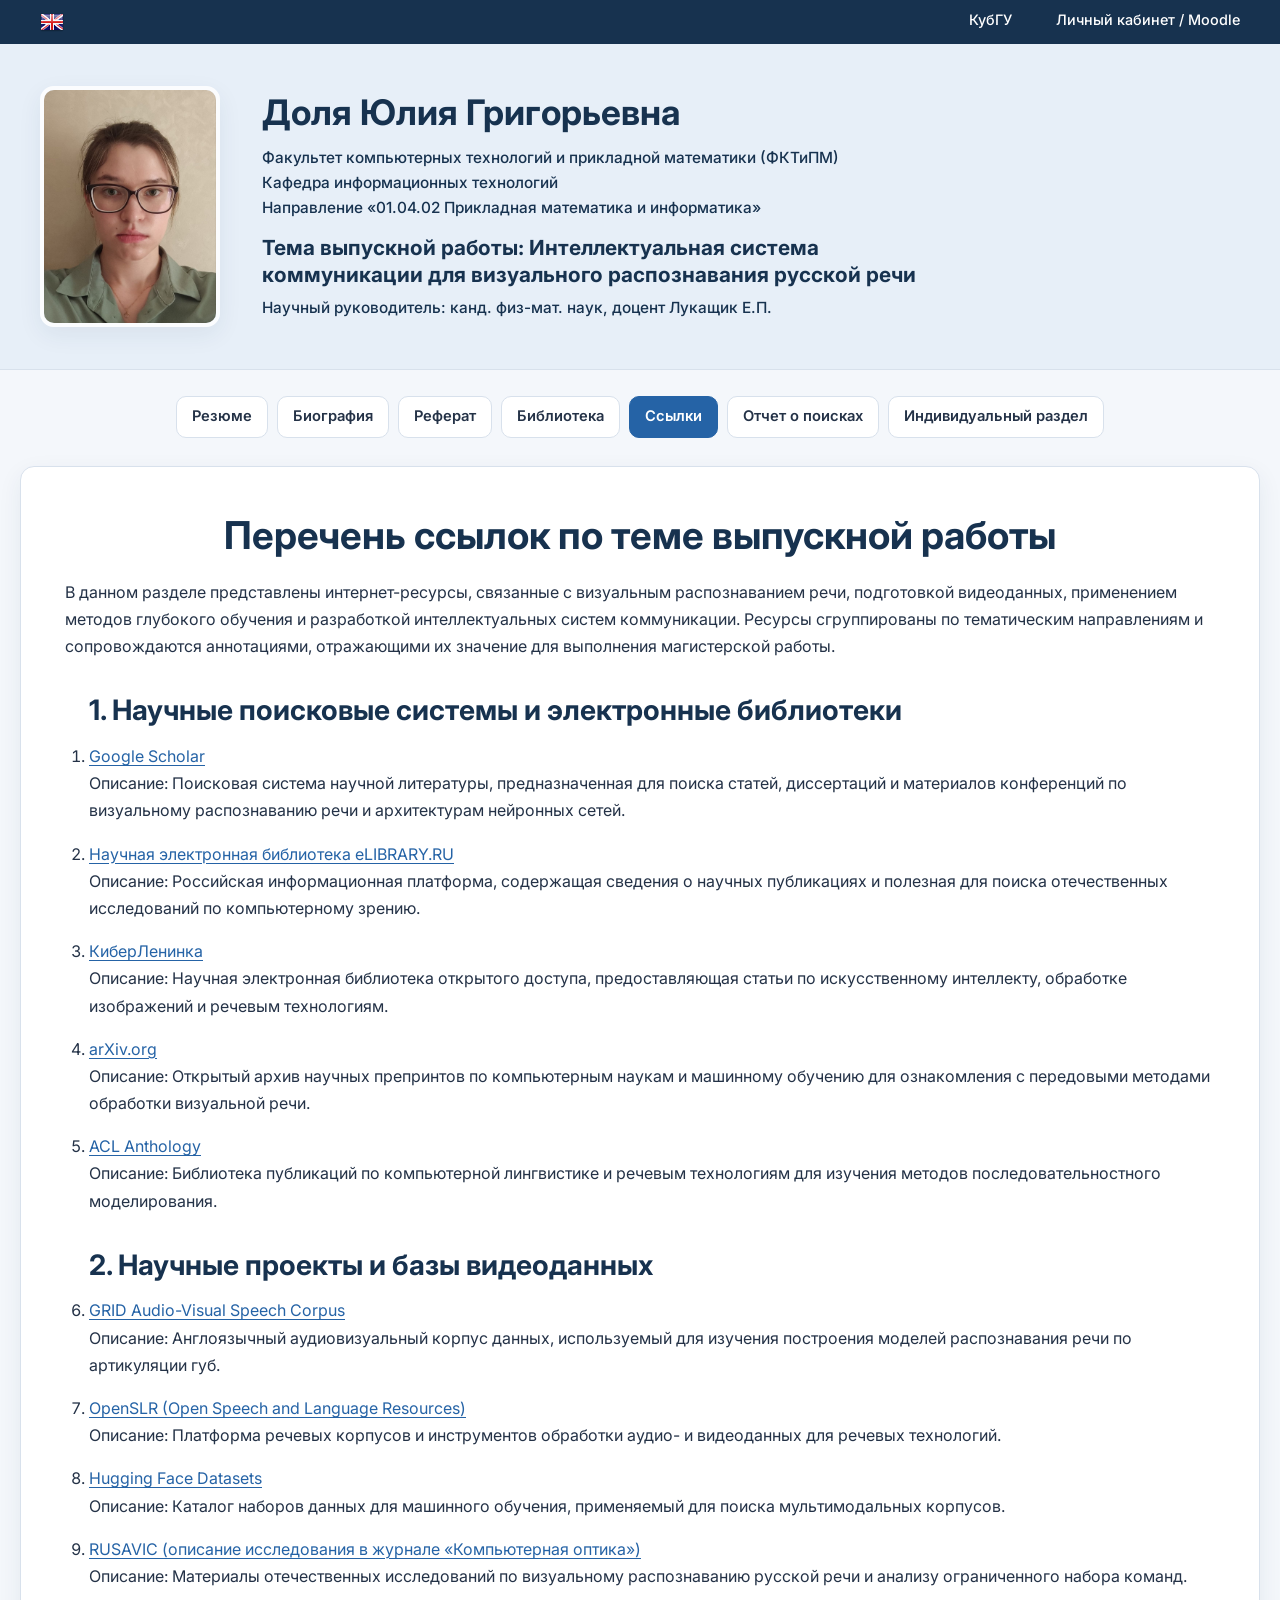
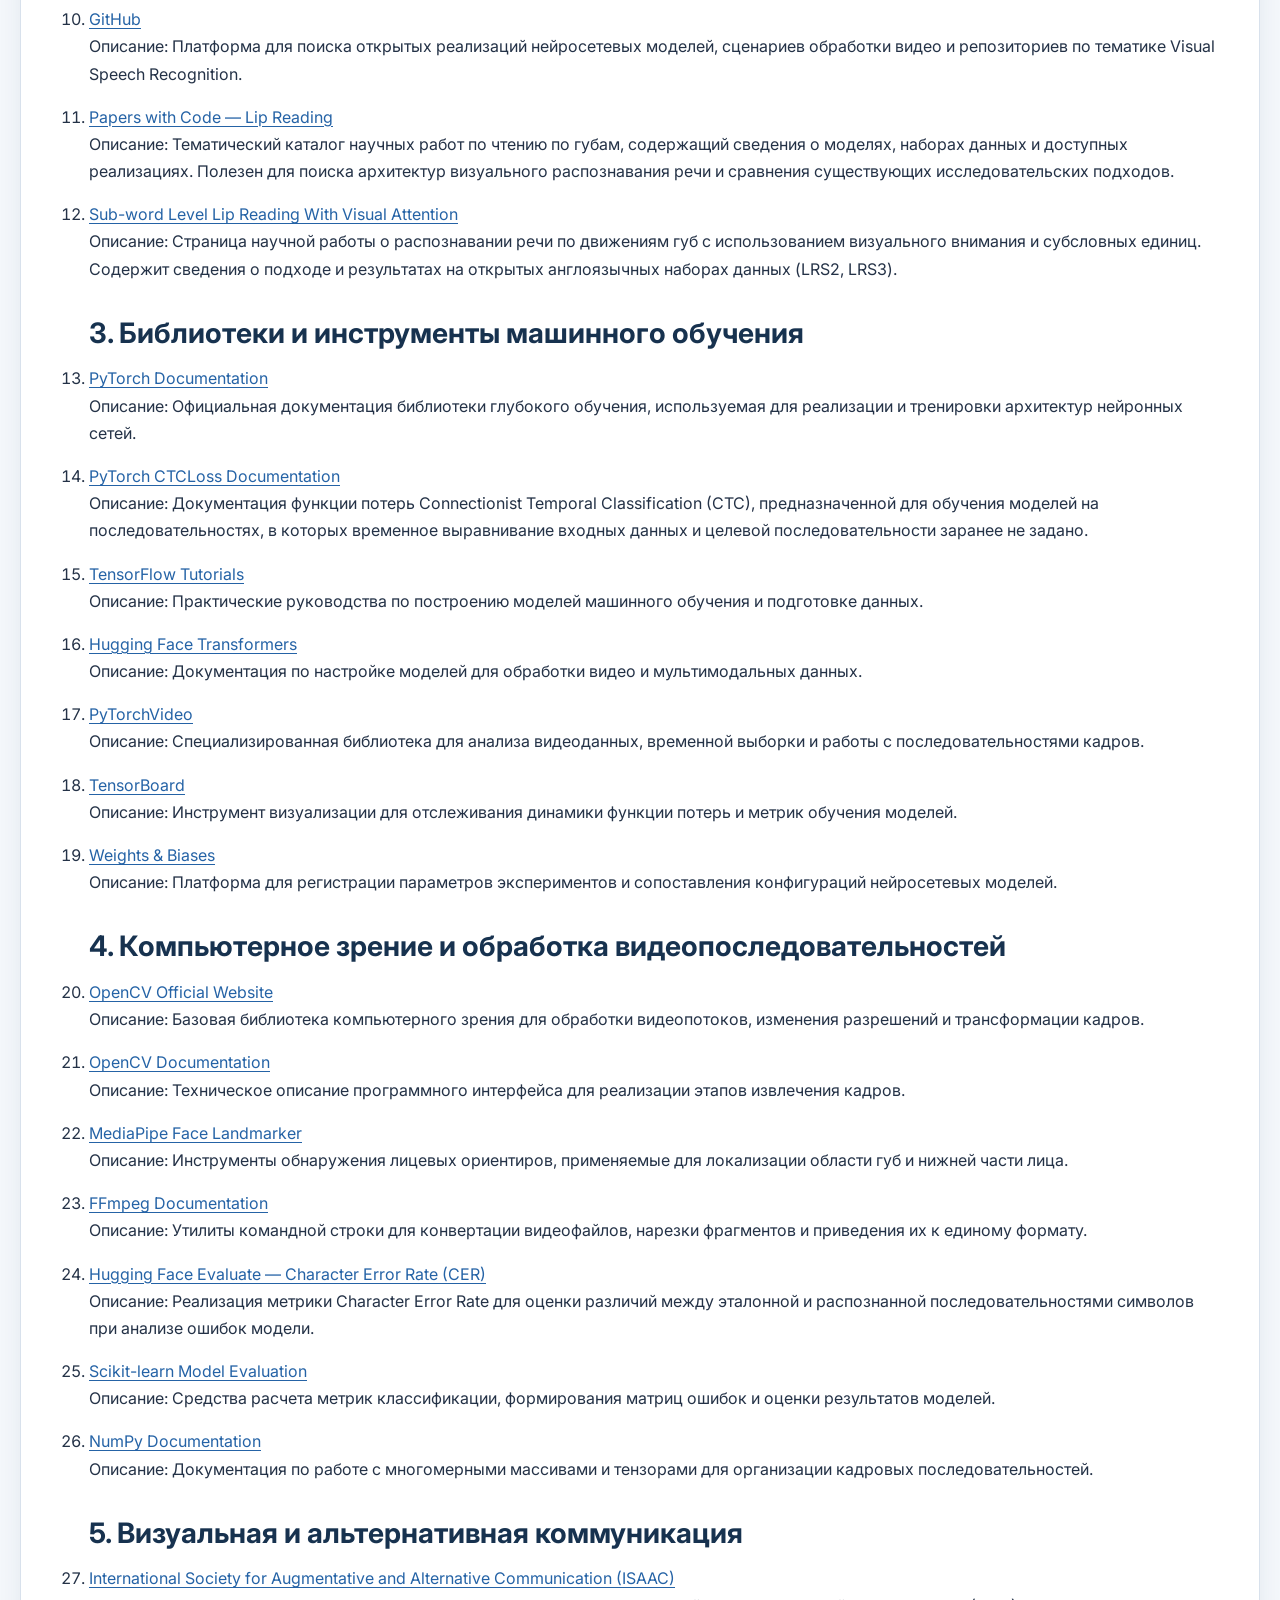
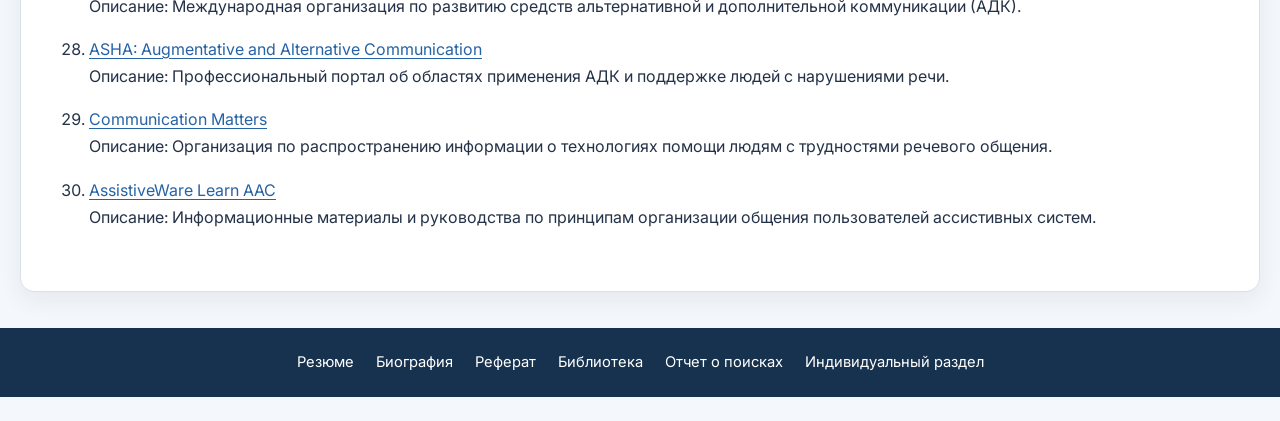
<file: links/index.html>
<!DOCTYPE HTML PUBLIC "-//W3C//DTD HTML 4.01 Transitional//EN" "http://www.w3.org/TR/html4/loose.dtd">
<html lang="ru">
<head>
  <meta http-equiv="Content-Type" content="text/html; charset=utf-8">
  <title>Ссылки — Доля Юлия Григорьевна — Система АДК на основе визуального распознавания речи</title>
  <link rel="stylesheet" type="text/css" href="../css/master_style.css">
</head>

<body lang="ru">

    <div id="topblock"> 
        <div id="langbox">
            <a href="../indexe.html"><img src="../images/en.png" alt="English" title="English" width="24" height="20"></a>
        </div>
        <div id="donntu">
            <a href="https://www.kubsu.ru" target="_blank">КубГУ</a> &nbsp; 
            <a href="https://moodle.kubsu.ru" target="_blank">Личный кабинет / Moodle</a>
        </div>
    </div>

    <div id="header">
        <div id="header-content">
            <div id="photomag">
                <a href="../ivanov_big.jpg">
                    <img src="../my_photo.jpg" width="180" height="240" title="Студент КубГУ Доля Юлия Григорьевна" alt="Студент КубГУ Доля Юлия Григорьевна">
                </a>
            </div>
            <div id="headertext">
                <h1 class="hdr">Доля Юлия Григорьевна</h1>
                <h3 class="hdr">Факультет компьютерных технологий и прикладной математики (ФКТиПМ)</h3>
                <h3 class="hdr">Кафедра информационных технологий</h3>
                <h3 class="hdr">Направление &laquo;01.04.02 Прикладная математика и информатика&raquo;</h3>
                <h2 class="hdr">Тема выпускной работы: Интеллектуальная система коммуникации для визуального распознавания русской речи</h2>
                <h3 class="hdr">Научный руководитель: канд. физ-мат. наук, доцент Лукащик Е.П.</h3>
            </div>
        </div>
    </div>

    <div id="middleblock">
    
        <div id="menu">
            <a class="button color" href="../index.html">Резюме</a>
            <a class="button color" href="../bio/index.html">Биография</a>
            <a class="button color" href="../diss/index.html">Реферат</a>
            <a class="button color" href="../library/index.html">Библиотека</a>
            <a class="button colorfix">Ссылки</a>
            <a class="button color" href="../links/report.html">Отчет о поисках</a> 
            <a class="button color" href="../ind/index.html">Индивидуальный раздел</a>
        </div>
    
        <div id="maintext">
            <h1>Перечень ссылок по теме выпускной работы</h1>
            
            <p>
                В данном разделе представлены интернет-ресурсы, связанные с визуальным
                распознаванием речи, подготовкой видеоданных, применением методов глубокого
                обучения и разработкой интеллектуальных систем коммуникации. Ресурсы
                сгруппированы по тематическим направлениям и сопровождаются аннотациями,
                отражающими их значение для выполнения магистерской работы.
            </p>

            <ol>
                <h2>1. Научные поисковые системы и электронные библиотеки</h2>
                <li class="list">
                    <a href="https://scholar.google.com/" target="_blank" rel="noopener noreferrer">Google Scholar</a>
                    <p><span class="cat">Описание:</span> Поисковая система научной литературы, предназначенная для поиска статей, диссертаций и материалов конференций по визуальному распознаванию речи и архитектурам нейронных сетей.</p>
                </li>
                <li class="list">
                    <a href="https://elibrary.ru/" target="_blank" rel="noopener noreferrer">Научная электронная библиотека eLIBRARY.RU</a>
                    <p><span class="cat">Описание:</span> Российская информационная платформа, содержащая сведения о научных публикациях и полезная для поиска отечественных исследований по компьютерному зрению.</p>
                </li>
                <li class="list">
                    <a href="https://cyberleninka.ru/" target="_blank" rel="noopener noreferrer">КиберЛенинка</a>
                    <p><span class="cat">Описание:</span> Научная электронная библиотека открытого доступа, предоставляющая статьи по искусственному интеллекту, обработке изображений и речевым технологиям.</p>
                </li>
                <li class="list">
                    <a href="https://arxiv.org/" target="_blank" rel="noopener noreferrer">arXiv.org</a>
                    <p><span class="cat">Описание:</span> Открытый архив научных препринтов по компьютерным наукам и машинному обучению для ознакомления с передовыми методами обработки визуальной речи.</p>
                </li>
                <li class="list">
                    <a href="https://aclanthology.org/" target="_blank" rel="noopener noreferrer">ACL Anthology</a>
                    <p><span class="cat">Описание:</span> Библиотека публикаций по компьютерной лингвистике и речевым технологиям для изучения методов последовательностного моделирования.</p>
                </li>

                <h2>2. Научные проекты и базы видеоданных</h2>
                <li class="list">
                    <a href="https://spandh.dcs.shef.ac.uk/gridcorpus/" target="_blank" rel="noopener noreferrer">GRID Audio-Visual Speech Corpus</a>
                    <p><span class="cat">Описание:</span> Англоязычный аудиовизуальный корпус данных, используемый для изучения построения моделей распознавания речи по артикуляции губ.</p>
                </li>
                <li class="list">
                    <a href="https://www.openslr.org/" target="_blank" rel="noopener noreferrer">OpenSLR (Open Speech and Language Resources)</a>
                    <p><span class="cat">Описание:</span> Платформа речевых корпусов и инструментов обработки аудио- и видеоданных для речевых технологий.</p>
                </li>
                <li class="list">
                    <a href="https://huggingface.co/datasets" target="_blank" rel="noopener noreferrer">Hugging Face Datasets</a>
                    <p><span class="cat">Описание:</span> Каталог наборов данных для машинного обучения, применяемый для поиска мультимодальных корпусов.</p>
                </li>
                <li class="list">
                    <a href="https://www.computeroptics.ru/KO/Annot/KO46-6/460614.html" target="_blank" rel="noopener noreferrer">RUSAVIC (описание исследования в журнале &laquo;Компьютерная оптика&raquo;)</a>
                    <p><span class="cat">Описание:</span> Материалы отечественных исследований по визуальному распознаванию русской речи и анализу ограниченного набора команд.</p>
                </li>
                <li class="list">
                    <a href="https://github.com/" target="_blank" rel="noopener noreferrer">GitHub</a>
                    <p><span class="cat">Описание:</span> Платформа для поиска открытых реализаций нейросетевых моделей, сценариев обработки видео и репозиториев по тематике Visual Speech Recognition.</p>
                </li>
                <li class="list">
                    <a href="https://paperswithcode.com/task/lip-reading" target="_blank" rel="noopener noreferrer">Papers with Code — Lip Reading</a>
                    <p><span class="cat">Описание:</span> Тематический каталог научных работ по чтению по губам, содержащий сведения о моделях, наборах данных и доступных реализациях. Полезен для поиска архитектур визуального распознавания речи и сравнения существующих исследовательских подходов.</p>
                </li>
                <li class="list">
                    <a href="https://paperswithcode.com/paper/sub-word-level-lip-reading-with-visual" target="_blank" rel="noopener noreferrer">Sub-word Level Lip Reading With Visual Attention</a>
                    <p><span class="cat">Описание:</span> Страница научной работы о распознавании речи по движениям губ с использованием визуального внимания и субсловных единиц. Содержит сведения о подходе и результатах на открытых англоязычных наборах данных (LRS2, LRS3).</p>
                </li>

                <h2>3. Библиотеки и инструменты машинного обучения</h2>
                <li class="list">
                    <a href="https://docs.pytorch.org/docs/stable/" target="_blank" rel="noopener noreferrer">PyTorch Documentation</a>
                    <p><span class="cat">Описание:</span> Официальная документация библиотеки глубокого обучения, используемая для реализации и тренировки архитектур нейронных сетей.</p>
                </li>
                <li class="list">
                    <a href="https://docs.pytorch.org/docs/stable/generated/torch.nn.modules.loss.CTCLoss.html" target="_blank" rel="noopener noreferrer">PyTorch CTCLoss Documentation</a>
                    <p><span class="cat">Описание:</span> Документация функции потерь Connectionist Temporal Classification (CTC), предназначенной для обучения моделей на последовательностях, в которых временное выравнивание входных данных и целевой последовательности заранее не задано.</p>
                </li>
                <li class="list">
                    <a href="https://www.tensorflow.org/tutorials" target="_blank" rel="noopener noreferrer">TensorFlow Tutorials</a>
                    <p><span class="cat">Описание:</span> Практические руководства по построению моделей машинного обучения и подготовке данных.</p>
                </li>
                <li class="list">
                    <a href="https://huggingface.co/docs/transformers/en/index" target="_blank" rel="noopener noreferrer">Hugging Face Transformers</a>
                    <p><span class="cat">Описание:</span> Документация по настройке моделей для обработки видео и мультимодальных данных.</p>
                </li>
                <li class="list">
                    <a href="https://pytorchvideo.org/" target="_blank" rel="noopener noreferrer">PyTorchVideo</a>
                    <p><span class="cat">Описание:</span> Специализированная библиотека для анализа видеоданных, временной выборки и работы с последовательностями кадров.</p>
                </li>
                <li class="list">
                    <a href="https://www.tensorflow.org/tensorboard" target="_blank" rel="noopener noreferrer">TensorBoard</a>
                    <p><span class="cat">Описание:</span> Инструмент визуализации для отслеживания динамики функции потерь и метрик обучения моделей.</p>
                </li>
                <li class="list">
                    <a href="https://wandb.ai/site" target="_blank" rel="noopener noreferrer">Weights &amp; Biases</a>
                    <p><span class="cat">Описание:</span> Платформа для регистрации параметров экспериментов и сопоставления конфигураций нейросетевых моделей.</p>
                </li>

                <h2>4. Компьютерное зрение и обработка видеопоследовательностей</h2>
                <li class="list">
                    <a href="https://opencv.org/" target="_blank" rel="noopener noreferrer">OpenCV Official Website</a>
                    <p><span class="cat">Описание:</span> Базовая библиотека компьютерного зрения для обработки видеопотоков, изменения разрешений и трансформации кадров.</p>
                </li>
                <li class="list">
                    <a href="https://docs.opencv.org/" target="_blank" rel="noopener noreferrer">OpenCV Documentation</a>
                    <p><span class="cat">Описание:</span> Техническое описание программного интерфейса для реализации этапов извлечения кадров.</p>
                </li>
                <li class="list">
                    <a href="https://ai.google.dev/edge/mediapipe/solutions/vision/face_landmarker" target="_blank" rel="noopener noreferrer">MediaPipe Face Landmarker</a>
                    <p><span class="cat">Описание:</span> Инструменты обнаружения лицевых ориентиров, применяемые для локализации области губ и нижней части лица.</p>
                </li>
                <li class="list">
                    <a href="https://www.ffmpeg.org/documentation.html" target="_blank" rel="noopener noreferrer">FFmpeg Documentation</a>
                    <p><span class="cat">Описание:</span> Утилиты командной строки для конвертации видеофайлов, нарезки фрагментов и приведения их к единому формату.</p>
                </li>
                <li class="list">
                    <a href="https://github.com/huggingface/evaluate/blob/main/metrics/cer/cer.py" target="_blank" rel="noopener noreferrer">Hugging Face Evaluate — Character Error Rate (CER)</a>
                    <p><span class="cat">Описание:</span> Реализация метрики Character Error Rate для оценки различий между эталонной и распознанной последовательностями символов при анализе ошибок модели.</p>
                </li>
                <li class="list">
                    <a href="https://scikit-learn.org/stable/modules/model_evaluation.html" target="_blank" rel="noopener noreferrer">Scikit-learn Model Evaluation</a>
                    <p><span class="cat">Описание:</span> Средства расчета метрик классификации, формирования матриц ошибок и оценки результатов моделей.</p>
                </li>
                <li class="list">
                    <a href="https://numpy.org/doc/" target="_blank" rel="noopener noreferrer">NumPy Documentation</a>
                    <p><span class="cat">Описание:</span> Документация по работе с многомерными массивами и тензорами для организации кадровых последовательностей.</p>
                </li>

                <h2>5. Визуальная и альтернативная коммуникация</h2>
                <li class="list">
                    <a href="https://isaac-online.org/" target="_blank" rel="noopener noreferrer">International Society for Augmentative and Alternative Communication (ISAAC)</a>
                    <p><span class="cat">Описание:</span> Международная организация по развитию средств альтернативной и дополнительной коммуникации (АДК).</p>
                </li>
                <li class="list">
                    <a href="https://www.asha.org/practice-portal/professional-issues/augmentative-and-alternative-communication/" target="_blank" rel="noopener noreferrer">ASHA: Augmentative and Alternative Communication</a>
                    <p><span class="cat">Описание:</span> Профессиональный портал об областях применения АДК и поддержке людей с нарушениями речи.</p>
                </li>
                <li class="list">
                    <a href="https://www.communicationmatters.org.uk/" target="_blank" rel="noopener noreferrer">Communication Matters</a>
                    <p><span class="cat">Описание:</span> Организация по распространению информации о технологиях помощи людям с трудностями речевого общения.</p>
                </li>
                <li class="list">
                    <a href="https://www.assistiveware.com/learn-aac" target="_blank" rel="noopener noreferrer">AssistiveWare Learn AAC</a>
                    <p><span class="cat">Описание:</span> Информационные материалы и руководства по принципам организации общения пользователей ассистивных систем.</p>
                </li>
            </ol>
        </div> <!-- maintext -->
    
    </div> <!-- middleblock -->

    <div id="menub">
        <a class="mitemb" href="../index.html">Резюме</a>
        <a class="mitemb" href="../bio/index.html">Биография</a>
        <a class="mitemb" href="../diss/index.html">Реферат</a>
        <a class="mitemb" href="../library/index.html">Библиотека</a>
        <a class="mitemb" href="report.html">Отчет о поисках</a> 
        <a class="mitemb" href="../ind/index.html">Индивидуальный раздел</a>
    </div>

</body>
</html>
</file>
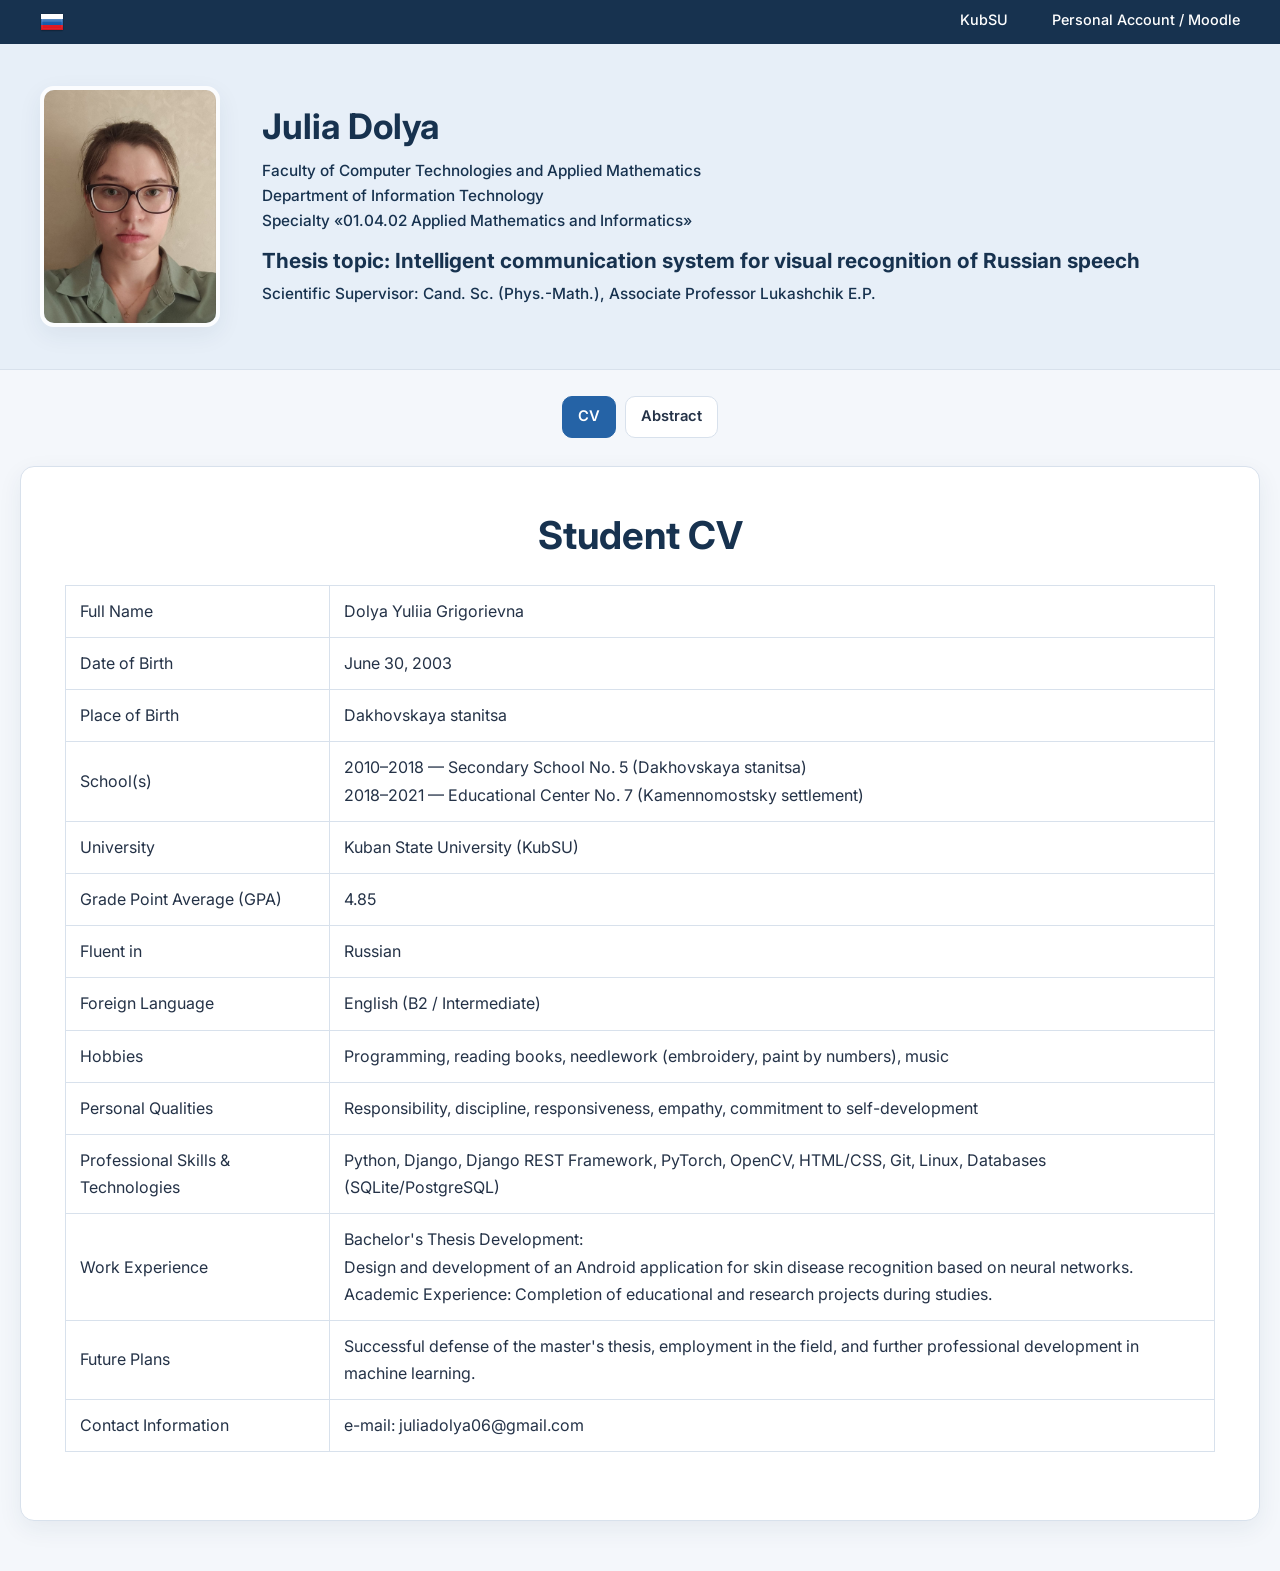
<file: indexe.html>
<!DOCTYPE html>
<html lang="en">
<head>
    <meta charset="UTF-8">
    <meta name="viewport" content="width=device-width, initial-scale=1.0">
    <title>CV - KubSU Student</title>
    <link rel="stylesheet" type="text/css" href="css/master_style.css">
</head>
<body>

    <div id="topblock">
        <div id="langbox">
            <!-- Ссылка ведет обратно на русскую версию index.html -->
            <a href="index.html"><img src="images/ru.png" alt="Russian" title="Russian" width="24" height="20"></a> 
        </div>
        <div id="donntu">
            <a href="https://www.kubsu.ru" target="_blank">KubSU</a> &nbsp; 
            <a href="https://moodle.kubsu.ru" target="_blank">Personal Account / Moodle</a>
        </div>
    </div> <!-- topblock --> 

    <div id="header">
        <div id="header-content">
            <div id="photomag">
                <a href="ivanov_big.jpg">
                    <img src="my_photo.jpg" width="180" height="240" title="Student photo" alt="Student photo">
                </a>
            </div>
            <div id="headertext">
                <h1 class="hdr">Julia Dolya</h1>
                <h3 class="hdr">Faculty of Computer Technologies and Applied Mathematics</h3>
                <h3 class="hdr">Department of Information Technology</h3>
                <h3 class="hdr">Specialty &laquo;01.04.02 Applied Mathematics and Informatics&raquo;</h3>
                <h2 class="hdr">Thesis topic: Intelligent communication system for visual recognition of Russian speech</h2>
                <h3 class="hdr">Scientific Supervisor: Cand. Sc. (Phys.-Math.), Associate Professor Lukashchik E.P.</h3>
            </div>
        </div>
    </div> <!-- header -->

    <div id="middleblock">
        <div id="menu">
            <a class="button colorfix">CV</a>
            <a class="button color" href="diss/indexe.html">Abstract</a>
        </div>
        <div id="maintext">
            <h1>Student CV</h1>
            <table id="resume">
                <tr class="odd">
                    <td class="c1">Full Name</td>
                    <td class="c2">Dolya Yuliia Grigorievna</td>
                </tr>
                <tr class="even">
                    <td class="c1">Date of Birth</td>
                    <td class="c2">June 30, 2003</td>
                </tr>
                <tr class="odd">
                    <td class="c1">Place of Birth</td>
                    <td class="c2">Dakhovskaya stanitsa</td>
                </tr>
                <tr class="even">
                    <td class="c1">School(s)</td>
                    <td class="c2">
                        2010–2018 — Secondary School No. 5 (Dakhovskaya stanitsa)<br>
                        2018–2021 — Educational Center No. 7 (Kamennomostsky settlement)
                    </td>
                </tr>
                <tr class="odd">
                    <td class="c1">University</td>
                    <td class="c2">Kuban State University (KubSU)</td>
                </tr>
                <tr class="even">
                    <td class="c1">Grade Point Average (GPA)</td>
                    <td class="c2">4.85</td>
                </tr>
                <tr class="odd">
                    <td class="c1">Fluent in</td>
                    <td class="c2">Russian</td>
                </tr>
                <tr class="even">
                    <td class="c1">Foreign Language</td>
                    <td class="c2">English (B2 / Intermediate)</td>
                </tr>
                <tr class="odd">
                    <td class="c1">Hobbies</td>
                    <td class="c2">Programming, reading books, needlework (embroidery, paint by numbers), music</td>
                </tr>
                <tr class="even">
                    <td class="c1">Personal Qualities</td>
                    <td class="c2">Responsibility, discipline, responsiveness, empathy, commitment to self-development</td>
                </tr>
                <tr class="odd">
                    <td class="c1">Professional Skills & Technologies</td>
                    <td class="c2">Python, Django, Django REST Framework, PyTorch, OpenCV, HTML/CSS, Git, Linux, Databases (SQLite/PostgreSQL)</td>
                </tr>
                <tr class="even">
                    <td class="c1">Work Experience</td>
                    <td class="c2">
                        Bachelor's Thesis Development:<br>
                        Design and development of an Android application for skin disease recognition based on neural networks.<br>
                        Academic Experience: Completion of educational and research projects during studies.
                    </td>
                </tr>
                <tr class="odd">
                    <td class="c1">Future Plans</td>
                    <td class="c2">
                        Successful defense of the master's thesis, employment in the field, and further professional development in machine learning.
                    </td>
                </tr>
                <tr class="even">
                    <td class="c1">Contact Information</td>
                    <td class="c2">e-mail: juliadolya06@gmail.com</td>
                </tr>
            </table>
        </div> <!-- maintext -->
    </div> <!-- middleblock -->
</body>
</html>
</file>
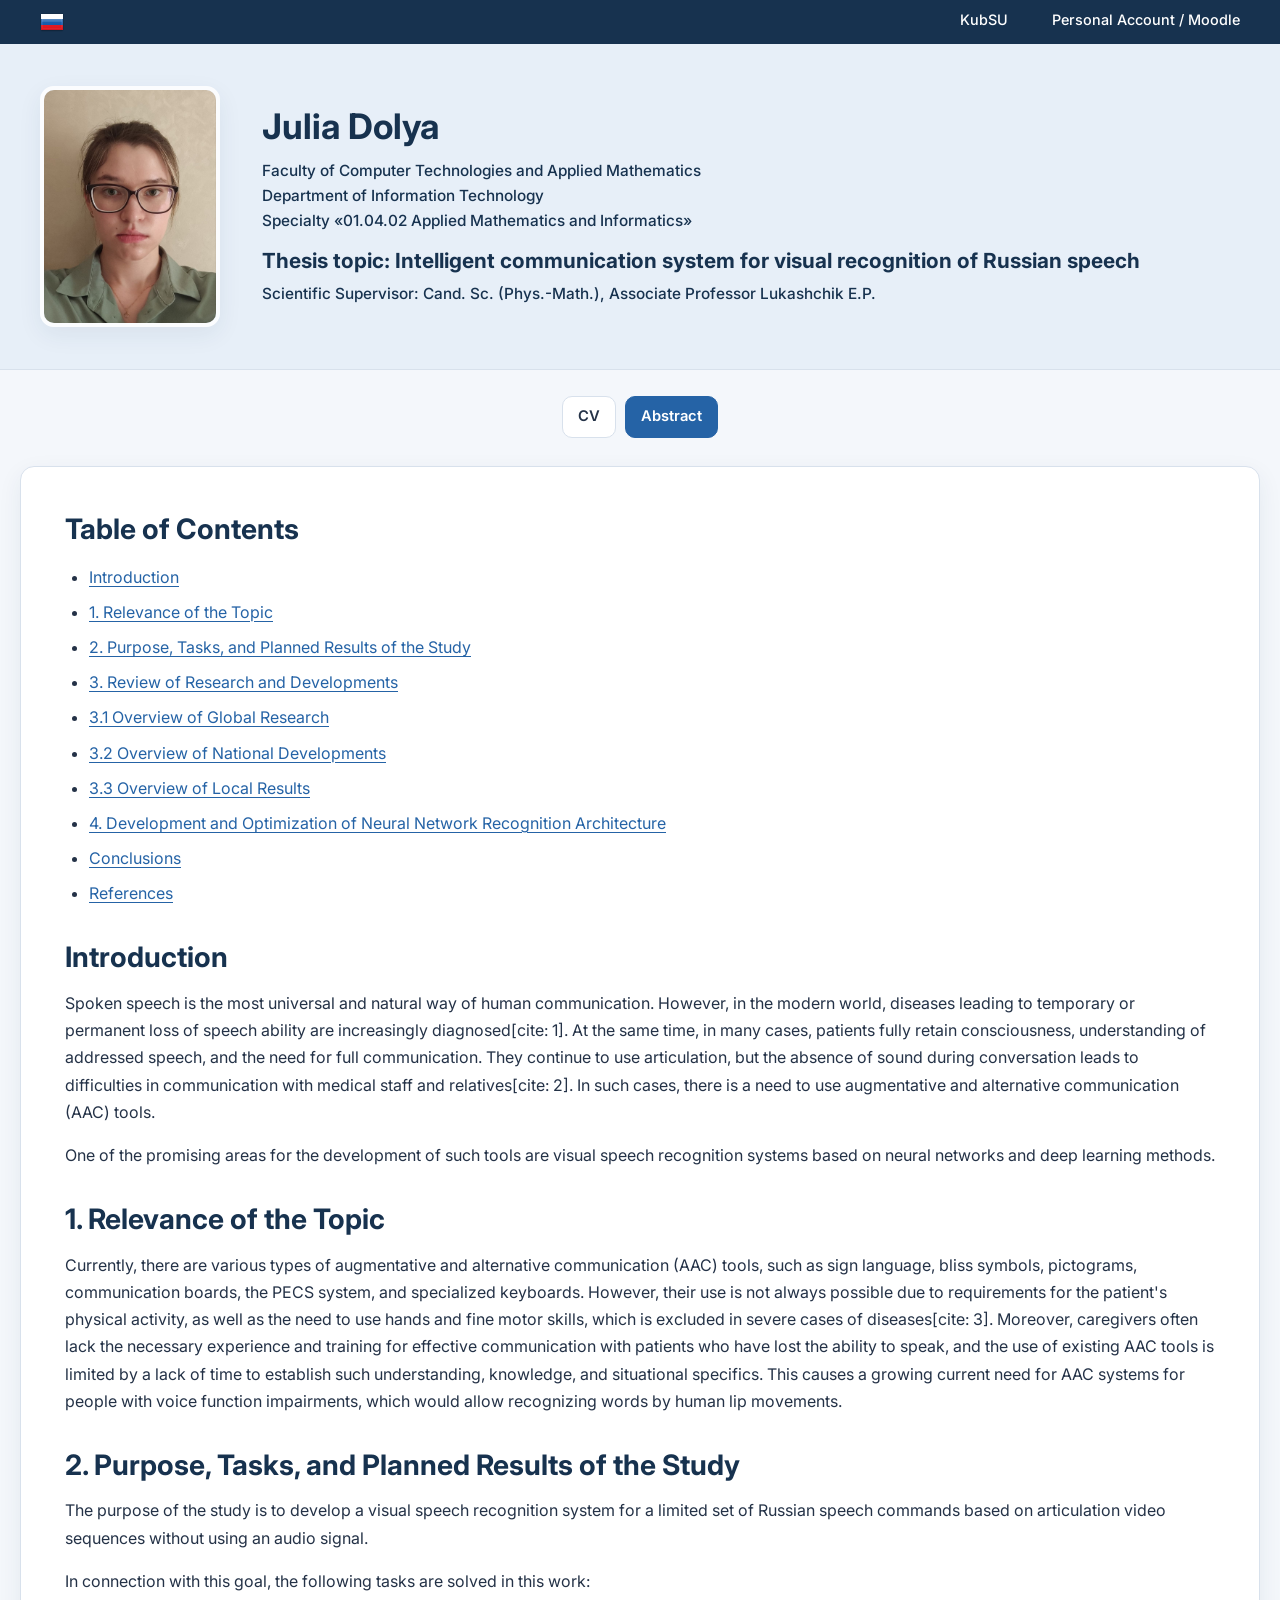
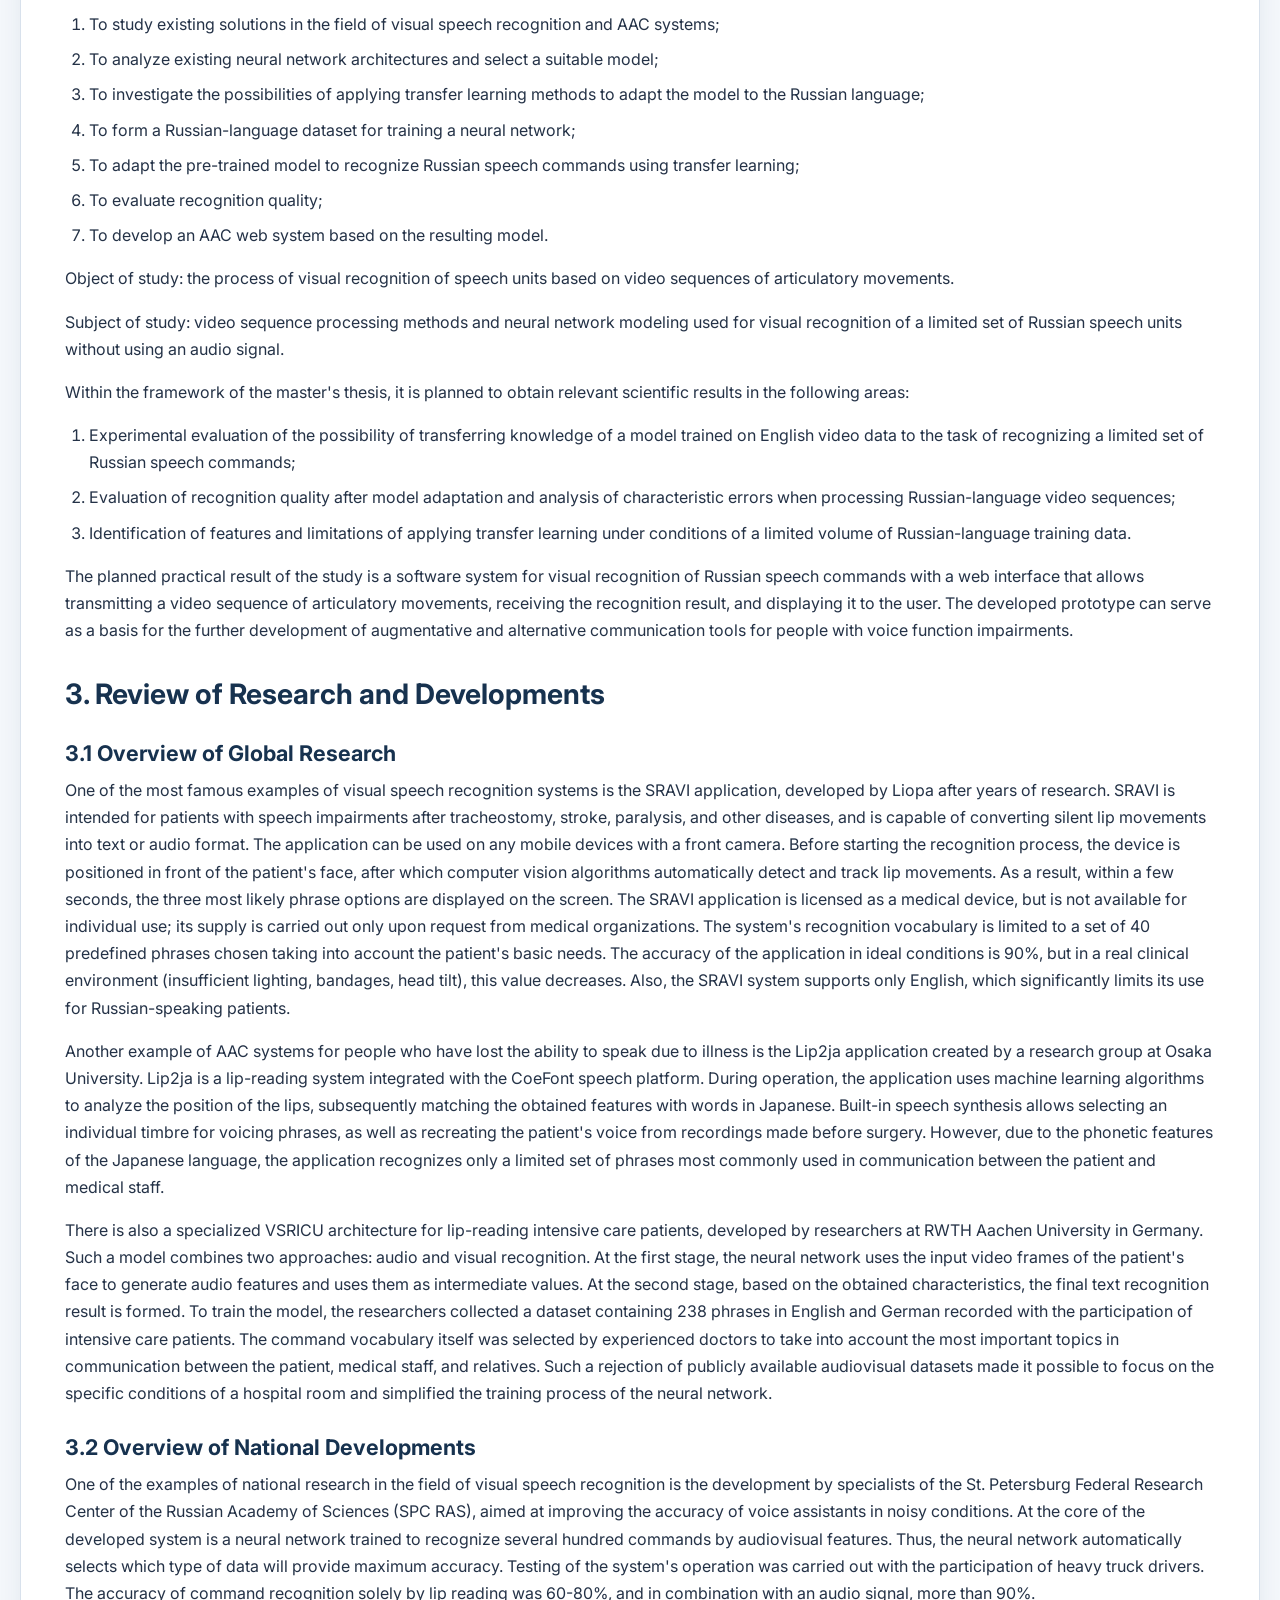
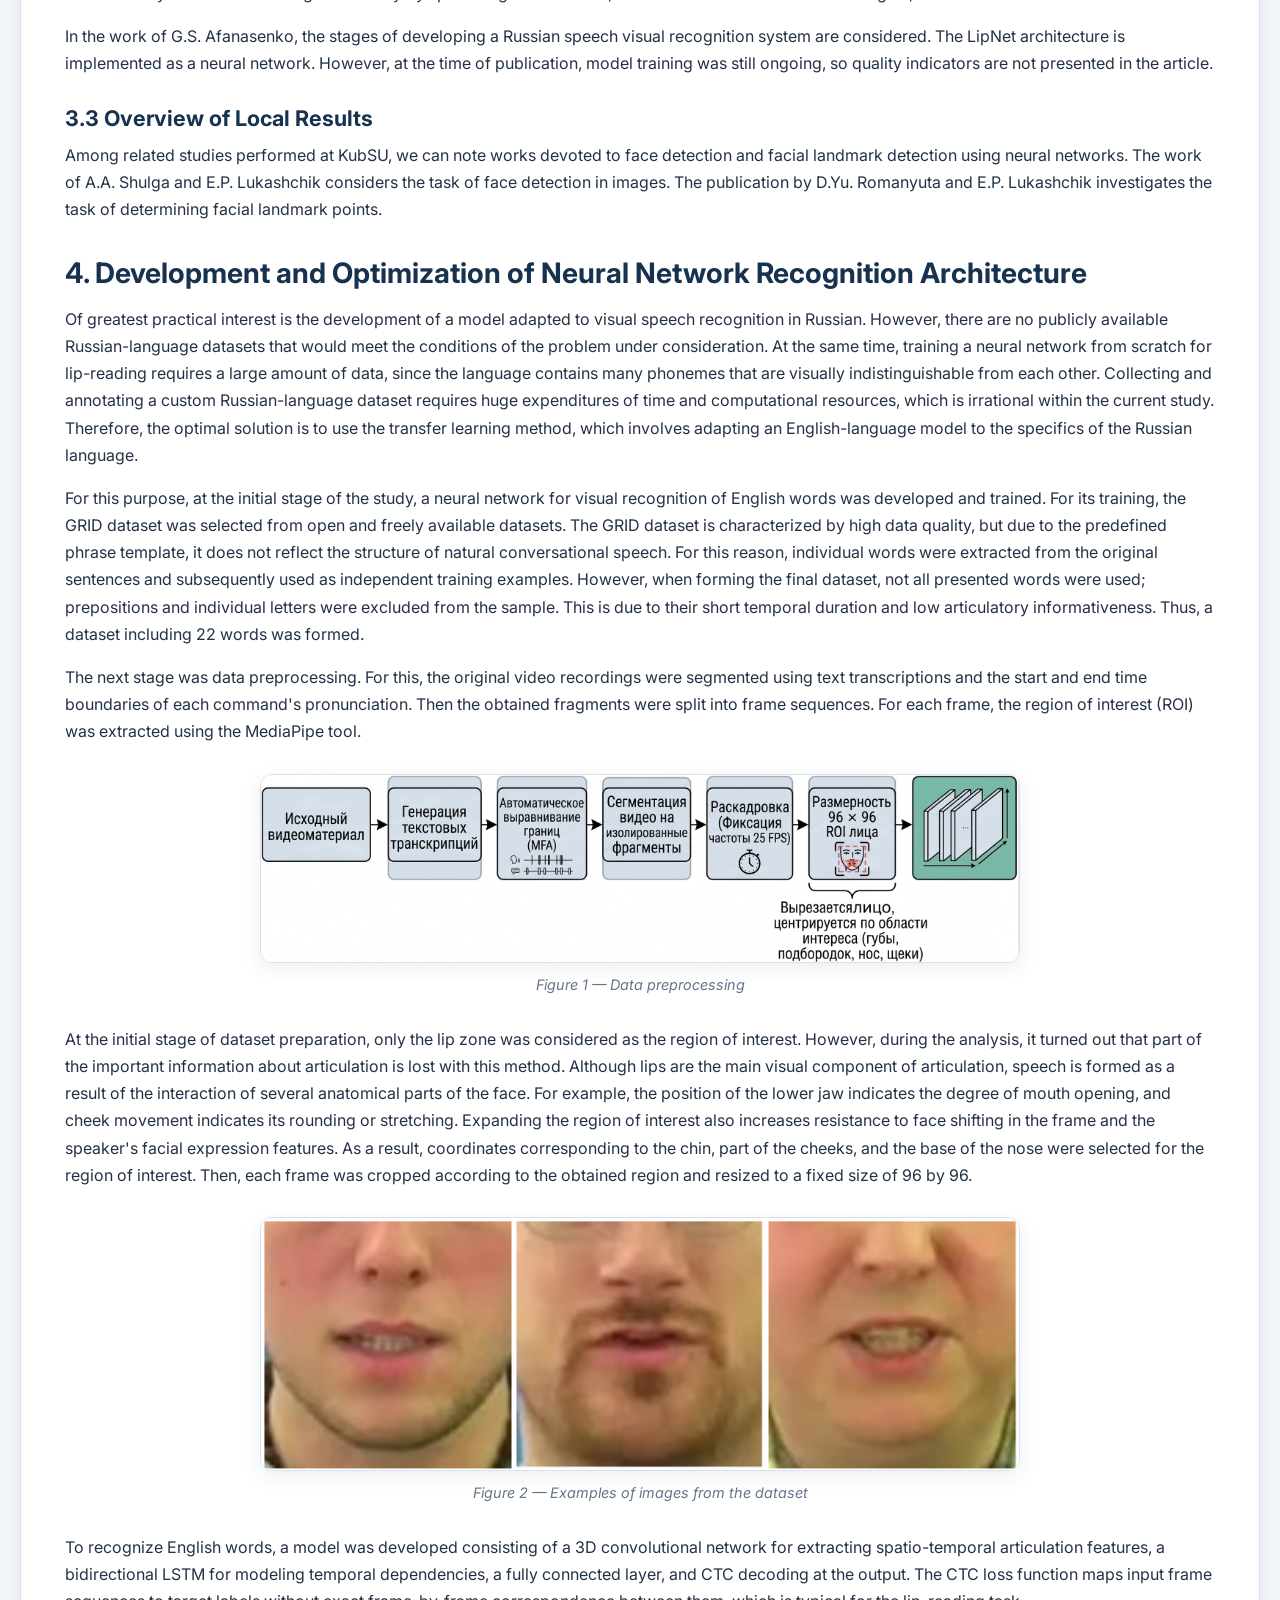
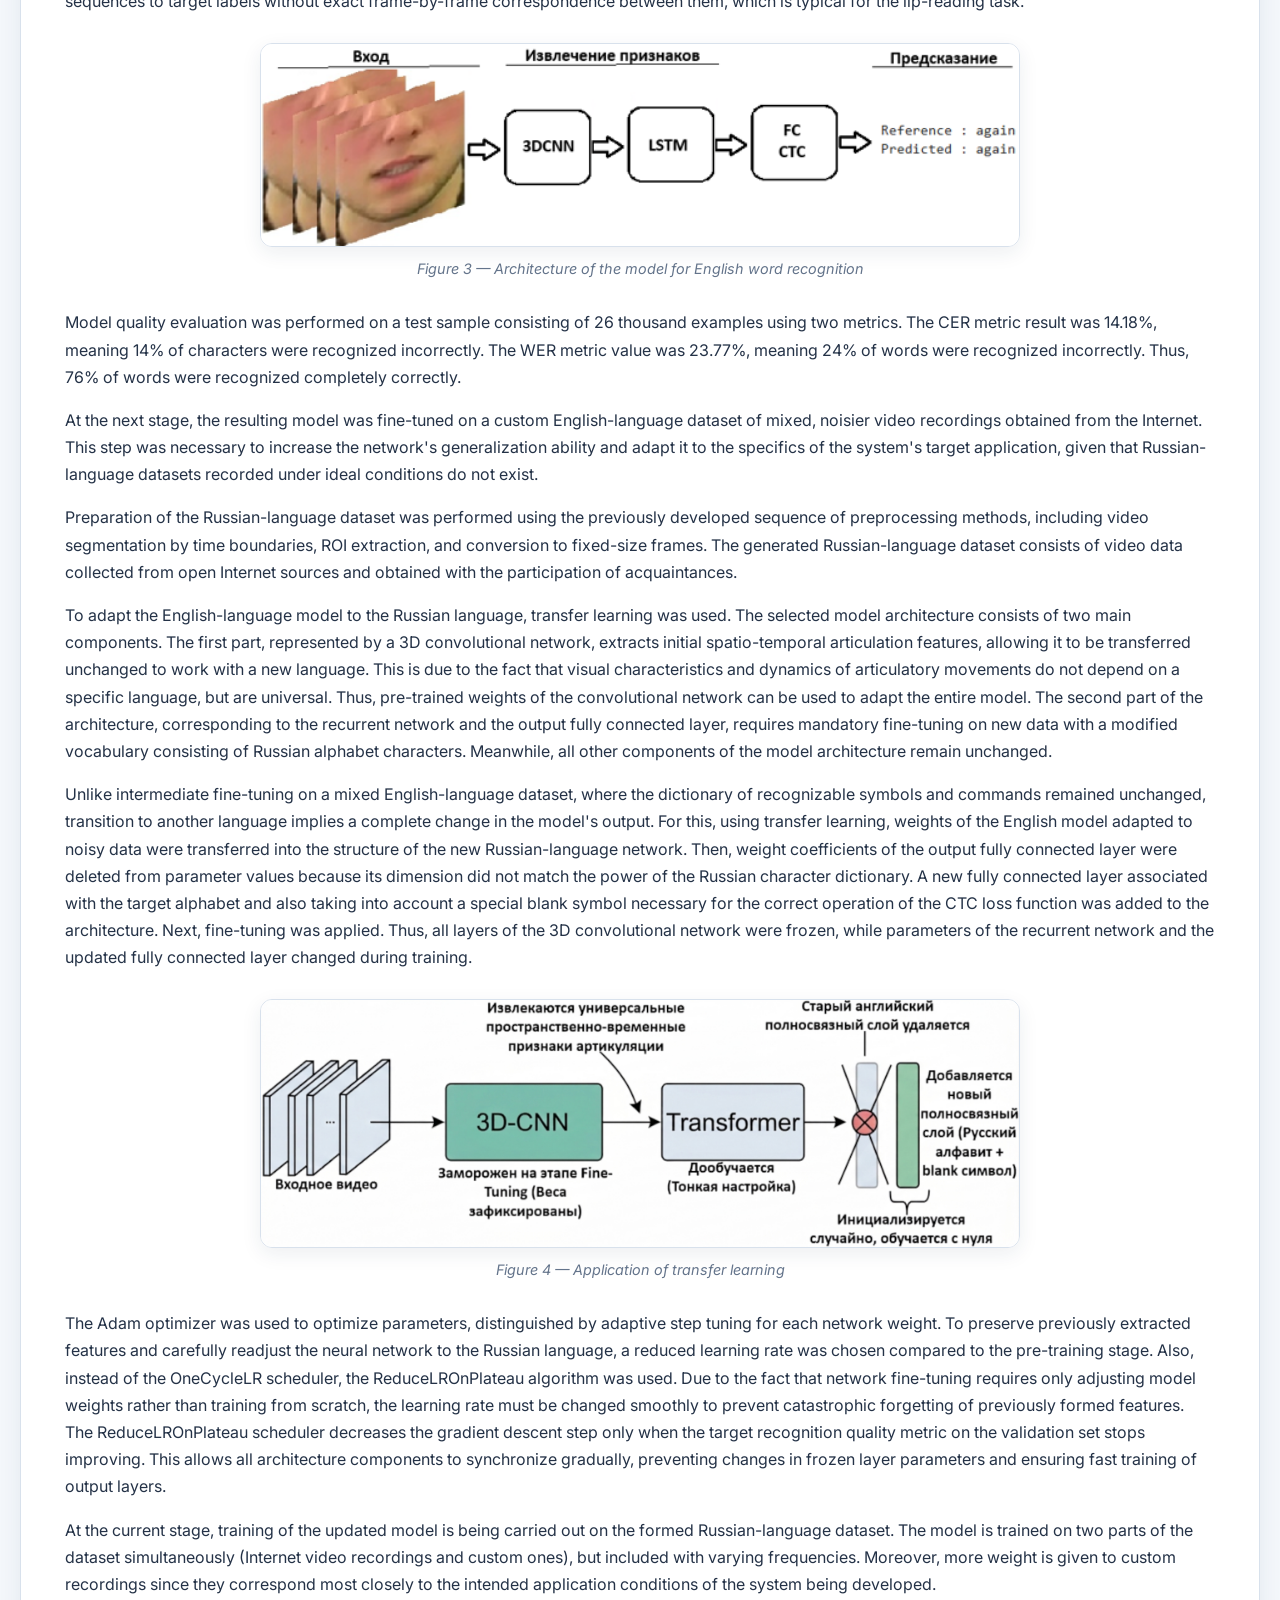
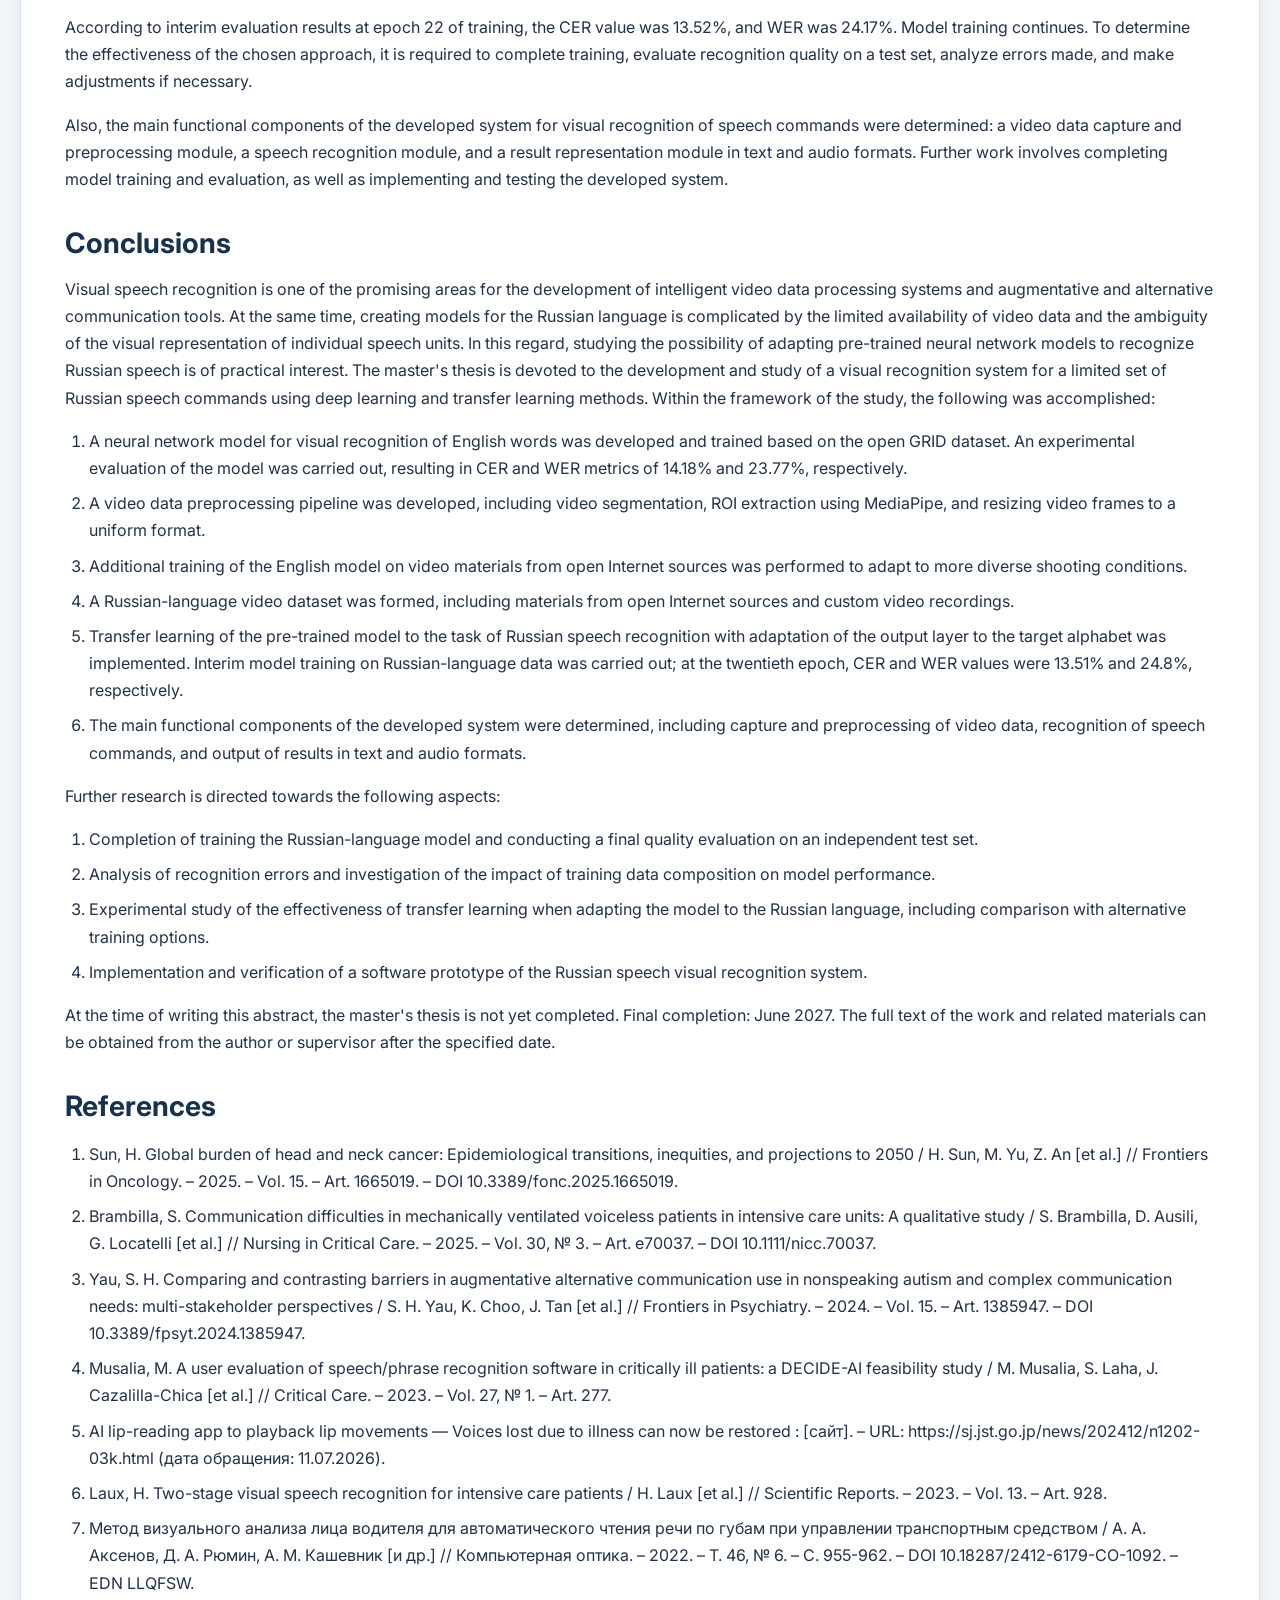
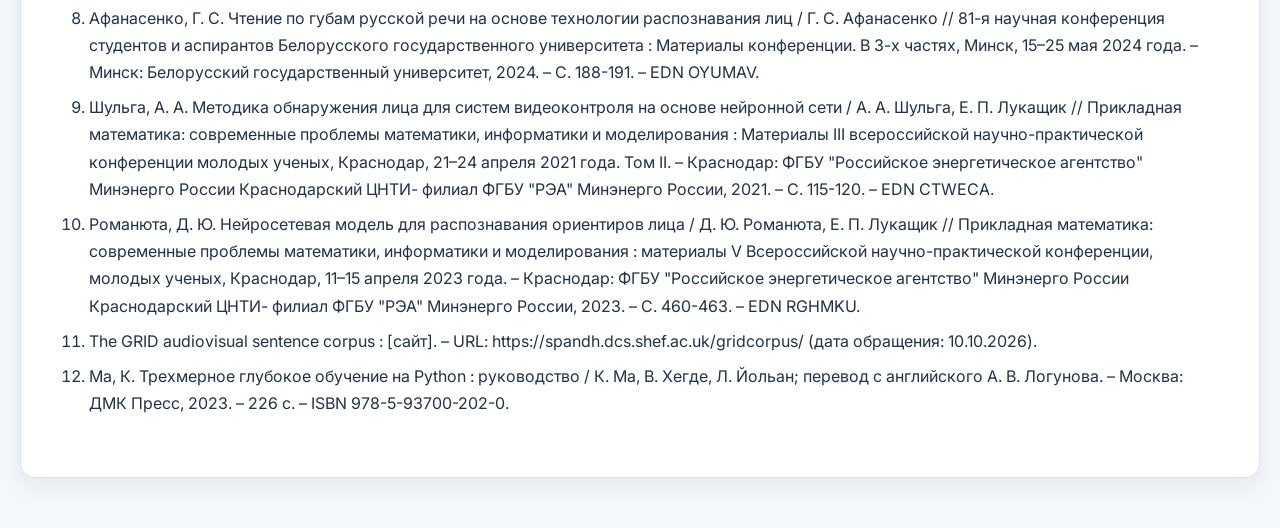
<file: diss/indexe.html>
<!DOCTYPE html>
<html lang="en">
<head>
    <meta charset="UTF-8">
    <meta name="viewport" content="width=device-width, initial-scale=1.0">
    <meta name="robots" content="noindex,nofollow">
    <title>Thesis topic: Intelligent communication system for visual recognition of Russian speech</title>
    <link rel="stylesheet" type="text/css" href="../css/master_style.css">
</head>

<body>

    <div id="topblock"> 
        <div id="langbox">
            <!-- Кнопка возврата на русскую версию реферата -->
            <a href="index.html"><img src="../images/ru.png" alt="Russian" title="Russian" width="24" height="20"></a>
        </div>
        <div id="donntu">
            <a href="https://www.kubsu.ru" target="_blank">KubSU</a> &nbsp; 
            <a href="https://moodle.kubsu.ru" target="_blank">Personal Account / Moodle</a>
        </div>
    </div>

    <div id="header">
        <div id="header-content">
            <div id="photomag">
                <a href="../ivanov_big.jpg">
                    <img src="../my_photo.jpg" width="180" height="240" title="KubSU Student Dolya Yuliia Grigorievna" alt="KubSU Student Dolya Yuliia Grigorievna">
                </a>
            </div>
            <div id="headertext">
                <h1 class="hdr">Julia Dolya</h1>
                <h3 class="hdr">Faculty of Computer Technologies and Applied Mathematics</h3>
                <h3 class="hdr">Department of Information Technology</h3>
                <h3 class="hdr">Specialty &laquo;01.04.02 Applied Mathematics and Informatics&raquo;</h3>
                <h2 class="hdr">Thesis topic: Intelligent communication system for visual recognition of Russian speech</h2>
                <h3 class="hdr">Scientific Supervisor: Cand. Sc. (Phys.-Math.), Associate Professor Lukashchik E.P.</h3>
            </div>
        </div>
    </div>

    <div id="middleblock">
        
        <div id="menu">
            <a class="button color" href="../indexe.html">CV</a>
            <a class="button colorfix">Abstract</a>
        </div>
        
        <div id="maintext">
        
            <h2>Table of Contents</h2>

            <ul class="content">
                <li class="ct1"><a href="#p0">Introduction</a></li>
                <li class="ct1"><a href="#p1">1. Relevance of the Topic</a></li>
                <li class="ct1"><a href="#p2">2. Purpose, Tasks, and Planned Results of the Study</a></li>
                <li class="ct1"><a href="#p3">3. Review of Research and Developments</a></li>
                <li class="ct2"><a href="#p31">3.1 Overview of Global Research</a></li>
                <li class="ct2"><a href="#p32">3.2 Overview of National Developments</a></li>
                <li class="ct2"><a href="#p33">3.3 Overview of Local Results</a></li>
                <li class="ct1"><a href="#p4">4. Development and Optimization of Neural Network Recognition Architecture</a></li>
                <li class="ct1"><a href="#p5">Conclusions</a></li>
                <li class="ct1"><a href="#ref">References</a></li>
            </ul>
            
            <a name="p0"></a>
            <h2>Introduction</h2>
            <p>
            Spoken speech is the most universal and natural way of human communication. However, in the modern world, diseases leading to temporary or permanent loss of speech ability are increasingly diagnosed[cite: 1]. At the same time, in many cases, patients fully retain consciousness, understanding of addressed speech, and the need for full communication. They continue to use articulation, but the absence of sound during conversation leads to difficulties in communication with medical staff and relatives[cite: 2]. In such cases, there is a need to use augmentative and alternative communication (AAC) tools.
            </p>
            <p>
            One of the promising areas for the development of such tools are visual speech recognition systems based on neural networks and deep learning methods.
            </p>
            
            <a name="p1"></a>
            <h2>1. Relevance of the Topic</h2>
            <p>
            Currently, there are various types of augmentative and alternative communication (AAC) tools, such as sign language, bliss symbols, pictograms, communication boards, the PECS system, and specialized keyboards. However, their use is not always possible due to requirements for the patient's physical activity, as well as the need to use hands and fine motor skills, which is excluded in severe cases of diseases[cite: 3]. Moreover, caregivers often lack the necessary experience and training for effective communication with patients who have lost the ability to speak, and the use of existing AAC tools is limited by a lack of time to establish such understanding, knowledge, and situational specifics. This causes a growing current need for AAC systems for people with voice function impairments, which would allow recognizing words by human lip movements.
            </p>
            
            <a name="p2"></a>
            <h2>2. Purpose, Tasks, and Planned Results of the Study</h2>
            <p>The purpose of the study is to develop a visual speech recognition system for a limited set of Russian speech commands based on articulation video sequences without using an audio signal.</p>
            <p>In connection with this goal, the following tasks are solved in this work:</p>
            <ol>
                <li>To study existing solutions in the field of visual speech recognition and AAC systems;</li>
                <li>To analyze existing neural network architectures and select a suitable model;</li>
                <li>To investigate the possibilities of applying transfer learning methods to adapt the model to the Russian language;</li>
                <li>To form a Russian-language dataset for training a neural network;</li>
                <li>To adapt the pre-trained model to recognize Russian speech commands using transfer learning;</li>
                <li>To evaluate recognition quality;</li>
                <li>To develop an AAC web system based on the resulting model.</li>
            </ol>
            
            <p><span class="itl">Object of study</span>: the process of visual recognition of speech units based on video sequences of articulatory movements.</p>
            <p><span class="itl">Subject of study</span>: video sequence processing methods and neural network modeling used for visual recognition of a limited set of Russian speech units without using an audio signal.</p>
            
            <p>Within the framework of the master's thesis, it is planned to obtain relevant scientific results in the following areas:</p>
            <ol>
                <li>Experimental evaluation of the possibility of transferring knowledge of a model trained on English video data to the task of recognizing a limited set of Russian speech commands;</li>
                <li>Evaluation of recognition quality after model adaptation and analysis of characteristic errors when processing Russian-language video sequences;</li>
                <li>Identification of features and limitations of applying transfer learning under conditions of a limited volume of Russian-language training data.</li>
            </ol>
            <p>The planned practical result of the study is a software system for visual recognition of Russian speech commands with a web interface that allows transmitting a video sequence of articulatory movements, receiving the recognition result, and displaying it to the user. The developed prototype can serve as a basis for the further development of augmentative and alternative communication tools for people with voice function impairments.</p>
            
            <a name="p3"></a>
            <h2>3. Review of Research and Developments</h2>
            
            <a name="p31"></a>
            <h3>3.1 Overview of Global Research</h3>
            <p>
            One of the most famous examples of visual speech recognition systems is the SRAVI application, developed by Liopa after years of research. SRAVI is intended for patients with speech impairments after tracheostomy, stroke, paralysis, and other diseases, and is capable of converting silent lip movements into text or audio format. The application can be used on any mobile devices with a front camera. Before starting the recognition process, the device is positioned in front of the patient's face, after which computer vision algorithms automatically detect and track lip movements. As a result, within a few seconds, the three most likely phrase options are displayed on the screen. The SRAVI application is licensed as a medical device, but is not available for individual use; its supply is carried out only upon request from medical organizations. The system's recognition vocabulary is limited to a set of 40 predefined phrases chosen taking into account the patient's basic needs. The accuracy of the application in ideal conditions is 90%, but in a real clinical environment (insufficient lighting, bandages, head tilt), this value decreases. Also, the SRAVI system supports only English, which significantly limits its use for Russian-speaking patients.
            </p>
            <p>
            Another example of AAC systems for people who have lost the ability to speak due to illness is the Lip2ja application created by a research group at Osaka University. Lip2ja is a lip-reading system integrated with the CoeFont speech platform. During operation, the application uses machine learning algorithms to analyze the position of the lips, subsequently matching the obtained features with words in Japanese. Built-in speech synthesis allows selecting an individual timbre for voicing phrases, as well as recreating the patient's voice from recordings made before surgery. However, due to the phonetic features of the Japanese language, the application recognizes only a limited set of phrases most commonly used in communication between the patient and medical staff.
            </p>
            <p>
            There is also a specialized VSRICU architecture for lip-reading intensive care patients, developed by researchers at RWTH Aachen University in Germany. Such a model combines two approaches: audio and visual recognition. At the first stage, the neural network uses the input video frames of the patient's face to generate audio features and uses them as intermediate values. At the second stage, based on the obtained characteristics, the final text recognition result is formed. To train the model, the researchers collected a dataset containing 238 phrases in English and German recorded with the participation of intensive care patients. The command vocabulary itself was selected by experienced doctors to take into account the most important topics in communication between the patient, medical staff, and relatives. Such a rejection of publicly available audiovisual datasets made it possible to focus on the specific conditions of a hospital room and simplified the training process of the neural network.
            </p>

            <a name="p32"></a>
            <h3>3.2 Overview of National Developments</h3>
            <p>
            One of the examples of national research in the field of visual speech recognition is the development by specialists of the St. Petersburg Federal Research Center of the Russian Academy of Sciences (SPC RAS), aimed at improving the accuracy of voice assistants in noisy conditions. At the core of the developed system is a neural network trained to recognize several hundred commands by audiovisual features. Thus, the neural network automatically selects which type of data will provide maximum accuracy. Testing of the system's operation was carried out with the participation of heavy truck drivers. The accuracy of command recognition solely by lip reading was 60-80%, and in combination with an audio signal, more than 90%.
            </p>
            <p>
            In the work of G.S. Afanasenko, the stages of developing a Russian speech visual recognition system are considered. The LipNet architecture is implemented as a neural network. However, at the time of publication, model training was still ongoing, so quality indicators are not presented in the article.
            </p>

            <a name="p33"></a>
            <h3>3.3 Overview of Local Results</h3>
            <p>
            Among related studies performed at KubSU, we can note works devoted to face detection and facial landmark detection using neural networks. The work of A.A. Shulga and E.P. Lukashchik considers the task of face detection in images. The publication by D.Yu. Romanyuta and E.P. Lukashchik investigates the task of determining facial landmark points.
            </p>
            
            <a name="p4"></a>
            <h2>4. Development and Optimization of Neural Network Recognition Architecture</h2>
            <p>
            Of greatest practical interest is the development of a model adapted to visual speech recognition in Russian. However, there are no publicly available Russian-language datasets that would meet the conditions of the problem under consideration. At the same time, training a neural network from scratch for lip-reading requires a large amount of data, since the language contains many phonemes that are visually indistinguishable from each other. Collecting and annotating a custom Russian-language dataset requires huge expenditures of time and computational resources, which is irrational within the current study. Therefore, the optimal solution is to use the transfer learning method, which involves adapting an English-language model to the specifics of the Russian language.
            </p>
            <p>
            For this purpose, at the initial stage of the study, a neural network for visual recognition of English words was developed and trained. For its training, the GRID dataset was selected from open and freely available datasets. The GRID dataset is characterized by high data quality, but due to the predefined phrase template, it does not reflect the structure of natural conversational speech. For this reason, individual words were extracted from the original sentences and subsequently used as independent training examples. However, when forming the final dataset, not all presented words were used; prepositions and individual letters were excluded from the sample. This is due to their short temporal duration and low articulatory informativeness. Thus, a dataset including 22 words was formed. 
            </p>
            <p>
            The next stage was data preprocessing. For this, the original video recordings were segmented using text transcriptions and the start and end time boundaries of each command's pronunciation. Then the obtained fragments were split into frame sequences. For each frame, the region of interest (ROI) was extracted using the MediaPipe tool. 
            </p>
            
            <div class="img">
                <img src="../images/image1.jpg" alt="Data preprocessing scheme">
                <p class="imgcaption">Figure 1 — Data preprocessing</p>
            </div>

            <p>
            At the initial stage of dataset preparation, only the lip zone was considered as the region of interest. However, during the analysis, it turned out that part of the important information about articulation is lost with this method. Although lips are the main visual component of articulation, speech is formed as a result of the interaction of several anatomical parts of the face. For example, the position of the lower jaw indicates the degree of mouth opening, and cheek movement indicates its rounding or stretching. Expanding the region of interest also increases resistance to face shifting in the frame and the speaker's facial expression features. As a result, coordinates corresponding to the chin, part of the cheeks, and the base of the nose were selected for the region of interest. Then, each frame was cropped according to the obtained region and resized to a fixed size of 96 by 96. 
            </p>

            <div class="img">
                <img src="../images/image2.png" alt="Dataset image examples">
                <p class="imgcaption">Figure 2 — Examples of images from the dataset</p>
            </div>

            <p>
            To recognize English words, a model was developed consisting of a 3D convolutional network for extracting spatio-temporal articulation features, a bidirectional LSTM for modeling temporal dependencies, a fully connected layer, and CTC decoding at the output. The CTC loss function maps input frame sequences to target labels without exact frame-by-frame correspondence between them, which is typical for the lip-reading task.
            </p>

            <div class="img">
                <img src="../images/image3.png" alt="Model architecture for English word recognition">
                <p class="imgcaption">Figure 3 — Architecture of the model for English word recognition</p>
            </div>

            <p>
            Model quality evaluation was performed on a test sample consisting of 26 thousand examples using two metrics. The CER metric result was 14.18%, meaning 14% of characters were recognized incorrectly. The WER metric value was 23.77%, meaning 24% of words were recognized incorrectly. Thus, 76% of words were recognized completely correctly.
            </p>
            <p>
            At the next stage, the resulting model was fine-tuned on a custom English-language dataset of mixed, noisier video recordings obtained from the Internet. This step was necessary to increase the network's generalization ability and adapt it to the specifics of the system's target application, given that Russian-language datasets recorded under ideal conditions do not exist.
            </p>
            <p>
            Preparation of the Russian-language dataset was performed using the previously developed sequence of preprocessing methods, including video segmentation by time boundaries, ROI extraction, and conversion to fixed-size frames. The generated Russian-language dataset consists of video data collected from open Internet sources and obtained with the participation of acquaintances.
            </p>
            <p>
            To adapt the English-language model to the Russian language, transfer learning was used. The selected model architecture consists of two main components. The first part, represented by a 3D convolutional network, extracts initial spatio-temporal articulation features, allowing it to be transferred unchanged to work with a new language. This is due to the fact that visual characteristics and dynamics of articulatory movements do not depend on a specific language, but are universal. Thus, pre-trained weights of the convolutional network can be used to adapt the entire model. The second part of the architecture, corresponding to the recurrent network and the output fully connected layer, requires mandatory fine-tuning on new data with a modified vocabulary consisting of Russian alphabet characters. Meanwhile, all other components of the model architecture remain unchanged.
            </p>
            <p>
            Unlike intermediate fine-tuning on a mixed English-language dataset, where the dictionary of recognizable symbols and commands remained unchanged, transition to another language implies a complete change in the model's output. For this, using transfer learning, weights of the English model adapted to noisy data were transferred into the structure of the new Russian-language network. Then, weight coefficients of the output fully connected layer were deleted from parameter values because its dimension did not match the power of the Russian character dictionary. A new fully connected layer associated with the target alphabet and also taking into account a special blank symbol necessary for the correct operation of the CTC loss function was added to the architecture. Next, fine-tuning was applied. Thus, all layers of the 3D convolutional network were frozen, while parameters of the recurrent network and the updated fully connected layer changed during training.
            </p>

            <div class="img">
                <img src="../images/image4.jpg" alt="Applying transfer learning">
                <p class="imgcaption">Figure 4 — Application of transfer learning</p>
            </div>

            <p>
            The Adam optimizer was used to optimize parameters, distinguished by adaptive step tuning for each network weight. To preserve previously extracted features and carefully readjust the neural network to the Russian language, a reduced learning rate was chosen compared to the pre-training stage. Also, instead of the OneCycleLR scheduler, the ReduceLROnPlateau algorithm was used. Due to the fact that network fine-tuning requires only adjusting model weights rather than training from scratch, the learning rate must be changed smoothly to prevent catastrophic forgetting of previously formed features. The ReduceLROnPlateau scheduler decreases the gradient descent step only when the target recognition quality metric on the validation set stops improving. This allows all architecture components to synchronize gradually, preventing changes in frozen layer parameters and ensuring fast training of output layers.
            </p>
            <p>
            At the current stage, training of the updated model is being carried out on the formed Russian-language dataset. The model is trained on two parts of the dataset simultaneously (Internet video recordings and custom ones), but included with varying frequencies. Moreover, more weight is given to custom recordings since they correspond most closely to the intended application conditions of the system being developed.
            </p>
            <p>
            According to interim evaluation results at epoch 22 of training, the CER value was 13.52%, and WER was 24.17%. Model training continues. To determine the effectiveness of the chosen approach, it is required to complete training, evaluate recognition quality on a test set, analyze errors made, and make adjustments if necessary.
            </p>
            <p>
            Also, the main functional components of the developed system for visual recognition of speech commands were determined: a video data capture and preprocessing module, a speech recognition module, and a result representation module in text and audio formats. Further work involves completing model training and evaluation, as well as implementing and testing the developed system.
            </p>

            <a name="p5"></a>
            <h2>Conclusions</h2>
            <p>
            Visual speech recognition is one of the promising areas for the development of intelligent video data processing systems and augmentative and alternative communication tools. At the same time, creating models for the Russian language is complicated by the limited availability of video data and the ambiguity of the visual representation of individual speech units. In this regard, studying the possibility of adapting pre-trained neural network models to recognize Russian speech is of practical interest.
            The master's thesis is devoted to the development and study of a visual recognition system for a limited set of Russian speech commands using deep learning and transfer learning methods. Within the framework of the study, the following was accomplished:
            </p>
            <ol>
                <li>A neural network model for visual recognition of English words was developed and trained based on the open GRID dataset. An experimental evaluation of the model was carried out, resulting in CER and WER metrics of 14.18% and 23.77%, respectively.</li>
                <li>A video data preprocessing pipeline was developed, including video segmentation, ROI extraction using MediaPipe, and resizing video frames to a uniform format.</li>
                <li>Additional training of the English model on video materials from open Internet sources was performed to adapt to more diverse shooting conditions.</li>
                <li>A Russian-language video dataset was formed, including materials from open Internet sources and custom video recordings.</li>
                <li>Transfer learning of the pre-trained model to the task of Russian speech recognition with adaptation of the output layer to the target alphabet was implemented. Interim model training on Russian-language data was carried out; at the twentieth epoch, CER and WER values were 13.51% and 24.8%, respectively.</li>
                <li>The main functional components of the developed system were determined, including capture and preprocessing of video data, recognition of speech commands, and output of results in text and audio formats.</li>
            </ol>
            <p>Further research is directed towards the following aspects:</p>
            <ol>
                <li>Completion of training the Russian-language model and conducting a final quality evaluation on an independent test set.</li>
                <li>Analysis of recognition errors and investigation of the impact of training data composition on model performance.</li>
                <li>Experimental study of the effectiveness of transfer learning when adapting the model to the Russian language, including comparison with alternative training options.</li>
                <li>Implementation and verification of a software prototype of the Russian speech visual recognition system.</li>
            </ol>
            <p>
            At the time of writing this abstract, the master's thesis is not yet completed. Final completion: June 2027. The full text of the work and related materials can be obtained from the author or supervisor after the specified date.
            </p>
            
            <a name="ref"></a>
            <h2>References</h2>
            <ol>
                <li id="ref1">Sun, H. Global burden of head and neck cancer: Epidemiological transitions, inequities, and projections to 2050 / H. Sun, M. Yu, Z. An [et al.] // Frontiers in Oncology. – 2025. – Vol. 15. – Art. 1665019. – DOI 10.3389/fonc.2025.1665019.</li>
                <li id="ref2">Brambilla, S. Communication difficulties in mechanically ventilated voiceless patients in intensive care units: A qualitative study / S. Brambilla, D. Ausili, G. Locatelli [et al.] // Nursing in Critical Care. – 2025. – Vol. 30, № 3. – Art. e70037. – DOI 10.1111/nicc.70037.</li>
                <li id="ref3">Yau, S. H. Comparing and contrasting barriers in augmentative alternative communication use in nonspeaking autism and complex communication needs: multi-stakeholder perspectives / S. H. Yau, K. Choo, J. Tan [et al.] // Frontiers in Psychiatry. – 2024. – Vol. 15. – Art. 1385947. – DOI 10.3389/fpsyt.2024.1385947.</li>
                <li id="ref4">Musalia, M. A user evaluation of speech/phrase recognition software in critically ill patients: a DECIDE-AI feasibility study / M. Musalia, S. Laha, J. Cazalilla-Chica [et al.] // Critical Care. – 2023. – Vol. 27, № 1. – Art. 277.</li>
                <li id="ref5">AI lip-reading app to playback lip movements — Voices lost due to illness can now be restored : [сайт]. – URL: https://sj.jst.go.jp/news/202412/n1202-03k.html (дата обращения: 11.07.2026).</li>
                <li id="ref6">Laux, H. Two-stage visual speech recognition for intensive care patients / H. Laux [et al.] // Scientific Reports. – 2023. – Vol. 13. – Art. 928.</li>
                <li id="ref7">Метод визуального анализа лица водителя для автоматического чтения речи по губам при управлении транспортным средством / А. А. Аксенов, Д. А. Рюмин, А. М. Кашевник [и др.] // Компьютерная оптика. – 2022. – Т. 46, № 6. – С. 955-962. – DOI 10.18287/2412-6179-CO-1092. – EDN LLQFSW.</li>
                <li id="ref8">Афанасенко, Г. С. Чтение по губам русской речи на основе технологии распознавания лиц / Г. С. Афанасенко // 81-я научная конференция студентов и аспирантов Белорусского государственного университета : Материалы конференции. В 3-х частях, Минск, 15–25 мая 2024 года. – Минск: Белорусский государственный университет, 2024. – С. 188-191. – EDN OYUMAV.</li>
                <li id="ref9">Шульга, А. А. Методика обнаружения лица для систем видеоконтроля на основе нейронной сети / А. А. Шульга, Е. П. Лукащик // Прикладная математика: современные проблемы математики, информатики и моделирования : Материалы III всероссийской научно-практической конференции молодых ученых, Краснодар, 21–24 апреля 2021 года. Том II. – Краснодар: ФГБУ "Российское энергетическое агентство" Минэнерго России Краснодарский ЦНТИ- филиал ФГБУ "РЭА" Минэнерго России, 2021. – С. 115-120. – EDN CTWECA.</li>
                <li id="ref10">Романюта, Д. Ю. Нейросетевая модель для распознавания ориентиров лица / Д. Ю. Романюта, Е. П. Лукащик // Прикладная математика: современные проблемы математики, информатики и моделирования : материалы V Всероссийской научно-практической конференции, молодых ученых, Краснодар, 11–15 апреля 2023 года. – Краснодар: ФГБУ "Российское энергетическое агентство" Минэнерго России Краснодарский ЦНТИ- филиал ФГБУ "РЭА" Минэнерго России, 2023. – С. 460-463. – EDN RGHMKU.</li>
                <li id="ref11">The GRID audiovisual sentence corpus : [сайт]. – URL: https://spandh.dcs.shef.ac.uk/gridcorpus/ (дата обращения: 10.10.2026).</li>
                <li id="ref12">Ма, К. Трехмерное глубокое обучение на Python : руководство / К. Ма, В. Хегде, Л. Йольан; перевод с английского А. В. Логунова. – Москва: ДМК Пресс, 2023. – 226 с. – ISBN 978-5-93700-202-0.</li>
            </ol>

        </div> 
    </div> 

</body>
</html>
</file>
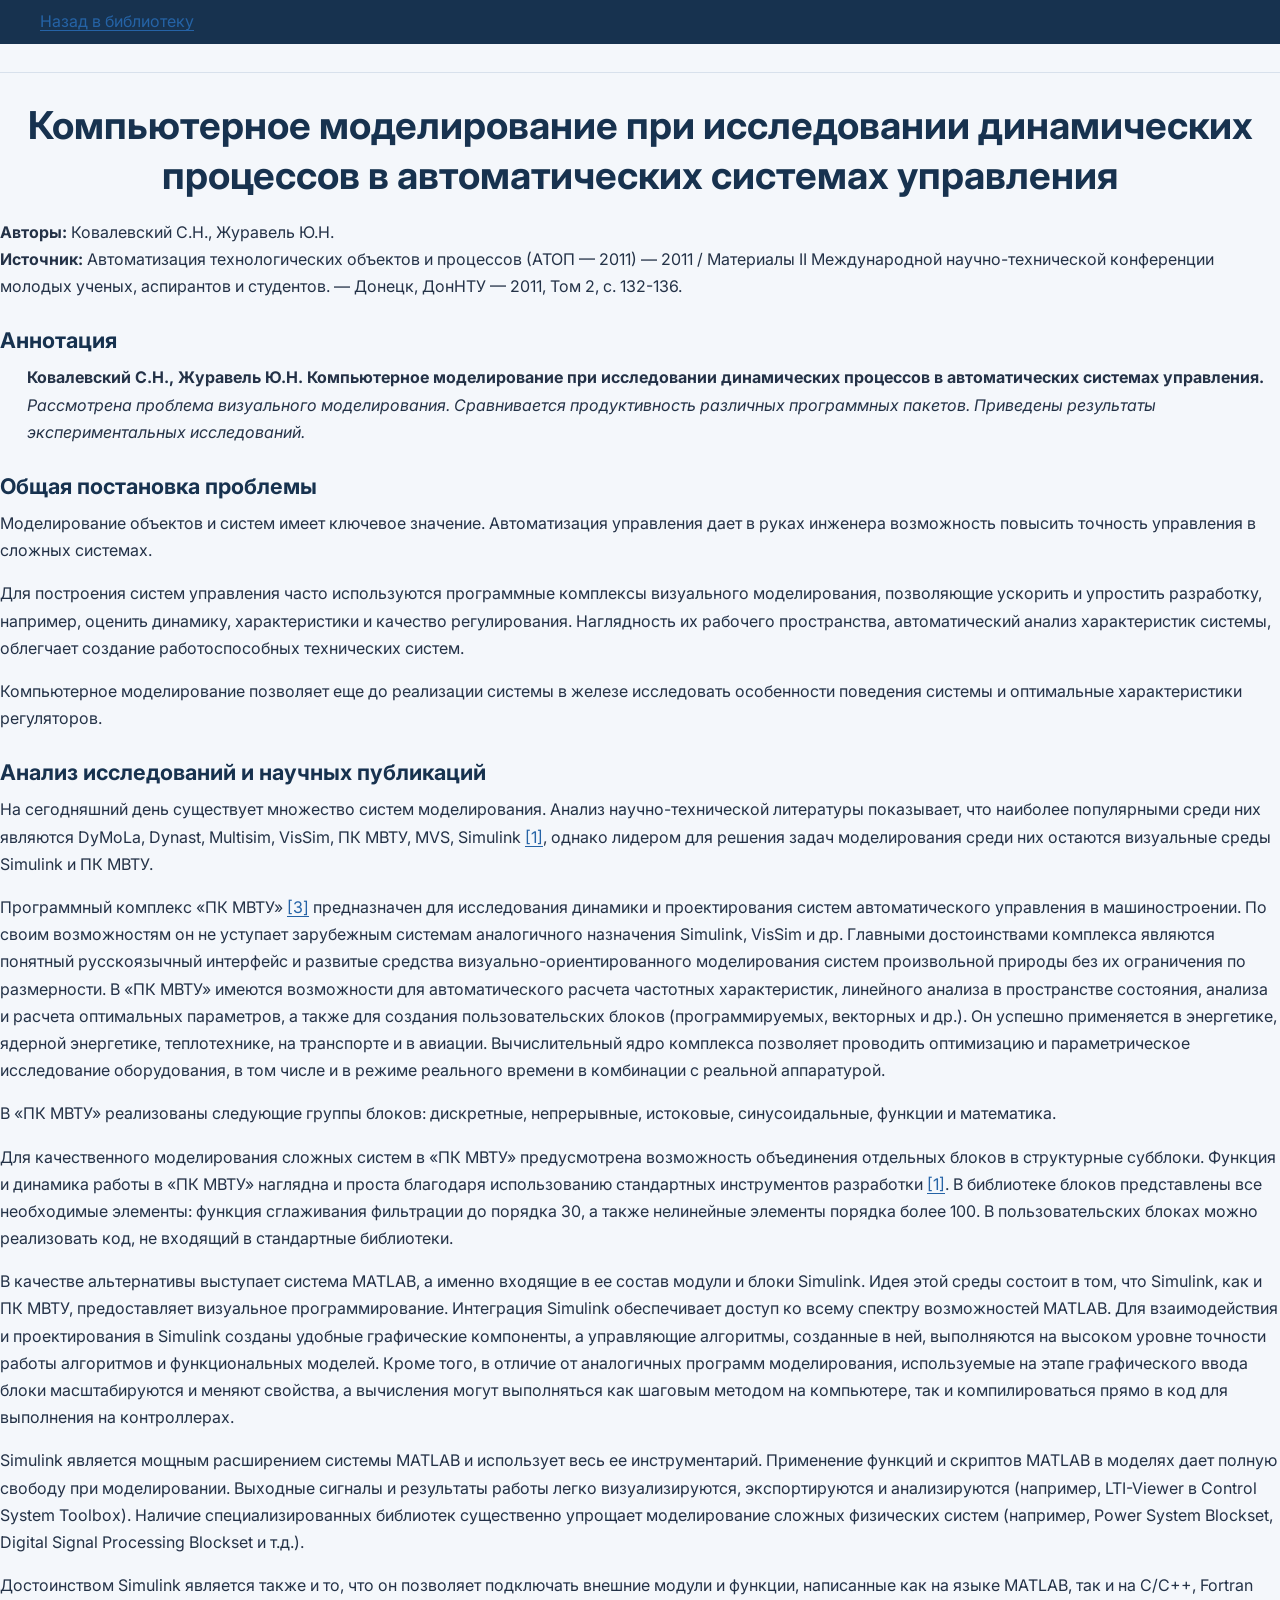
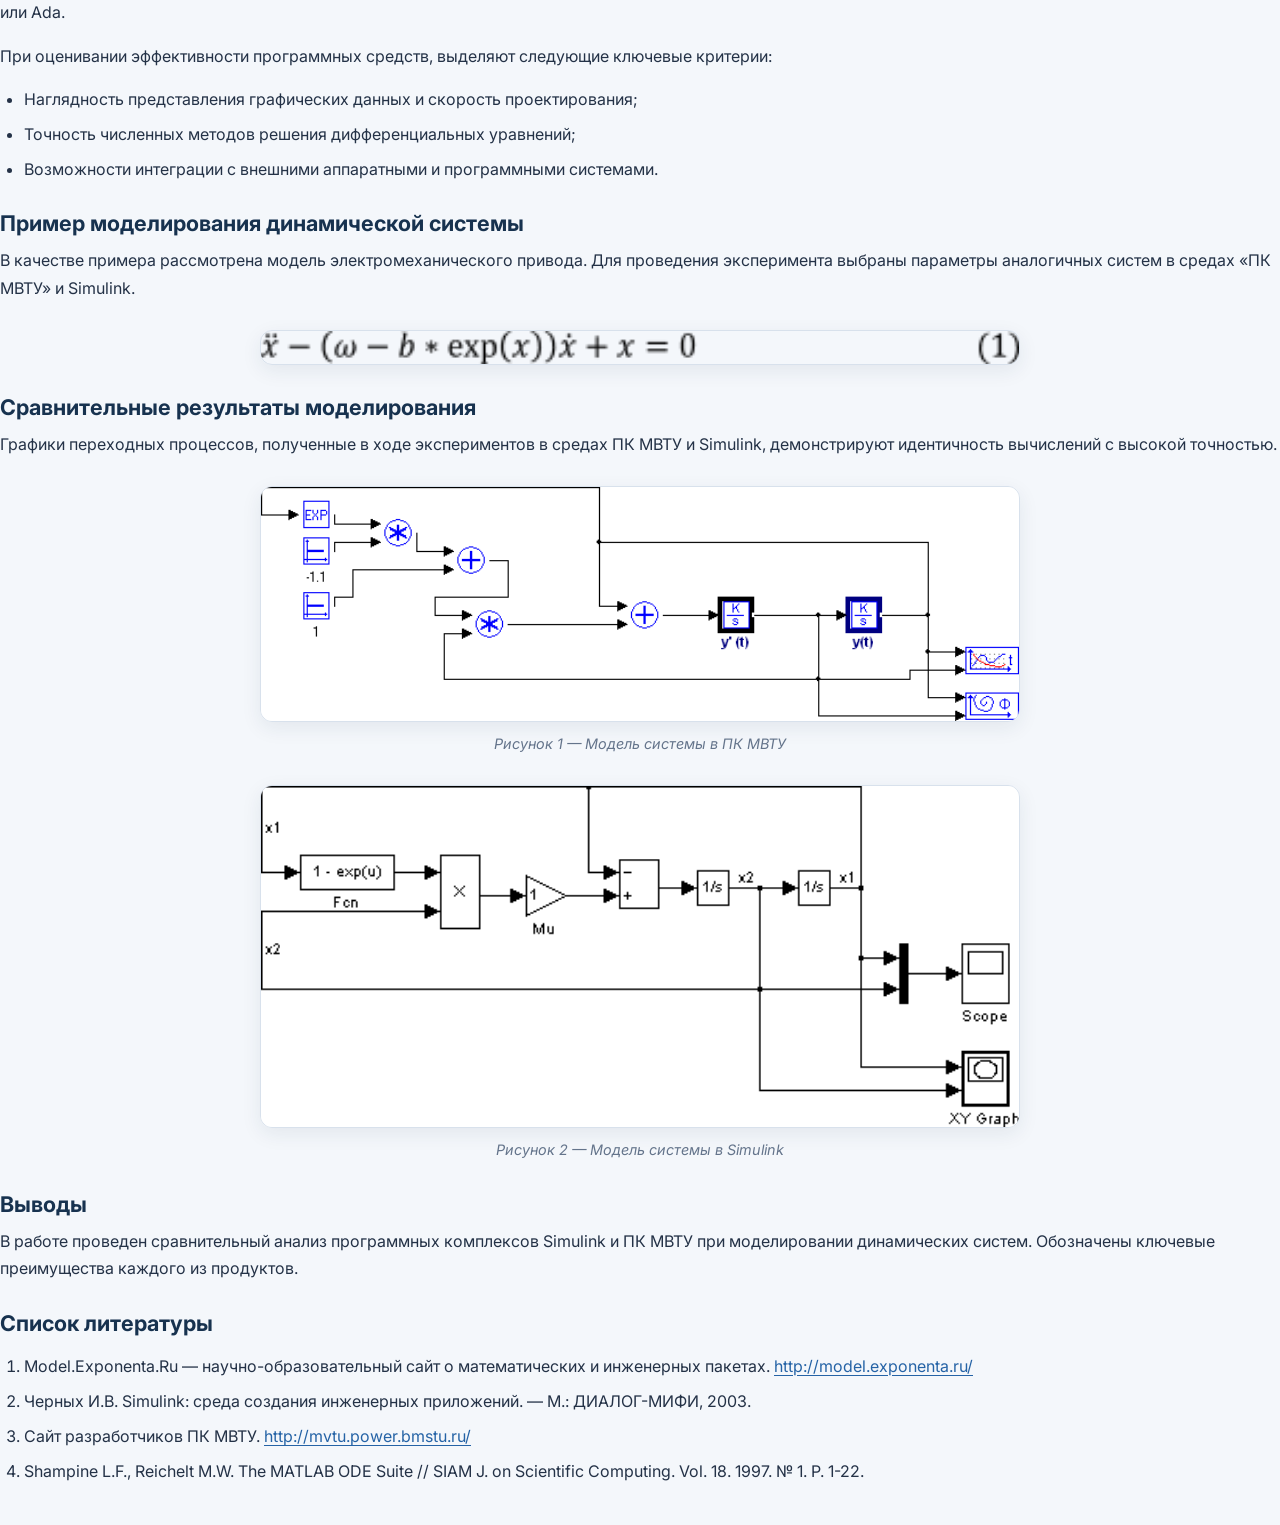
<file: library/article1.html>
<!DOCTYPE html>
<html lang="ru">
<head>
    <meta charset="UTF-8">
    <meta name="viewport" content="width=device-width, initial-scale=1.0">
    <meta name="robots" content="noindex,nofollow">
    <title>Ковалевский С.Н., Журавель Ю.Н. — Компьютерное моделирование при исследовании динамических процессов в автоматических системах управления — Статья</title>
    <link rel="stylesheet" type="text/css" href="../css/master_style.css">
</head>
<body lang="ru">

    <div id="topblock">
        <a href="index.html">Назад в библиотеку</a>
    </div>
    <hr>

    <h1>Компьютерное моделирование при исследовании динамических процессов в автоматических системах управления</h1>
    <p style="text-indent: 0pt;">
        <b>Авторы:</b> Ковалевский С.Н., Журавель Ю.Н.<br>
        <b>Источник:</b> Автоматизация технологических объектов и процессов (АТОП — 2011) — 2011 / Материалы II Международной научно-технической конференции молодых ученых, аспирантов и студентов. — Донецк, ДонНТУ — 2011, Том 2, с. 132-136.
    </p>

    <div align="left">
        <h3>Аннотация</h3>
        <p style="text-indent: 0pt; margin-left: 20pt;">
            <b>Ковалевский С.Н., Журавель Ю.Н. Компьютерное моделирование при исследовании динамических процессов в автоматических системах управления.</b> <i>Рассмотрена проблема визуального моделирования. Сравнивается продуктивность различных программных пакетов. Приведены результаты экспериментальных исследований.</i>
        </p>

        <h3>Общая постановка проблемы</h3>
        <p>
            Моделирование объектов и систем имеет ключевое значение. Автоматизация управления дает в руках инженера возможность повысить точность управления в сложных системах.
        </p> 
        <p>
            Для построения систем управления часто используются программные комплексы визуального моделирования, позволяющие ускорить и упростить разработку, например, оценить динамику, характеристики и качество регулирования. Наглядность их рабочего пространства, автоматический анализ характеристик системы, облегчает создание работоспособных технических систем.
        </p>
        <p>
            Компьютерное моделирование позволяет еще до реализации системы в железе исследовать особенности поведения системы и оптимальные характеристики регуляторов.
        </p>

        <h3>Анализ исследований и научных публикаций</h3>
        <p>
            На сегодняшний день существует множество систем моделирования. Анализ научно-технической литературы показывает, что наиболее популярными среди них являются DyMoLa, Dynast, Multisim, VisSim, ПК МВТУ, MVS, Simulink <a href="#lib">[1]</a>, однако лидером для решения задач моделирования среди них остаются визуальные среды Simulink и ПК МВТУ.
        </p>
        <p>
            Программный комплекс «ПК МВТУ» <a href="#lib">[3]</a> предназначен для исследования динамики и проектирования систем автоматического управления в машиностроении. По своим возможностям он не уступает зарубежным системам аналогичного назначения Simulink, VisSim и др. Главными достоинствами комплекса являются понятный русскоязычный интерфейс и развитые средства визуально-ориентированного моделирования систем произвольной природы без их ограничения по размерности. В «ПК МВТУ» имеются возможности для автоматического расчета частотных характеристик, линейного анализа в пространстве состояния, анализа и расчета оптимальных параметров, а также для создания пользовательских блоков (программируемых, векторных и др.). Он успешно применяется в энергетике, ядерной энергетике, теплотехнике, на транспорте и в авиации. Вычислительный ядро комплекса позволяет проводить оптимизацию и параметрическое исследование оборудования, в том числе и в режиме реального времени в комбинации с реальной аппаратурой.
        </p>
        <p>
            В «ПК МВТУ» реализованы следующие группы блоков: дискретные, непрерывные, истоковые, синусоидальные, функции и математика.
        </p>
        <p>
            Для качественного моделирования сложных систем в «ПК МВТУ» предусмотрена возможность объединения отдельных блоков в структурные субблоки. Функция и динамика работы в «ПК МВТУ» наглядна и проста благодаря использованию стандартных инструментов разработки <a href="#lib">[1]</a>. В библиотеке блоков представлены все необходимые элементы: функция сглаживания фильтрации до порядка 30, а также нелинейные элементы порядка более 100. В пользовательских блоках можно реализовать код, не входящий в стандартные библиотеки.
        </p>
        <p>
            В качестве альтернативы выступает система MATLAB, а именно входящие в ее состав модули и блоки Simulink. Идея этой среды состоит в том, что Simulink, как и ПК МВТУ, предоставляет визуальное программирование. Интеграция Simulink обеспечивает доступ ко всему спектру возможностей MATLAB. Для взаимодействия и проектирования в Simulink созданы удобные графические компоненты, а управляющие алгоритмы, созданные в ней, выполняются на высоком уровне точности работы алгоритмов и функциональных моделей. Кроме того, в отличие от аналогичных программ моделирования, используемые на этапе графического ввода блоки масштабируются и меняют свойства, а вычисления могут выполняться как шаговым методом на компьютере, так и компилироваться прямо в код для выполнения на контроллерах.
        </p>

        <p>
            Simulink является мощным расширением системы MATLAB и использует весь ее инструментарий. Применение функций и скриптов MATLAB в моделях дает полную свободу при моделировании. Выходные сигналы и результаты работы легко визуализируются, экспортируются и анализируются (например, LTI-Viewer в Control System Toolbox). Наличие специализированных библиотек существенно упрощает моделирование сложных физических систем (например, Power System Blockset, Digital Signal Processing Blockset и т.д.).
        </p>

        <p>
            Достоинством Simulink является также и то, что он позволяет подключать внешние модули и функции, написанные как на языке MATLAB, так и на C/C++, Fortran или Ada.
        </p>

        <p>При оценивании эффективности программных средств, выделяют следующие ключевые критерии:</p>
        <ul>
            <li>Наглядность представления графических данных и скорость проектирования;</li>
            <li>Точность численных методов решения дифференциальных уравнений;</li>
            <li>Возможности интеграции с внешними аппаратными и программными системами.</li>
        </ul>

        <h3>Пример моделирования динамической системы</h3>
        <p>
            В качестве примера рассмотрена модель электромеханического привода. Для проведения эксперимента выбраны параметры аналогичных систем в средах «ПК МВТУ» и Simulink.
        </p>

        <div class="img" style="text-align: center;">
            <img src="images/article1_pic1.png" alt="Схема модели">
        </div>

        <h3>Сравнительные результаты моделирования</h3>
        <p>
            Графики переходных процессов, полученные в ходе экспериментов в средах ПК МВТУ и Simulink, демонстрируют идентичность вычислений с высокой точностью.
        </p>

        <div class="img" style="text-align: center;">
            <img src="images/article1_pic4.png" alt="Рисунок 1 — Модель системы в ПК МВТУ">
            <p class="imgcaption">Рисунок 1 — Модель системы в ПК МВТУ</p>
        </div>

        <div class="img" style="text-align: center;">
            <img src="images/article1_pic5.png" alt="Рисунок 2 — Модель системы в Simulink">
            <p class="imgcaption">Рисунок 2 — Модель системы в Simulink</p>
        </div>

        <h3>Выводы</h3>
        <p>
            В работе проведен сравнительный анализ программных комплексов Simulink и ПК МВТУ при моделировании динамических систем. Обозначены ключевые преимущества каждого из продуктов.
        </p>

        <a name="lib"></a>
        <h3>Список литературы</h3>
        <ol>
            <li>Model.Exponenta.Ru — научно-образовательный сайт о математических и инженерных пакетах. <a href="http://model.exponenta.ru/" target="_blank">http://model.exponenta.ru/</a></li>
            <li>Черных И.В. Simulink: среда создания инженерных приложений. — М.: ДИАЛОГ-МИФИ, 2003.</li>
            <li>Сайт разработчиков ПК МВТУ. <a href="http://mvtu.power.bmstu.ru/" target="_blank">http://mvtu.power.bmstu.ru/</a></li>
            <li>Shampine L.F., Reichelt M.W. The MATLAB ODE Suite // SIAM J. on Scientific Computing. Vol. 18. 1997. № 1. P. 1-22.</li>
        </ol>
    </div>

</body>
</html>
</file>
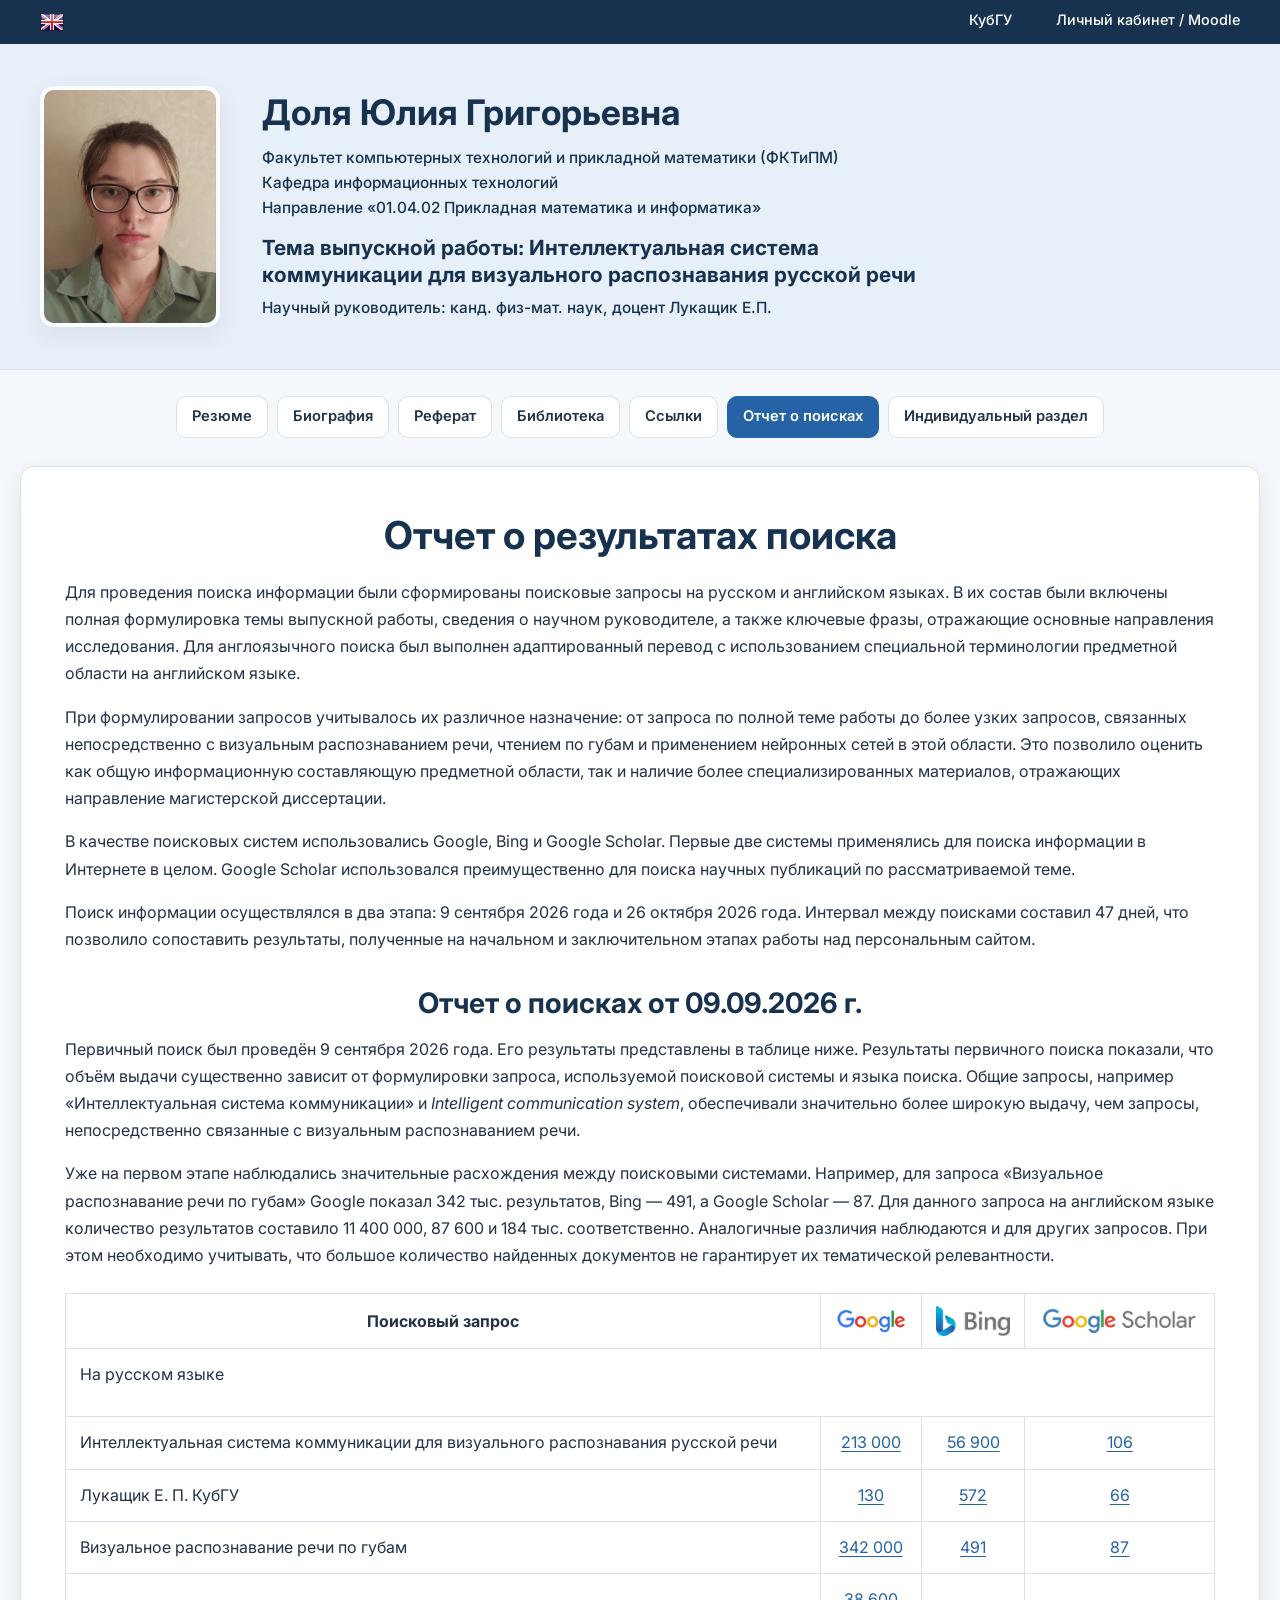
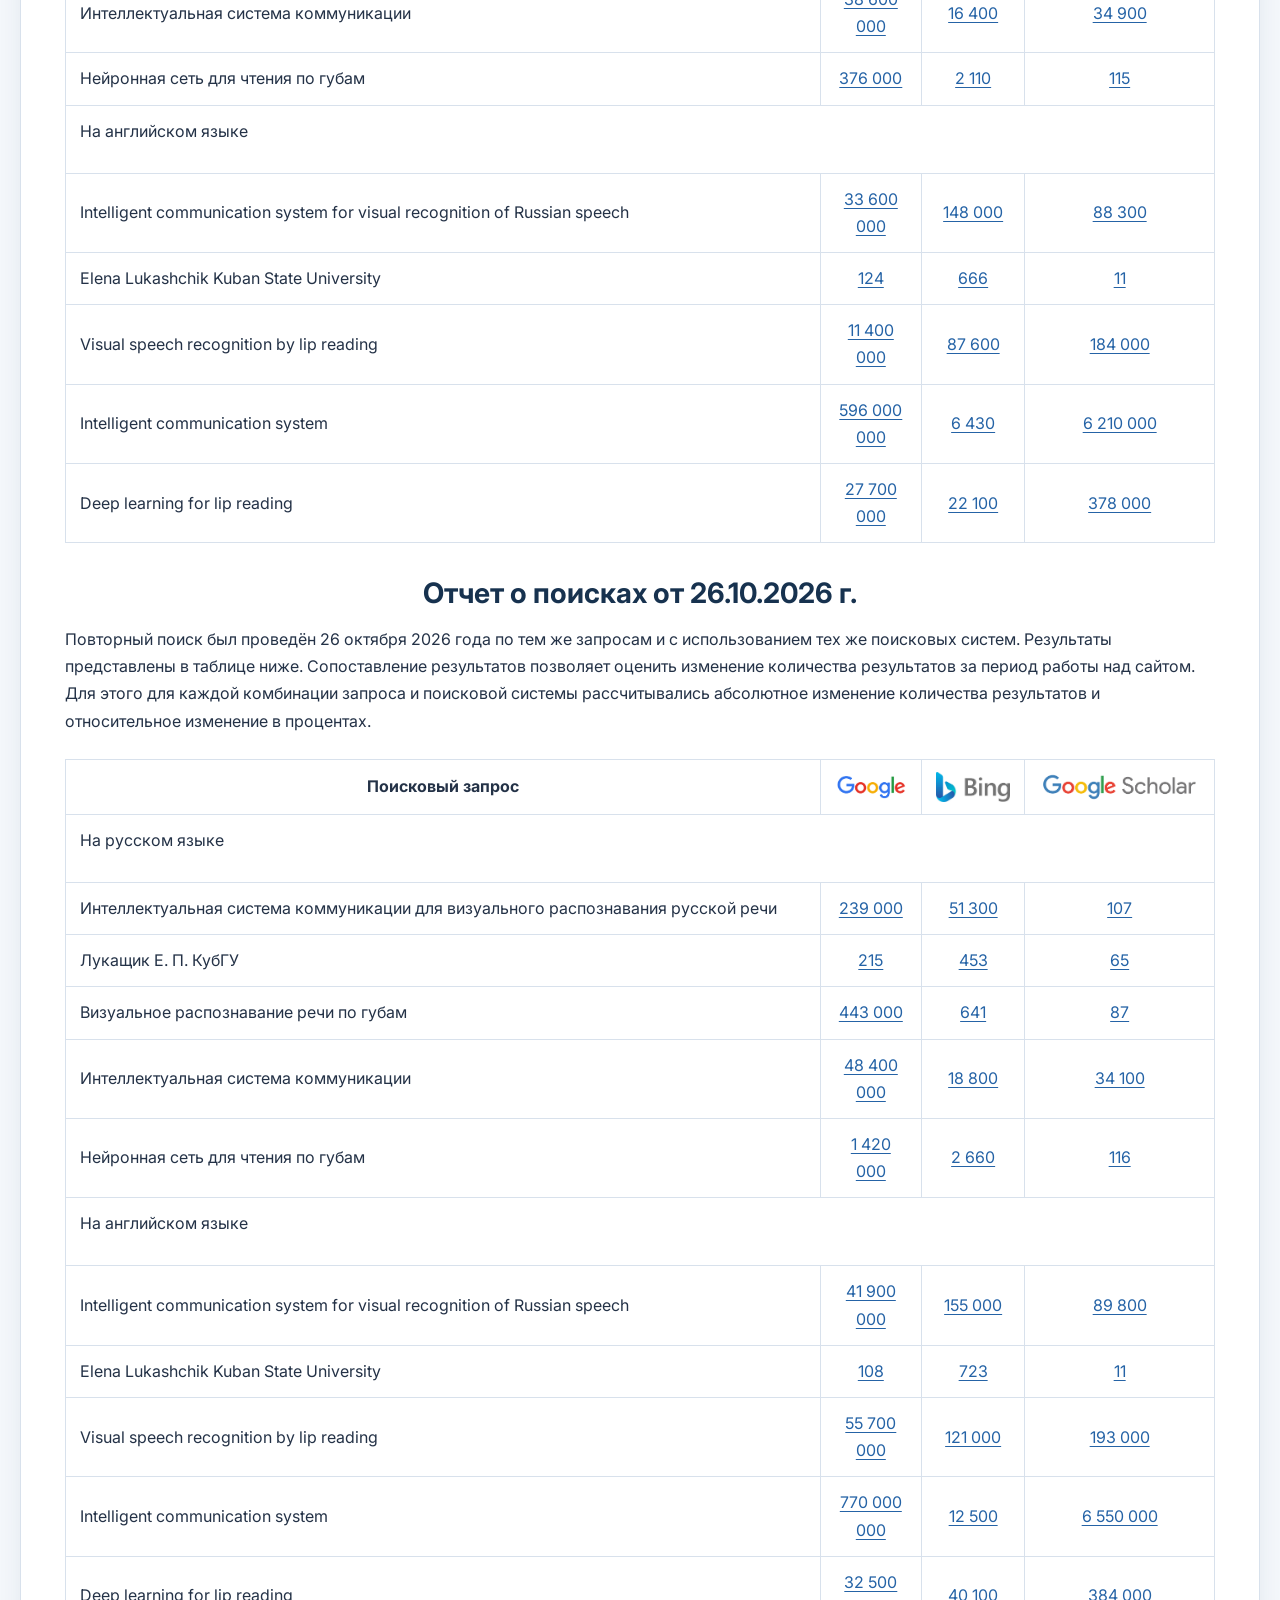
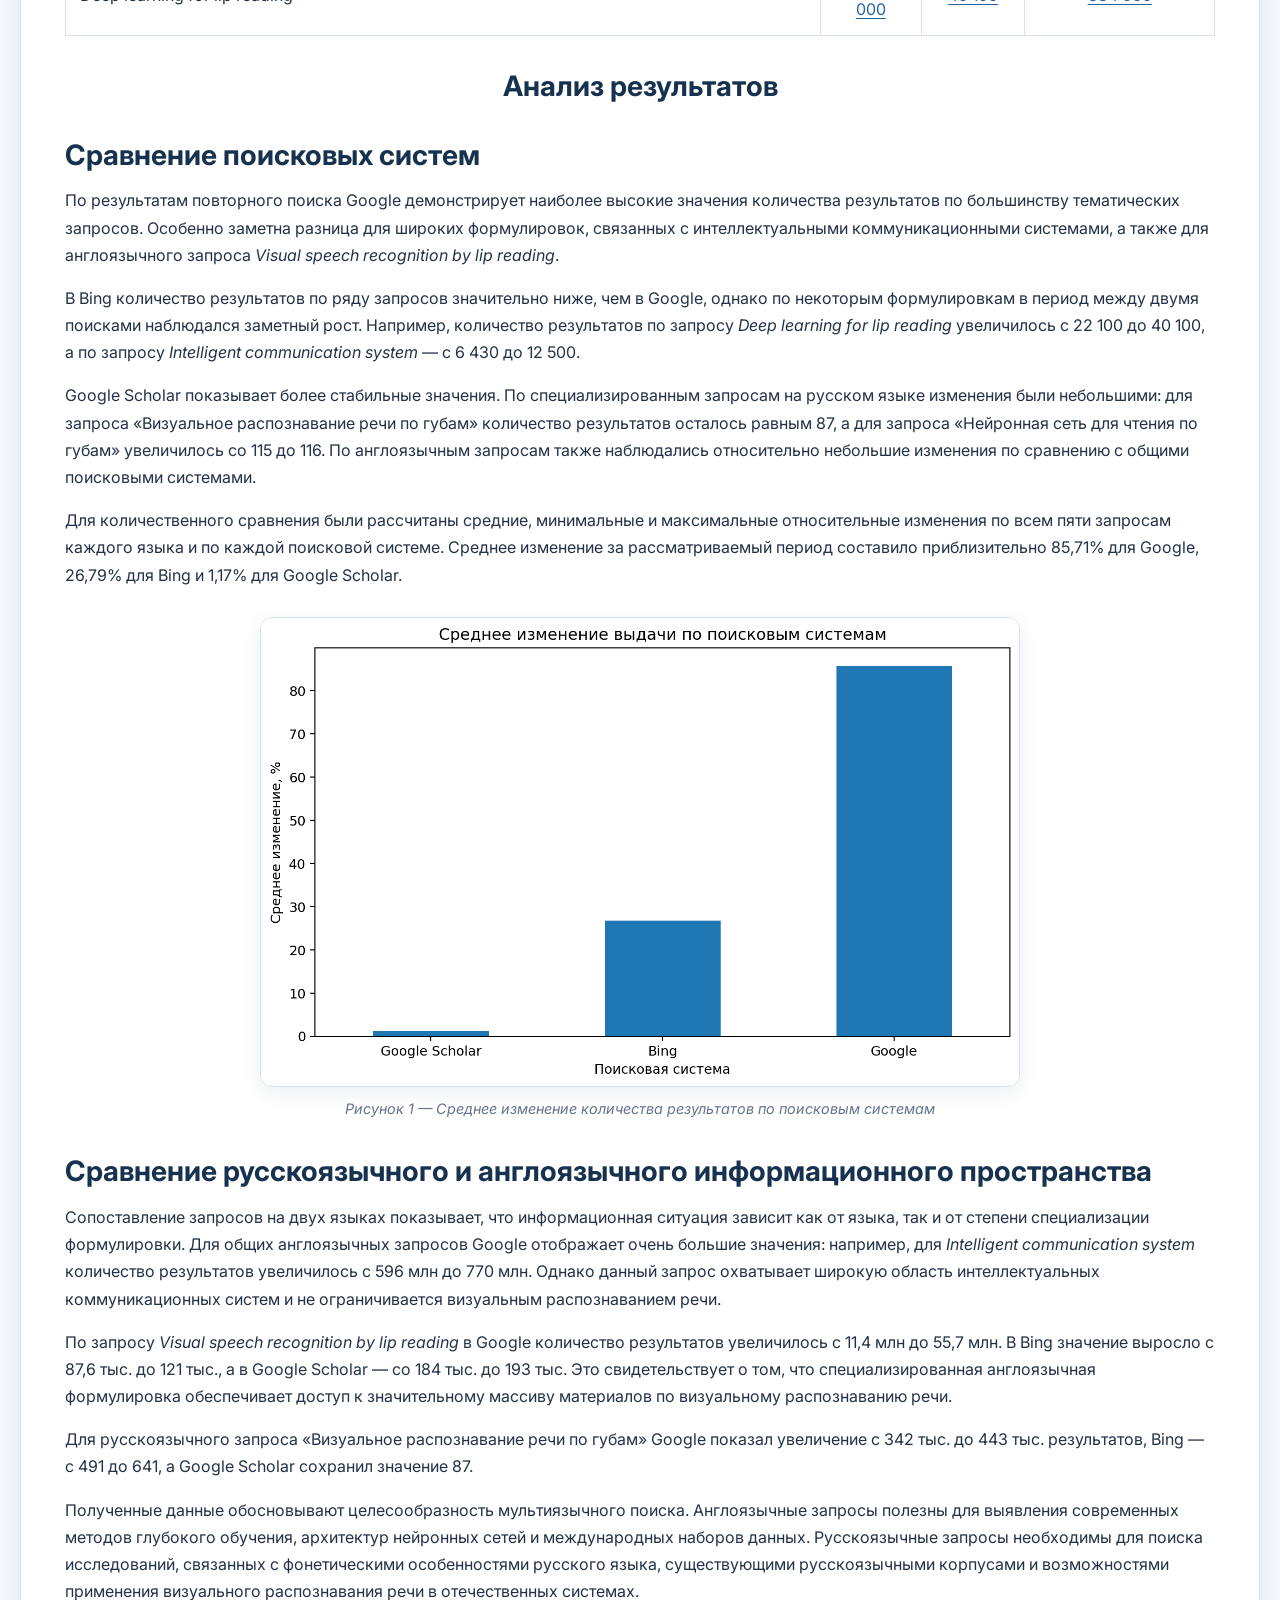
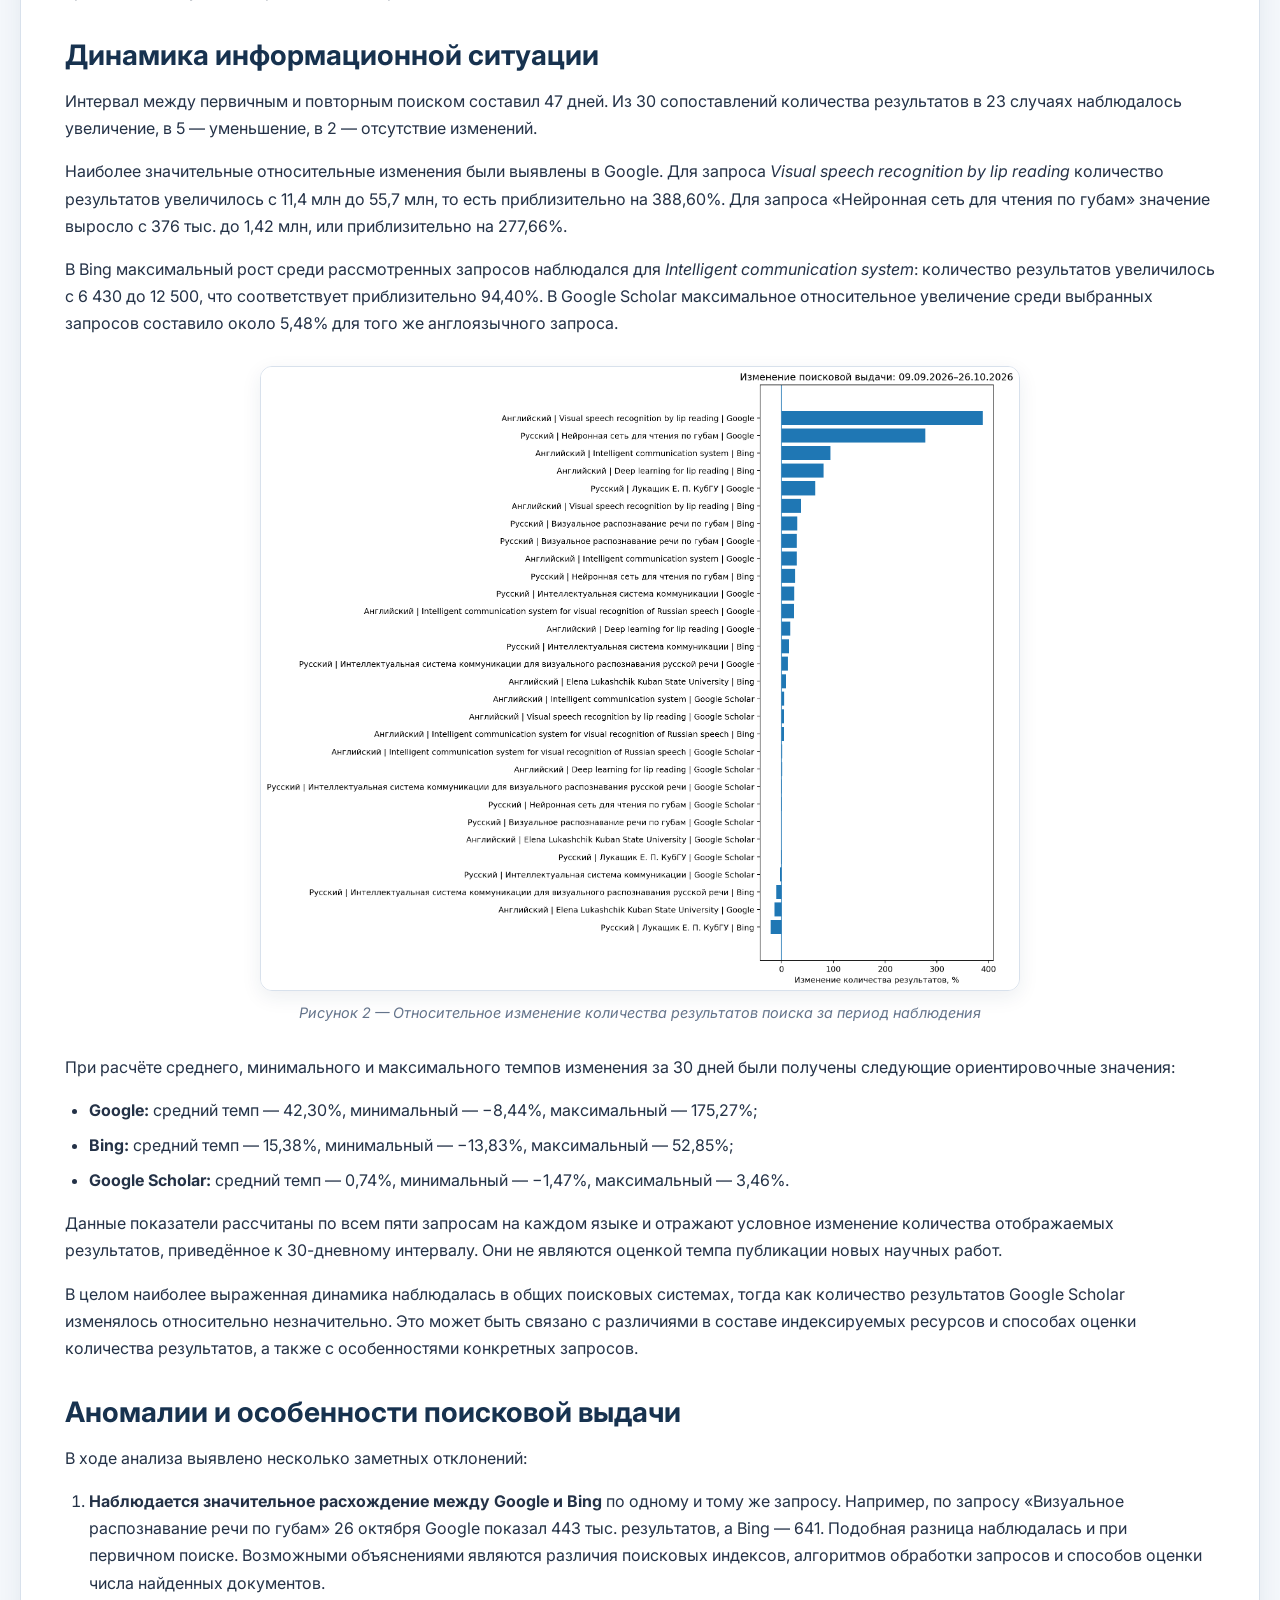
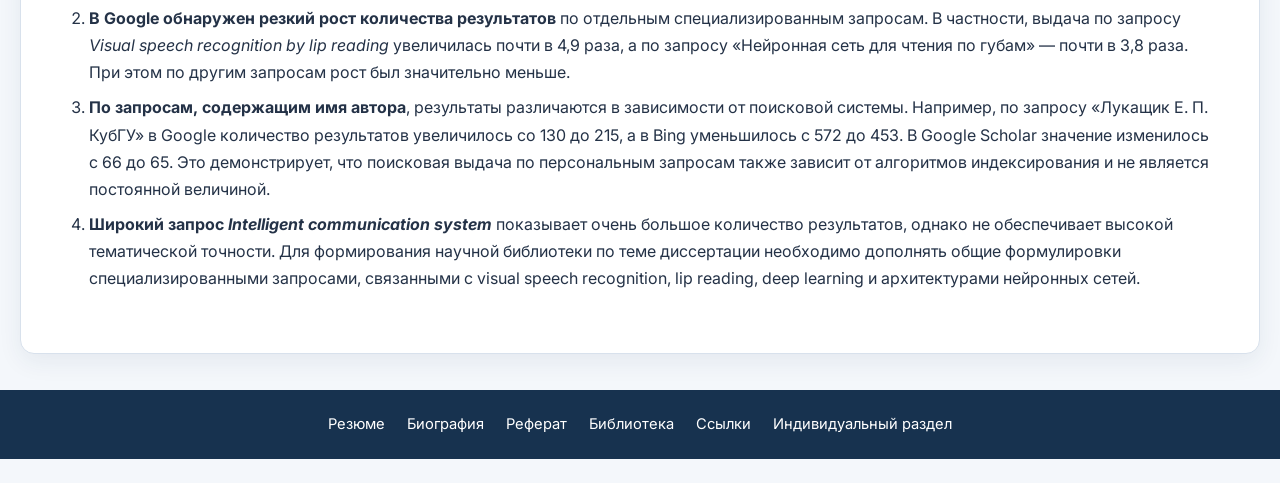
<file: links/report.html>
<!DOCTYPE HTML PUBLIC "-//W3C//DTD HTML 4.01 Transitional//EN" "http://www.w3.org/TR/html4/loose.dtd">
<html lang="ru">
<head>
  <meta http-equiv="Content-Type" content="text/html; charset=utf-8">
  <title>Отчет о поисках - Доля Юлия Григорьевна - Система АДК на основе визуального распознавания речи</title>
  <link rel="stylesheet" type="text/css" href="../css/master_style.css">
</head>

<body lang="ru">

    <div id="topblock"> 
        <div id="langbox">
            <a href="../indexe.html"><img src="../images/en.png" alt="English" title="English" width="24" height="20"></a>
        </div>
        <div id="donntu">
            <a href="https://www.kubsu.ru" target="_blank">КубГУ</a> &nbsp; 
            <a href="https://moodle.kubsu.ru" target="_blank">Личный кабинет / Moodle</a>
        </div>
    </div>

    <div id="header">
        <div id="header-content">
            <div id="photomag">
                <a href="../ivanov_big.jpg">
                    <img src="../my_photo.jpg" width="180" height="240" title="Студент КубГУ Доля Юлия Григорьевна" alt="Студент КубГУ Доля Юлия Григорьевна">
                </a>
            </div>
            <div id="headertext">
                <h1 class="hdr">Доля Юлия Григорьевна</h1>
                <h3 class="hdr">Факультет компьютерных технологий и прикладной математики (ФКТиПМ)</h3>
                <h3 class="hdr">Кафедра информационных технологий</h3>
                <h3 class="hdr">Направление &laquo;01.04.02 Прикладная математика и информатика&raquo;</h3>
                <h2 class="hdr">Тема выпускной работы: Интеллектуальная система коммуникации для визуального распознавания русской речи </h2>
                <h3 class="hdr">Научный руководитель: канд. физ-мат. наук, доцент Лукащик Е.П.</h3>
            </div>
        </div>
    </div>

    <div id="middleblock">
    
        <div id="menu">
            <a class="button color" href="../index.html">Резюме</a>
            <a class="button color" href="../bio/index.html">Биография</a>
            <a class="button color" href="../diss/index.html">Реферат</a>
            <a class="button color" href="../library/index.html">Библиотека</a> 
            <a class="button color" href="../links/index.html">Ссылки</a>
            <a class="button colorfix">Отчет о поисках</a>
            <a class="button color" href="../ind/index.html">Индивидуальный раздел</a>
        </div>
    
        <div id="maintext">
            <h1>Отчет о результатах поиска</h1>
            
            <p>
                    Для проведения поиска информации были сформированы поисковые запросы на русском
                    и английском языках. В их состав были включены полная формулировка темы выпускной
                    работы, сведения о научном руководителе, а также ключевые фразы, отражающие основные
                    направления исследования. Для англоязычного поиска был выполнен адаптированный перевод
                    с использованием специальной терминологии предметной области на английском языке.
                </p>

                <p>
                    При формулировании запросов учитывалось их различное назначение: от запроса по
                    полной теме работы до более узких запросов, связанных непосредственно с
                    визуальным распознаванием речи, чтением по губам и применением нейронных сетей
                    в этой области. Это позволило оценить как общую информационную составляющую
                    предметной области, так и наличие более специализированных материалов,
                    отражающих направление магистерской диссертации.
                </p>

                <p>
                    В качестве поисковых систем использовались Google, Bing и Google Scholar. Первые
                    две системы применялись для поиска информации в Интернете в целом. Google
                    Scholar использовался преимущественно для поиска научных публикаций по
                    рассматриваемой теме.
                </p>

                <p>
                    Поиск информации осуществлялся в два этапа: 9 сентября 2026 года и 26 октября 2026
                    года. Интервал между поисками составил 47 дней, что позволило сопоставить
                    результаты, полученные на начальном и заключительном этапах работы над
                    персональным сайтом.
                </p>
            
            <!-- ================= ОТЧЕТ 1 ================= -->
            <h2 class="cntr">Отчет о поисках от 09.09.2026 г.</h2>
            <p>
                Первичный поиск был проведён 9 сентября 2026 года. Его результаты представлены в таблице ниже.
                Результаты первичного поиска показали, что объём выдачи существенно зависит от
                формулировки запроса, используемой поисковой системы и языка поиска. Общие
                запросы, например «Интеллектуальная система коммуникации» и <i>Intelligent communication system</i>,
                обеспечивали значительно более широкую выдачу, чем запросы, непосредственно связанные
                с визуальным распознаванием речи.
            </p>
            <p>
                Уже на первом этапе наблюдались значительные расхождения между поисковыми
                системами. Например, для запроса «Визуальное распознавание речи по губам»
                Google показал 342 тыс. результатов, Bing — 491, а Google Scholar — 87. Для
                данного запроса на английском языке количество результатов составило 11 400 000, 87 600
                и 184 тыс. соответственно. Аналогичные различия наблюдаются и для других
                запросов. При этом необходимо учитывать, что большое количество найденных
                документов не гарантирует их тематической релевантности.
            </p>
            <div class="cntr">
            <table class="search">
                <tr>
                    <td class="c1" style="font-weight: bold; text-align: center;">Поисковый запрос</td>
                    <td class="cn"><a href="https://www.google.com/" target="_blank"><img src="../images/google.png" title="Google" border="0" alt="Google"></a></td>
                    <td class="cn"><a href="https://www.bing.com/" target="_blank"><img src="../images/bing.jpg" title="Bing" border="0" alt="Bing"></a></td>
                    <td class="cn"><a href="https://scholar.google.com/" target="_blank"><img src="../images/google_scholar.png" title="Google Scholar" border="0" alt="Google Scholar"></a></td>
                </tr>
                
                <!-- Русский язык -->
                <tr>
                    <td class="cspan" colspan="4"><p>На русском языке</p></td>
                </tr>
                
                <tr class="even">
                    <td class="c1">Интеллектуальная система коммуникации для визуального распознавания русской речи</td>
                    <td class="cn"><a target="_blank" href="https://www.google.com/search?q=%D0%98%D0%BD%D1%82%D0%B5%D0%BB%D0%BB%D0%B5%D0%BA%D1%82%D1%83%D0%B0%D0%BB%D1%8C%D0%BD%D0%B0%D1%8F+%D1%81%D0%B8%D1%81%D1%82%D0%B5%D0%BC%D0%B0+%D0%BA%D0%BE%D0%BC%D0%BC%D1%83%D0%BD%D0%B8%D0%BA%D0%B0%D1%86%D0%B8%D0%B8+%D0%B4%D0%BB%D1%8F+%D0%B2%D0%B8%D0%B7%D1%83%D0%B0%D0%BB%D1%8C%D0%BD%D0%BE%D0%B3%D0%BE+%D1%80%D0%B0%D1%81%D0%BF%D0%BE%D0%B7%D0%BD%D0%B0%D0%B2%D0%B0%D0%BD%D0%B8%D1%8F+%D1%80%D1%83%D1%81%D1%81%D0%BA%D0%BE%D0%B9+%D1%80%D0%B5%D1%87%D0%B8&sca_esv=51c012dc18d446d7&sxsrf=APpeQnskpJ4VG83MzPeyEcPesC0zFtVYaA%3A1792060831142&source=hp&ei=n63QapPbBtiowPAPquis4Qo&iflsig=ABILxe8AAAAAatC7r7Oi-wbgGJ1qIXm1m4I_wkJ_ksTX&ved=0ahUKEwjTpoTq6ruXAxVYFBAIHSo0K6wQ4dUDCCQ&uact=5&oq=%D0%98%D0%BD%D1%82%D0%B5%D0%BB%D0%BB%D0%B5%D0%BA%D1%82%D1%83%D0%B0%D0%BB%D1%8C%D0%BD%D0%B0%D1%8F+%D1%81%D0%B8%D1%81%D1%82%D0%B5%D0%BC%D0%B0+%D0%BA%D0%BE%D0%BC%D0%BC%D1%83%D0%BD%D0%B8%D0%BA%D0%B0%D1%86%D0%B8%D0%B8+%D0%B4%D0%BB%D1%8F+%D0%B2%D0%B8%D0%B7%D1%83%D0%B0%D0%BB%D1%8C%D0%BD%D0%BE%D0%B3%D0%BE+%D1%80%D0%B0%D1%81%D0%BF%D0%BE%D0%B7%D0%BD%D0%B0%D0%B2%D0%B0%D0%BD%D0%B8%D1%8F+%D1%80%D1%83%D1%81%D1%81%D0%BA%D0%BE%D0%B9+%D1%80%D0%B5%D1%87%D0%B8&gs_lp=[base64]&sclient=gws-wiz">213 000</a></td>
                    <td class="cn"><a target="_blank" href="https://www.bing.com/search?q=%D0%98%D0%BD%D1%82%D0%B5%D0%BB%D0%BB%D0%B5%D0%BA%D1%82%D1%83%D0%B0%D0%BB%D1%8C%D0%BD%D0%B0%D1%8F+%D1%81%D0%B8%D1%81%D1%82%D0%B5%D0%BC%D0%B0+%D0%BA%D0%BE%D0%BC%D0%BC%D1%83%D0%BD%D0%B8%D0%BA%D0%B0%D1%86%D0%B8%D0%B8+%D0%B4%D0%BB%D1%8F+%D0%B2%D0%B8%D0%B7%D1%83%D0%B0%D0%BB%D1%8C%D0%BD%D0%BE%D0%B3%D0%BE+%D1%80%D0%B0%D1%81%D0%BF%D0%BE%D0%B7%D0%BD%D0%B0%D0%B2%D0%B0%D0%BD%D0%B8%D1%8F+%D1%80%D1%83%D1%81%D1%81%D0%BA%D0%BE%D0%B9+%D1%80%D0%B5%D1%87%D0%B8&form=QBLH&sp=-1&lq=0&pq=%D0%B8%D0%BD%D1%82%D0%B5%D0%BB%D0%BB%D0%B5%D0%BA%D1%82%D1%83%D0%B0%D0%BB%D1%8C%D0%BD%D0%B0%D1%8F+%D1%81%D0%B8%D1%81%D1%82%D0%B5%D0%BC%D0%B0+%D0%BA%D0%BE%D0%BC%D0%BC%D1%83%D0%BD%D0%B8%D0%BA%D0%B0%D1%86%D0%B8%D0%B8+%D0%B4%D0%BB%D1%8F+%D0%B2%D0%B8%D0%B7%D1%83%D0%B0%D0%BB%D1%8C%D0%BD%D0%BE%D0%B3%D0%BE+%D1%80%D0%B0%D1%81%D0%BF%D0%BE%D0%B7%D0%BD%D0%B0%D0%B2%D0%B0%D0%BD%D0%B8%D1%8F+%D1%80%D1%83%D1%81%D1%81%D0%BA%D0%BE%D0%B9+%D1%80%D0%B5%D1%87%D0%B8&sc=9-80&qs=n&sk=&cvid=1B54822E7453491C94A9EF76FF7BA48E">56 900</a></td>
                    <td class="cn"><a target="_blank" href="https://scholar.google.com/scholar?hl=ru&as_sdt=0%2C5&q=%D0%98%D0%BD%D1%82%D0%B5%D0%BB%D0%BB%D0%B5%D0%BA%D1%82%D1%83%D0%B0%D0%BB%D1%8C%D0%BD%D0%B0%D1%8F+%D1%81%D0%B8%D1%81%D1%82%D0%B5%D0%BC%D0%B0+%D0%BA%D0%BE%D0%BC%D0%BC%D1%83%D0%BD%D0%B8%D0%BA%D0%B0%D1%86%D0%B8%D0%B8+%D0%B4%D0%BB%D1%8F+%D0%B2%D0%B8%D0%B7%D1%83%D0%B0%D0%BB%D1%8C%D0%BD%D0%BE%D0%B3%D0%BE+%D1%80%D0%B0%D1%81%D0%BF%D0%BE%D0%B7%D0%BD%D0%B0%D0%B2%D0%B0%D0%BD%D0%B8%D1%8F+%D1%80%D1%83%D1%81%D1%81%D0%BA%D0%BE%D0%B9+%D1%80%D0%B5%D1%87%D0%B8&btnG=">106</a></td>
                </tr>
                
                <tr class="odd">
                    <td class="c1">Лукащик Е. П. КубГУ</td>
                    <td class="cn"><a target="_blank" href="https://www.google.com/search?q=%D0%9B%D1%83%D0%BA%D0%B0%D1%89%D0%B8%D0%BA+%D0%95.+%D0%9F.+%D0%9A%D1%83%D0%B1%D0%93%D0%A3&sca_esv=16067ccfc9d0a6cf&sxsrf=APpeQnsBz5X49Hp02jdZm7vfd1C9zNiJrA%3A1788986617064&source=hp&ei=-cShaq6sAc7zwPAPgqfTiQw&iflsig=ABILxe8AAAAAaqHTCUR53cN9pp-794_bDaU-_ZHtvdKx&ved=0ahUKEwjujMO-ruKWAxXOORAIHYLTNMEQ4dUDCCQ&uact=5&oq=%D0%9B%D1%83%D0%BA%D0%B0%D1%89%D0%B8%D0%BA+%D0%95.+%D0%9F.+%D0%9A%D1%83%D0%B1%D0%93%D0%A3&gs_lp=[base64]&sclient=gws-wiz">130</a></td>
                    <td class="cn"><a target="_blank" href="https://www.bing.com/search?q=%D0%9B%D1%83%D0%BA%D0%B0%D1%89%D0%B8%D0%BA+%D0%95.+%D0%9F.+%D0%9A%D1%83%D0%B1%D0%93%D0%A3&form=QBLH&sp=-1&lq=0&pq=%D0%BB%D1%83%D0%BA%D0%B0%D1%89%D0%B8%D0%BA+%D0%B5.+%D0%BF.+%D0%BA%D1%83%D0%B1%D0%B3%D1%83&sc=8-19&qs=n&sk=&cvid=84727BD48B0643BD88E53C94A6CFE2A8">572</a></td>
                    <td class="cn"><a target="_blank" href="https://scholar.google.com/scholar?hl=ru&as_sdt=0%2C5&q=%D0%9B%D1%83%D0%BA%D0%B0%D1%89%D0%B8%D0%BA+%D0%95.+%D0%9F.+%D0%9A%D1%83%D0%B1%D0%93%D0%A3&btnG=">66</a></td>
                </tr>
                
                <tr class="even">
                    <td class="c1">Визуальное распознавание речи по губам</td>
                    <td class="cn"><a target="_blank" href="https://www.google.com/search?q=%D0%92%D0%B8%D0%B7%D1%83%D0%B0%D0%BB%D1%8C%D0%BD%D0%BE%D0%B5+%D1%80%D0%B0%D1%81%D0%BF%D0%BE%D0%B7%D0%BD%D0%B0%D0%B2%D0%B0%D0%BD%D0%B8%D0%B5+%D1%80%D0%B5%D1%87%D0%B8+%D0%BF%D0%BE+%D0%B3%D1%83%D0%B1%D0%B0%D0%BC&sca_esv=16067ccfc9d0a6cf&sxsrf=APpeQntYjlulzV5ldFSAMZObAJACrk4ZUQ%3A1788986869627&source=hp&ei=9cWhapbgJPyf1fIPvJDXmA4&iflsig=ABILxe8AAAAAaqHUBQ7LcmQ-ooaTmjgcFqSzUgvUsYSR&ved=0ahUKEwjWrvu2r-KWAxX8T1UIHTzIFeMQ4dUDCCQ&uact=5&oq=%D0%92%D0%B8%D0%B7%D1%83%D0%B0%D0%BB%D1%8C%D0%BD%D0%BE%D0%B5+%D1%80%D0%B0%D1%81%D0%BF%D0%BE%D0%B7%D0%BD%D0%B0%D0%B2%D0%B0%D0%BD%D0%B8%D0%B5+%D1%80%D0%B5%D1%87%D0%B8+%D0%BF%D0%BE+%D0%B3%D1%83%D0%B1%D0%B0%D0%BC&gs_lp=[base64]&sclient=gws-wiz">342 000</a></td>
                    <td class="cn"><a target="_blank" href="https://www.bing.com/search?q=%D0%92%D0%B8%D0%B7%D1%83%D0%B0%D0%BB%D1%8C%D0%BD%D0%BE%D0%B5+%D1%80%D0%B0%D1%81%D0%BF%D0%BE%D0%B7%D0%BD%D0%B0%D0%B2%D0%B0%D0%BD%D0%B8%D0%B5+%D1%80%D0%B5%D1%87%D0%B8+%D0%BF%D0%BE+%D0%B3%D1%83%D0%B1%D0%B0%D0%BC&form=QBLH&sp=-1&lq=0&pq=%D0%B2%D0%B8%D0%B7%D1%83%D0%B0%D0%BB%D1%8C%D0%BD%D0%BE%D0%B5+%D1%80%D0%B0%D1%81%D0%BF%D0%BE%D0%B7%D0%BD%D0%B0%D0%B2%D0%B0%D0%BD%D0%B8%D0%B5+%D1%80%D0%B5%D1%87%D0%B8+%D0%BF%D0%BE+%D0%B3%D1%83%D0%B1%D0%B0%D0%BC&sc=7-38&qs=n&sk=&cvid=EDF868056FB443608D5CA4F66DFE734A">491</a></td>
                    <td class="cn"><a target="_blank" href="https://scholar.google.com/scholar?hl=ru&as_sdt=0%2C5&q=%D0%92%D0%B8%D0%B7%D1%83%D0%B0%D0%BB%D1%8C%D0%BD%D0%BE%D0%B5+%D1%80%D0%B0%D1%81%D0%BF%D0%BE%D0%B7%D0%BD%D0%B0%D0%B2%D0%B0%D0%BD%D0%B8%D0%B5+%D1%80%D0%B5%D1%87%D0%B8+%D0%BF%D0%BE+%D0%B3%D1%83%D0%B1%D0%B0%D0%BC&btnG=">87</a></td>
                </tr>
                
                <tr class="odd">
                    <td class="c1">Интеллектуальная система коммуникации</td>
                    <td class="cn"><a target="_blank" href="https://www.google.com/search?q=%D0%98%D0%BD%D1%82%D0%B5%D0%BB%D0%BB%D0%B5%D0%BA%D1%82%D1%83%D0%B0%D0%BB%D1%8C%D0%BD%D0%B0%D1%8F+%D1%81%D0%B8%D1%81%D1%82%D0%B5%D0%BC%D0%B0+%D0%BA%D0%BE%D0%BC%D0%BC%D1%83%D0%BD%D0%B8%D0%BA%D0%B0%D1%86%D0%B8%D0%B8&sca_esv=16067ccfc9d0a6cf&sxsrf=APpeQnu1ELmpRrGIyJVyDOSMfDdpXN3SAQ%3A1788986872482&ei=-MWhao38HOPRwPAP0PfDwAg&biw=1920&bih=945&ved=2ahUKEwiN2Kq4r-KWAxXjKBAIHdD7EIgQ4dUDegQIBhAM&uact=5&oq=%D0%98%D0%BD%D1%82%D0%B5%D0%BB%D0%BB%D0%B5%D0%BA%D1%82%D1%83%D0%B0%D0%BB%D1%8C%D0%BD%D0%B0%D1%8F+%D1%81%D0%B8%D1%81%D1%82%D0%B5%D0%BC%D0%B0+%D0%BA%D0%BE%D0%BC%D0%BC%D1%83%D0%BD%D0%B8%D0%BA%D0%B0%D1%86%D0%B8%D0%B8&gs_lp=[base64]&sclient=gws-wiz-serp">38 600 000</a></td>
                    <td class="cn"><a target="_blank" href="https://www.bing.com/search?q=%D0%98%D0%BD%D1%82%D0%B5%D0%BB%D0%BB%D0%B5%D0%BA%D1%82%D1%83%D0%B0%D0%BB%D1%8C%D0%BD%D0%B0%D1%8F%20%D1%81%D0%B8%D1%81%D1%82%D0%B5%D0%BC%D0%B0%20%D0%BA%D0%BE%D0%BC%D0%BC%D1%83%D0%BD%D0%B8%D0%BA%D0%B0%D1%86%D0%B8%D0%B8&qs=n&form=QBRE&sp=-1&lq=0&pq=%D0%B8%D0%BD%D1%82%D0%B5%D0%BB%D0%BB%D0%B5%D0%BA%D1%82%D1%83%D0%B0%D0%BB%D1%8C%D0%BD%D0%B0%D1%8F%20%D1%81%D0%B8%D1%81%D1%82%D0%B5%D0%BC%D0%B0%20%D0%BA%D0%BE%D0%BC%D0%BC%D1%83%D0%BD%D0%B8%D0%BA%D0%B0%D1%86%D0%B8%D0%B8&sc=8-37&sk=&cvid=9F007ADD769C4991858C8C29E823BFC6">16 400</a></td>
                    <td class="cn"><a target="_blank" href="https://scholar.google.com/scholar?hl=ru&as_sdt=0%2C5&q=%D0%98%D0%BD%D1%82%D0%B5%D0%BB%D0%BB%D0%B5%D0%BA%D1%82%D1%83%D0%B0%D0%BB%D1%8C%D0%BD%D0%B0%D1%8F+%D1%81%D0%B8%D1%81%D1%82%D0%B5%D0%BC%D0%B0+%D0%BA%D0%BE%D0%BC%D0%BC%D1%83%D0%BD%D0%B8%D0%BA%D0%B0%D1%86%D0%B8%D0%B8&btnG=">34 900</a></td>
                </tr>

                <tr class="even">
                    <td class="c1">Нейронная сеть для чтения по губам</td>
                    <td class="cn"><a target="_blank" href="https://www.google.com/search?q=%D0%9D%D0%B5%D0%B9%D1%80%D0%BE%D0%BD%D0%BD%D0%B0%D1%8F+%D1%81%D0%B5%D1%82%D1%8C+%D0%B4%D0%BB%D1%8F+%D1%87%D1%82%D0%B5%D0%BD%D0%B8%D1%8F+%D0%BF%D0%BE+%D0%B3%D1%83%D0%B1%D0%B0%D0%BC&sca_esv=16067ccfc9d0a6cf&biw=1920&bih=945&sxsrf=APpeQnu93mMtcmEB-AsbDay59GzVOdxesw%3A1788987276903&ei=jMehasO1NpXKwPAPoZLG2AM&ved=2ahUKEwjDq5b5sOKWAxUVJRAIHSGJETsQ4dUDegQIBhAM&uact=5&oq=%D0%9D%D0%B5%D0%B9%D1%80%D0%BE%D0%BD%D0%BD%D0%B0%D1%8F+%D1%81%D0%B5%D1%82%D1%8C+%D0%B4%D0%BB%D1%8F+%D1%87%D1%82%D0%B5%D0%BD%D0%B8%D1%8F+%D0%BF%D0%BE+%D0%B3%D1%83%D0%B1%D0%B0%D0%BC&gs_lp=[base64]&sclient=gws-wiz-serp">376 000</a></td>
                    <td class="cn"><a target="_blank" href="https://www.bing.com/search?q=%D0%9D%D0%B5%D0%B9%D1%80%D0%BE%D0%BD%D0%BD%D0%B0%D1%8F%20%D1%81%D0%B5%D1%82%D1%8C%20%D0%B4%D0%BB%D1%8F%20%D1%87%D1%82%D0%B5%D0%BD%D0%B8%D1%8F%20%D0%BF%D0%BE%20%D0%B3%D1%83%D0%B1%D0%B0%D0%BC&qs=n&form=QBRE&sp=-1&lq=0&pq=%D0%BD%D0%B5%D0%B9%D1%80%D0%BE%D0%BD%D0%BD%D0%B0%D1%8F%20%D1%81%D0%B5%D1%82%D1%8C%20%D0%B4%D0%BB%D1%8F%20%D1%87%D1%82%D0%B5%D0%BD%D0%B8%D1%8F%20%D0%BF%D0%BE%20%D0%B3%D1%83%D0%B1%D0%B0%D0%BC&sc=9-34&sk=&cvid=0D51ACC0EDA244888D218C30E0D45B02">2 110</a></td>
                    <td class="cn"><a target="_blank" href="https://scholar.google.com/scholar?hl=ru&as_sdt=0%2C5&q=%D0%9D%D0%B5%D0%B9%D1%80%D0%BE%D0%BD%D0%BD%D0%B0%D1%8F+%D1%81%D0%B5%D1%82%D1%8C+%D0%B4%D0%BB%D1%8F+%D1%87%D1%82%D0%B5%D0%BD%D0%B8%D1%8F+%D0%BF%D0%BE+%D0%B3%D1%83%D0%B1%D0%B0%D0%BC&btnG=">115</a></td>
                </tr>
                
                <!-- Английский язык -->
                <tr>
                    <td class="cspan" colspan="4"><p>На английском языке</p></td>
                </tr>
                
                <tr class="even">
                    <td class="c1">Intelligent communication system for visual recognition of Russian speech</td>
                    <td class="cn"><a target="_blank" href="https://www.google.com/search?q=Intelligent+communication+system+for+visual+recognition+of+Russian+speech&sca_esv=51c012dc18d446d7&sxsrf=APpeQnvWoW_r0BuSDy2fp4D2z3tI5gWLqQ%3A1792061818473&source=hp&ei=erHQavGOG6LNwPAPhP-a-As&iflsig=ABILxe8AAAAAatC_iu4H5nl7fkkbhtAH70ENW93xurU4&ved=0ahUKEwjxs-rA7ruXAxWiJhAIHYS_Br8Q4dUDCCQ&uact=5&oq=Intelligent+communication+system+for+visual+recognition+of+Russian+speech&gs_lp=Egdnd3Mtd2l6IklJbnRlbGxpZ2VudCBjb21tdW5pY2F0aW9uIHN5c3RlbSBmb3IgdmlzdWFsIHJlY29nbml0aW9uIG9mIFJ1c3NpYW4gc3BlZWNoSABQAFgAcAB4AJABAJgBAKABAKoBALgBA8gBAPgBAvgBAZgCAKACAJgDAJIHAKAHALIHALgHAMIHAMgHAIAIAQ&sclient=gws-wiz">33 600 000 </a></td>
                    <td class="cn"><a target="_blank" href="https://www.bing.com/search?q=Intelligent+communication+system+for+visual+recognition+of+Russian+speech&qs=HS&sc=10-0&cvid=8441297508AB4538AFDB7E52B43E422C&FORM=QBLH&sp=1&lq=0">148 000</a></td>
                    <td class="cn"><a target="_blank" href="https://scholar.google.com/scholar?hl=ru&as_sdt=0%2C5&q=Intelligent+communication+system+for+visual+recognition+of+Russian+speech&btnG=">88 300</a></td>
                </tr>
                
                <tr class="odd">
                    <td class="c1">Elena Lukashchik Kuban State University</td>
                    <td class="cn"><a target="_blank" href="https://www.google.com/search?q=Elena+Lukashchik+Kuban+State+University&biw=1920&bih=945&sca_esv=16067ccfc9d0a6cf&sxsrf=APpeQnu8So6T3cMC0VzhwM64g0wxqOXhSg%3A1788987509021&ei=dciharVeoM_A8A_At5NA&ved=2ahUKEwj17O3nseKWAxWgJxAIHcDbBAgQ4dUDegQIBhAM&uact=5&oq=Elena+Lukashchik+Kuban+State+University&gs_lp=[base64]&sclient=gws-wiz-serp">124</a></td>
                    <td class="cn"><a target="_blank" href="https://www.bing.com/search?q=Elena%20Lukashchik%20Kuban%20State%20University&qs=n&form=QBRE&sp=-1&lq=0&pq=elena%20lukashchik%20kuban%20state%20university&sc=10-39&sk=&cvid=444DE9D348DB41598AB6ADF25135A36F">666</a></td>
                    <td class="cn"><a target="_blank" href="https://scholar.google.com/scholar?hl=ru&as_sdt=0%2C5&q=Elena+Lukashchik+Kuban+State+University&btnG=">11</a></td>
                </tr>
                
                <tr class="even">
                    <td class="c1">Visual speech recognition by lip reading</td>
                    <td class="cn"><a target="_blank" href="https://www.google.com/search?q=Visual+speech+recognition+by+lip+reading&biw=1920&bih=945&sca_esv=16067ccfc9d0a6cf&sxsrf=APpeQntEuZ4eXSYwtv8IGstaQ-tQVIPavg%3A1788987935656&ei=H8qhar3MJ86_wPAP7LqmuQU&ved=2ahUKEwj916Wzs-KWAxXOHxAIHWydKVcQ4dUDegQIBhAM&uact=5&oq=Visual+speech+recognition+by+lip+reading&gs_lp=[base64]&sclient=gws-wiz-serp">11 400 000</a></td>
                    <td class="cn"><a target="_blank" href="https://www.bing.com/search?q=Visual%20speech%20recognition%20by%20lip%20reading&qs=n&form=QBRE&sp=-1&lq=0&pq=visual%20speech%20recognition%20by%20lip%20reading&sc=12-40&sk=&cvid=102A6175D5CD460D9DE68E908E71E716">87 600</a></td>
                    <td class="cn"><a target="_blank" href="https://scholar.google.com/scholar?hl=ru&as_sdt=0%2C5&q=Visual+speech+recognition+by+lip+reading&btnG=">184 000</a></td>
                </tr>
                
                <tr class="odd">
                    <td class="c1">Intelligent communication system</td>
                    <td class="cn"><a target="_blank" href="https://www.google.com/search?q=Intelligent+communication+system&biw=1920&bih=945&sca_esv=16067ccfc9d0a6cf&sxsrf=APpeQnuyEcnFxMujWnhDbvQMc0Nl4aq2aQ%3A1788988037266&ei=hcqhatflD7ie1fIP9NDCwQs&ved=2ahUKEwiXvN_js-KWAxU4T1UIHXSoMLgQ4dUDegQIBhAM&uact=5&oq=Intelligent+communication+system&gs_lp=[base64]&sclient=gws-wiz-serp">596 000 000</a></td>
                    <td class="cn"><a target="_blank" href="https://www.bing.com/search?q=Intelligent%20communication%20system&qs=n&form=QBRE&sp=-1&ghc=1&lq=0&pq=intelligent%20communication%20system&sc=11-32&sk=&cvid=68876E8A9708497588E247341E4C770B">6 430</a></td>
                    <td class="cn"><a target="_blank" href="https://scholar.google.com/scholar?hl=ru&as_sdt=0%2C5&q=Intelligent+communication+system&btnG=">6 210 000</a></td>
                </tr>
                
                <tr class="even">
                    <td class="c1">Deep learning for lip reading</td>
                    <td class="cn"><a target="_blank" href="https://www.google.com/search?q=Deep+learning+for+lip+reading&biw=1920&bih=945&sca_esv=16067ccfc9d0a6cf&sxsrf=APpeQnuBqBDB8q3EkgKqd0nP1GSqPk20GA%3A1788988256391&ei=YMuhaoG5F9nHwPAPhLzloQo&ved=2ahUKEwiB6Z3MtOKWAxXZIxAIHQReOaQQ4dUDegQIBhAM&uact=5&oq=Deep+learning+for+lip+reading&gs_lp=[base64]&sclient=gws-wiz-serp">27 700 000</a></td>
                    <td class="cn"><a target="_blank" href="https://www.bing.com/search?q=Deep%20learning%20for%20lip%20reading&qs=n&form=QBRE&sp=-1&lq=0&pq=deep%20learning%20for%20lip%20reading&sc=1-29&sk=&cvid=81D7394AB6DB49E380A0062259696DCB">22 100</a></td>
                    <td class="cn"><a target="_blank" href="https://scholar.google.com/scholar?hl=ru&as_sdt=0%2C5&q=Deep+learning+for+lip+reading&btnG=">378 000</a></td>
                </tr>
            </table>
            </div>
            
            <!-- ================= ОТЧЕТ 2 ================= -->
            <h2 class="cntr">Отчет о поисках от 26.10.2026 г.</h2>
            <p>
                Повторный поиск был проведён 26 октября 2026 года по тем же запросам и с использованием
                тех же поисковых систем. Результаты представлены в таблице ниже.
                Сопоставление результатов позволяет оценить изменение количества результатов за период
                работы над сайтом. Для этого для каждой комбинации запроса и поисковой системы
                рассчитывались абсолютное изменение количества результатов и относительное
                изменение в процентах.
            </p>
            <div class="cntr">
            <table class="search">
                <tr>
                    <td class="c1" style="font-weight: bold; text-align: center;">Поисковый запрос</td>
                    <td class="cn"><a href="https://www.google.com/" target="_blank"><img src="../images/google.png" title="Google" border="0" alt="Google"></a></td>
                    <td class="cn"><a href="https://www.bing.com/" target="_blank"><img src="../images/bing.jpg" title="Bing" border="0" alt="Bing"></a></td>
                    <td class="cn"><a href="https://scholar.google.com/" target="_blank"><img src="../images/google_scholar.png" title="Google Scholar" border="0" alt="Google Scholar"></a></td>
                </tr>
                
                <!-- Русский язык -->
                <tr>
                    <td class="cspan" colspan="4"><p>На русском языке</p></td>
                </tr>
                
                <tr class="even">
                    <td class="c1">Интеллектуальная система коммуникации для визуального распознавания русской речи</td>
                    <td class="cn"><a target="_blank" href="https://www.google.com/search?q=%D0%98%D0%BD%D1%82%D0%B5%D0%BB%D0%BB%D0%B5%D0%BA%D1%82%D1%83%D0%B0%D0%BB%D1%8C%D0%BD%D0%B0%D1%8F+%D1%81%D0%B8%D1%81%D1%82%D0%B5%D0%BC%D0%B0+%D0%BA%D0%BE%D0%BC%D0%BC%D1%83%D0%BD%D0%B8%D0%BA%D0%B0%D1%86%D0%B8%D0%B8+%D0%B4%D0%BB%D1%8F+%D0%B2%D0%B8%D0%B7%D1%83%D0%B0%D0%BB%D1%8C%D0%BD%D0%BE%D0%B3%D0%BE+%D1%80%D0%B0%D1%81%D0%BF%D0%BE%D0%B7%D0%BD%D0%B0%D0%B2%D0%B0%D0%BD%D0%B8%D1%8F+%D1%80%D1%83%D1%81%D1%81%D0%BA%D0%BE%D0%B9+%D1%80%D0%B5%D1%87%D0%B8&sca_esv=51c012dc18d446d7&sxsrf=APpeQnskpJ4VG83MzPeyEcPesC0zFtVYaA%3A1792060831142&source=hp&ei=n63QapPbBtiowPAPquis4Qo&iflsig=ABILxe8AAAAAatC7r7Oi-wbgGJ1qIXm1m4I_wkJ_ksTX&ved=0ahUKEwjTpoTq6ruXAxVYFBAIHSo0K6wQ4dUDCCQ&uact=5&oq=%D0%98%D0%BD%D1%82%D0%B5%D0%BB%D0%BB%D0%B5%D0%BA%D1%82%D1%83%D0%B0%D0%BB%D1%8C%D0%BD%D0%B0%D1%8F+%D1%81%D0%B8%D1%81%D1%82%D0%B5%D0%BC%D0%B0+%D0%BA%D0%BE%D0%BC%D0%BC%D1%83%D0%BD%D0%B8%D0%BA%D0%B0%D1%86%D0%B8%D0%B8+%D0%B4%D0%BB%D1%8F+%D0%B2%D0%B8%D0%B7%D1%83%D0%B0%D0%BB%D1%8C%D0%BD%D0%BE%D0%B3%D0%BE+%D1%80%D0%B0%D1%81%D0%BF%D0%BE%D0%B7%D0%BD%D0%B0%D0%B2%D0%B0%D0%BD%D0%B8%D1%8F+%D1%80%D1%83%D1%81%D1%81%D0%BA%D0%BE%D0%B9+%D1%80%D0%B5%D1%87%D0%B8&gs_lp=[base64]&sclient=gws-wiz">239 000</a></td>
                    <td class="cn"><a target="_blank" href="https://www.bing.com/search?q=%D0%98%D0%BD%D1%82%D0%B5%D0%BB%D0%BB%D0%B5%D0%BA%D1%82%D1%83%D0%B0%D0%BB%D1%8C%D0%BD%D0%B0%D1%8F+%D1%81%D0%B8%D1%81%D1%82%D0%B5%D0%BC%D0%B0+%D0%BA%D0%BE%D0%BC%D0%BC%D1%83%D0%BD%D0%B8%D0%BA%D0%B0%D1%86%D0%B8%D0%B8+%D0%B4%D0%BB%D1%8F+%D0%B2%D0%B8%D0%B7%D1%83%D0%B0%D0%BB%D1%8C%D0%BD%D0%BE%D0%B3%D0%BE+%D1%80%D0%B0%D1%81%D0%BF%D0%BE%D0%B7%D0%BD%D0%B0%D0%B2%D0%B0%D0%BD%D0%B8%D1%8F+%D1%80%D1%83%D1%81%D1%81%D0%BA%D0%BE%D0%B9+%D1%80%D0%B5%D1%87%D0%B8&form=QBLH&sp=-1&lq=0&pq=%D0%B8%D0%BD%D1%82%D0%B5%D0%BB%D0%BB%D0%B5%D0%BA%D1%82%D1%83%D0%B0%D0%BB%D1%8C%D0%BD%D0%B0%D1%8F+%D1%81%D0%B8%D1%81%D1%82%D0%B5%D0%BC%D0%B0+%D0%BA%D0%BE%D0%BC%D0%BC%D1%83%D0%BD%D0%B8%D0%BA%D0%B0%D1%86%D0%B8%D0%B8+%D0%B4%D0%BB%D1%8F+%D0%B2%D0%B8%D0%B7%D1%83%D0%B0%D0%BB%D1%8C%D0%BD%D0%BE%D0%B3%D0%BE+%D1%80%D0%B0%D1%81%D0%BF%D0%BE%D0%B7%D0%BD%D0%B0%D0%B2%D0%B0%D0%BD%D0%B8%D1%8F+%D1%80%D1%83%D1%81%D1%81%D0%BA%D0%BE%D0%B9+%D1%80%D0%B5%D1%87%D0%B8&sc=9-80&qs=n&sk=&cvid=1B54822E7453491C94A9EF76FF7BA48E">51 300</a></td>
                    <td class="cn"><a target="_blank" href="https://scholar.google.com/scholar?hl=ru&as_sdt=0%2C5&q=%D0%98%D0%BD%D1%82%D0%B5%D0%BB%D0%BB%D0%B5%D0%BA%D1%82%D1%83%D0%B0%D0%BB%D1%8C%D0%BD%D0%B0%D1%8F+%D1%81%D0%B8%D1%81%D1%82%D0%B5%D0%BC%D0%B0+%D0%BA%D0%BE%D0%BC%D0%BC%D1%83%D0%BD%D0%B8%D0%BA%D0%B0%D1%86%D0%B8%D0%B8+%D0%B4%D0%BB%D1%8F+%D0%B2%D0%B8%D0%B7%D1%83%D0%B0%D0%BB%D1%8C%D0%BD%D0%BE%D0%B3%D0%BE+%D1%80%D0%B0%D1%81%D0%BF%D0%BE%D0%B7%D0%BD%D0%B0%D0%B2%D0%B0%D0%BD%D0%B8%D1%8F+%D1%80%D1%83%D1%81%D1%81%D0%BA%D0%BE%D0%B9+%D1%80%D0%B5%D1%87%D0%B8&btnG=">107</a></td>
                </tr>
                
                <tr class="odd">
                    <td class="c1">Лукащик Е. П. КубГУ</td>
                    <td class="cn"><a target="_blank" href="https://www.google.com/search?q=%D0%9B%D1%83%D0%BA%D0%B0%D1%89%D0%B8%D0%BA+%D0%95.+%D0%9F.+%D0%9A%D1%83%D0%B1%D0%93%D0%A3&sca_esv=16067ccfc9d0a6cf&sxsrf=APpeQnsBz5X49Hp02jdZm7vfd1C9zNiJrA%3A1788986617064&source=hp&ei=-cShaq6sAc7zwPAPgqfTiQw&iflsig=ABILxe8AAAAAaqHTCUR53cN9pp-794_bDaU-_ZHtvdKx&ved=0ahUKEwjujMO-ruKWAxXOORAIHYLTNMEQ4dUDCCQ&uact=5&oq=%D0%9B%D1%83%D0%BA%D0%B0%D1%89%D0%B8%D0%BA+%D0%95.+%D0%9F.+%D0%9A%D1%83%D0%B1%D0%93%D0%A3&gs_lp=[base64]&sclient=gws-wiz">215</a></td>
                    <td class="cn"><a target="_blank" href="https://www.bing.com/search?q=%D0%9B%D1%83%D0%BA%D0%B0%D1%89%D0%B8%D0%BA+%D0%95.+%D0%9F.+%D0%9A%D1%83%D0%B1%D0%93%D0%A3&form=QBLH&sp=-1&lq=0&pq=%D0%BB%D1%83%D0%BA%D0%B0%D1%89%D0%B8%D0%BA+%D0%B5.+%D0%BF.+%D0%BA%D1%83%D0%B1%D0%B3%D1%83&sc=8-19&qs=n&sk=&cvid=84727BD48B0643BD88E53C94A6CFE2A8">453</a></td>
                    <td class="cn"><a target="_blank" href="https://scholar.google.com/scholar?hl=ru&as_sdt=0%2C5&q=%D0%9B%D1%83%D0%BA%D0%B0%D1%89%D0%B8%D0%BA+%D0%95.+%D0%9F.+%D0%9A%D1%83%D0%B1%D0%93%D0%A3&btnG=">65</a></td>
                </tr>
                
                <tr class="even">
                    <td class="c1">Визуальное распознавание речи по губам</td>
                    <td class="cn"><a target="_blank" href="https://www.google.com/search?q=%D0%92%D0%B8%D0%B7%D1%83%D0%B0%D0%BB%D1%8C%D0%BD%D0%BE%D0%B5+%D1%80%D0%B0%D1%81%D0%BF%D0%BE%D0%B7%D0%BD%D0%B0%D0%B2%D0%B0%D0%BD%D0%B8%D0%B5+%D1%80%D0%B5%D1%87%D0%B8+%D0%BF%D0%BE+%D0%B3%D1%83%D0%B1%D0%B0%D0%BC&sca_esv=16067ccfc9d0a6cf&sxsrf=APpeQntYjlulzV5ldFSAMZObAJACrk4ZUQ%3A1788986869627&source=hp&ei=9cWhapbgJPyf1fIPvJDXmA4&iflsig=ABILxe8AAAAAaqHUBQ7LcmQ-ooaTmjgcFqSzUgvUsYSR&ved=0ahUKEwjWrvu2r-KWAxX8T1UIHTzIFeMQ4dUDCCQ&uact=5&oq=%D0%92%D0%B8%D0%B7%D1%83%D0%B0%D0%BB%D1%8C%D0%BD%D0%BE%D0%B5+%D1%80%D0%B0%D1%81%D0%BF%D0%BE%D0%B7%D0%BD%D0%B0%D0%B2%D0%B0%D0%BD%D0%B8%D0%B5+%D1%80%D0%B5%D1%87%D0%B8+%D0%BF%D0%BE+%D0%B3%D1%83%D0%B1%D0%B0%D0%BC&gs_lp=[base64]&sclient=gws-wiz">443 000</a></td>
                    <td class="cn"><a target="_blank" href="https://www.bing.com/search?q=%D0%92%D0%B8%D0%B7%D1%83%D0%B0%D0%BB%D1%8C%D0%BD%D0%BE%D0%B5+%D1%80%D0%B0%D1%81%D0%BF%D0%BE%D0%B7%D0%BD%D0%B0%D0%B2%D0%B0%D0%BD%D0%B8%D0%B5+%D1%80%D0%B5%D1%87%D0%B8+%D0%BF%D0%BE+%D0%B3%D1%83%D0%B1%D0%B0%D0%BC&form=QBLH&sp=-1&lq=0&pq=%D0%B2%D0%B8%D0%B7%D1%83%D0%B0%D0%BB%D1%8C%D0%BD%D0%BE%D0%B5+%D1%80%D0%B0%D1%81%D0%BF%D0%BE%D0%B7%D0%BD%D0%B0%D0%B2%D0%B0%D0%BD%D0%B8%D0%B5+%D1%80%D0%B5%D1%87%D0%B8+%D0%BF%D0%BE+%D0%B3%D1%83%D0%B1%D0%B0%D0%BC&sc=7-38&qs=n&sk=&cvid=EDF868056FB443608D5CA4F66DFE734A">641</a></td>
                    <td class="cn"><a target="_blank" href="https://scholar.google.com/scholar?hl=ru&as_sdt=0%2C5&q=%D0%92%D0%B8%D0%B7%D1%83%D0%B0%D0%BB%D1%8C%D0%BD%D0%BE%D0%B5+%D1%80%D0%B0%D1%81%D0%BF%D0%BE%D0%B7%D0%BD%D0%B0%D0%B2%D0%B0%D0%BD%D0%B8%D0%B5+%D1%80%D0%B5%D1%87%D0%B8+%D0%BF%D0%BE+%D0%B3%D1%83%D0%B1%D0%B0%D0%BC&btnG=">87</a></td>
                </tr>
                
                <tr class="odd">
                    <td class="c1">Интеллектуальная система коммуникации</td>
                    <td class="cn"><a target="_blank" href="https://www.google.com/search?q=%D0%98%D0%BD%D1%82%D0%B5%D0%BB%D0%BB%D0%B5%D0%BA%D1%82%D1%83%D0%B0%D0%BB%D1%8C%D0%BD%D0%B0%D1%8F+%D1%81%D0%B8%D1%81%D1%82%D0%B5%D0%BC%D0%B0+%D0%BA%D0%BE%D0%BC%D0%BC%D1%83%D0%BD%D0%B8%D0%BA%D0%B0%D1%86%D0%B8%D0%B8&sca_esv=16067ccfc9d0a6cf&sxsrf=APpeQnu1ELmpRrGIyJVyDOSMfDdpXN3SAQ%3A1788986872482&ei=-MWhao38HOPRwPAP0PfDwAg&biw=1920&bih=945&ved=2ahUKEwiN2Kq4r-KWAxXjKBAIHdD7EIgQ4dUDegQIBhAM&uact=5&oq=%D0%98%D0%BD%D1%82%D0%B5%D0%BB%D0%BB%D0%B5%D0%BA%D1%82%D1%83%D0%B0%D0%BB%D1%8C%D0%BD%D0%B0%D1%8F+%D1%81%D0%B8%D1%81%D1%82%D0%B5%D0%BC%D0%B0+%D0%BA%D0%BE%D0%BC%D0%BC%D1%83%D0%BD%D0%B8%D0%BA%D0%B0%D1%86%D0%B8%D0%B8&gs_lp=[base64]&sclient=gws-wiz-serp">48 400 000</a></td>
                    <td class="cn"><a target="_blank" href="https://www.bing.com/search?q=%D0%98%D0%BD%D1%82%D0%B5%D0%BB%D0%BB%D0%B5%D0%BA%D1%82%D1%83%D0%B0%D0%BB%D1%8C%D0%BD%D0%B0%D1%8F%20%D1%81%D0%B8%D1%81%D1%82%D0%B5%D0%BC%D0%B0%20%D0%BA%D0%BE%D0%BC%D0%BC%D1%83%D0%BD%D0%B8%D0%BA%D0%B0%D1%86%D0%B8%D0%B8&qs=n&form=QBRE&sp=-1&lq=0&pq=%D0%B8%D0%BD%D1%82%D0%B5%D0%BB%D0%BB%D0%B5%D0%BA%D1%82%D1%83%D0%B0%D0%BB%D1%8C%D0%BD%D0%B0%D1%8F%20%D1%81%D0%B8%D1%81%D1%82%D0%B5%D0%BC%D0%B0%20%D0%BA%D0%BE%D0%BC%D0%BC%D1%83%D0%BD%D0%B8%D0%BA%D0%B0%D1%86%D0%B8%D0%B8&sc=8-37&sk=&cvid=9F007ADD769C4991858C8C29E823BFC6">18 800</a></td>
                    <td class="cn"><a target="_blank" href="https://scholar.google.com/scholar?hl=ru&as_sdt=0%2C5&q=%D0%98%D0%BD%D1%82%D0%B5%D0%BB%D0%BB%D0%B5%D0%BA%D1%82%D1%83%D0%B0%D0%BB%D1%8C%D0%BD%D0%B0%D1%8F+%D1%81%D0%B8%D1%81%D1%82%D0%B5%D0%BC%D0%B0+%D0%BA%D0%BE%D0%BC%D0%BC%D1%83%D0%BD%D0%B8%D0%BA%D0%B0%D1%86%D0%B8%D0%B8&btnG=">34 100</a></td>
                </tr>

                <tr class="even">
                    <td class="c1">Нейронная сеть для чтения по губам</td>
                    <td class="cn"><a target="_blank" href="https://www.google.com/search?q=%D0%9D%D0%B5%D0%B9%D1%80%D0%BE%D0%BD%D0%BD%D0%B0%D1%8F+%D1%81%D0%B5%D1%82%D1%8C+%D0%B4%D0%BB%D1%8F+%D1%87%D1%82%D0%B5%D0%BD%D0%B8%D1%8F+%D0%BF%D0%BE+%D0%B3%D1%83%D0%B1%D0%B0%D0%BC&sca_esv=16067ccfc9d0a6cf&biw=1920&bih=945&sxsrf=APpeQnu93mMtcmEB-AsbDay59GzVOdxesw%3A1788987276903&ei=jMehasO1NpXKwPAPoZLG2AM&ved=2ahUKEwjDq5b5sOKWAxUVJRAIHSGJETsQ4dUDegQIBhAM&uact=5&oq=%D0%9D%D0%B5%D0%B9%D1%80%D0%BE%D0%BD%D0%BD%D0%B0%D1%8F+%D1%81%D0%B5%D1%82%D1%8C+%D0%B4%D0%BB%D1%8F+%D1%87%D1%82%D0%B5%D0%BD%D0%B8%D1%8F+%D0%BF%D0%BE+%D0%B3%D1%83%D0%B1%D0%B0%D0%BC&gs_lp=[base64]&sclient=gws-wiz-serp">1 420 000</a></td>
                    <td class="cn"><a target="_blank" href="https://www.bing.com/search?q=%D0%9D%D0%B5%D0%B9%D1%80%D0%BE%D0%BD%D0%BD%D0%B0%D1%8F%20%D1%81%D0%B5%D1%82%D1%8C%20%D0%B4%D0%BB%D1%8F%20%D1%87%D1%82%D0%B5%D0%BD%D0%B8%D1%8F%20%D0%BF%D0%BE%20%D0%B3%D1%83%D0%B1%D0%B0%D0%BC&qs=n&form=QBRE&sp=-1&lq=0&pq=%D0%BD%D0%B5%D0%B9%D1%80%D0%BE%D0%BD%D0%BD%D0%B0%D1%8F%20%D1%81%D0%B5%D1%82%D1%8C%20%D0%B4%D0%BB%D1%8F%20%D1%87%D1%82%D0%B5%D0%BD%D0%B8%D1%8F%20%D0%BF%D0%BE%20%D0%B3%D1%83%D0%B1%D0%B0%D0%BC&sc=9-34&sk=&cvid=0D51ACC0EDA244888D218C30E0D45B02">2 660</a></td>
                    <td class="cn"><a target="_blank" href="https://scholar.google.com/scholar?hl=ru&as_sdt=0%2C5&q=%D0%9D%D0%B5%D0%B9%D1%80%D0%BE%D0%BD%D0%BD%D0%B0%D1%8F+%D1%81%D0%B5%D1%82%D1%8C+%D0%B4%D0%BB%D1%8F+%D1%87%D1%82%D0%B5%D0%BD%D0%B8%D1%8F+%D0%BF%D0%BE+%D0%B3%D1%83%D0%B1%D0%B0%D0%BC&btnG=">116</a></td>
                </tr>
                
                <!-- Английский язык -->
                <tr>
                    <td class="cspan" colspan="4"><p>На английском языке</p></td>
                </tr>
                
                <tr class="even">
                    <td class="c1">Intelligent communication system for visual recognition of Russian speech</td>
                    <td class="cn"><a target="_blank" href="https://www.google.com/search?q=Intelligent+communication+system+for+visual+recognition+of+Russian+speech&sca_esv=51c012dc18d446d7&sxsrf=APpeQnvWoW_r0BuSDy2fp4D2z3tI5gWLqQ%3A1792061818473&source=hp&ei=erHQavGOG6LNwPAPhP-a-As&iflsig=ABILxe8AAAAAatC_iu4H5nl7fkkbhtAH70ENW93xurU4&ved=0ahUKEwjxs-rA7ruXAxWiJhAIHYS_Br8Q4dUDCCQ&uact=5&oq=Intelligent+communication+system+for+visual+recognition+of+Russian+speech&gs_lp=Egdnd3Mtd2l6IklJbnRlbGxpZ2VudCBjb21tdW5pY2F0aW9uIHN5c3RlbSBmb3IgdmlzdWFsIHJlY29nbml0aW9uIG9mIFJ1c3NpYW4gc3BlZWNoSABQAFgAcAB4AJABAJgBAKABAKoBALgBA8gBAPgBAvgBAZgCAKACAJgDAJIHAKAHALIHALgHAMIHAMgHAIAIAQ&sclient=gws-wiz">41 900 000 </a></td>
                    <td class="cn"><a target="_blank" href="https://www.bing.com/search?q=Intelligent+communication+system+for+visual+recognition+of+Russian+speech&qs=HS&sc=10-0&cvid=8441297508AB4538AFDB7E52B43E422C&FORM=QBLH&sp=1&lq=0">155 000</a></td>
                    <td class="cn"><a target="_blank" href="https://scholar.google.com/scholar?hl=ru&as_sdt=0%2C5&q=Intelligent+communication+system+for+visual+recognition+of+Russian+speech&btnG=">89 800</a></td>
                </tr>
                
                <tr class="odd">
                    <td class="c1">Elena Lukashchik Kuban State University</td>
                    <td class="cn"><a target="_blank" href="https://www.google.com/search?q=Elena+Lukashchik+Kuban+State+University&biw=1920&bih=945&sca_esv=16067ccfc9d0a6cf&sxsrf=APpeQnu8So6T3cMC0VzhwM64g0wxqOXhSg%3A1788987509021&ei=dciharVeoM_A8A_At5NA&ved=2ahUKEwj17O3nseKWAxWgJxAIHcDbBAgQ4dUDegQIBhAM&uact=5&oq=Elena+Lukashchik+Kuban+State+University&gs_lp=[base64]&sclient=gws-wiz-serp">108</a></td>
                    <td class="cn"><a target="_blank" href="https://www.bing.com/search?q=Elena%20Lukashchik%20Kuban%20State%20University&qs=n&form=QBRE&sp=-1&lq=0&pq=elena%20lukashchik%20kuban%20state%20university&sc=10-39&sk=&cvid=444DE9D348DB41598AB6ADF25135A36F">723</a></td>
                    <td class="cn"><a target="_blank" href="https://scholar.google.com/scholar?hl=ru&as_sdt=0%2C5&q=Elena+Lukashchik+Kuban+State+University&btnG=">11</a></td>
                </tr>
                
                <tr class="even">
                    <td class="c1">Visual speech recognition by lip reading</td>
                    <td class="cn"><a target="_blank" href="https://www.google.com/search?q=Visual+speech+recognition+by+lip+reading&biw=1920&bih=945&sca_esv=16067ccfc9d0a6cf&sxsrf=APpeQntEuZ4eXSYwtv8IGstaQ-tQVIPavg%3A1788987935656&ei=H8qhar3MJ86_wPAP7LqmuQU&ved=2ahUKEwj916Wzs-KWAxXOHxAIHWydKVcQ4dUDegQIBhAM&uact=5&oq=Visual+speech+recognition+by+lip+reading&gs_lp=[base64]&sclient=gws-wiz-serp">55 700 000</a></td>
                    <td class="cn"><a target="_blank" href="https://www.bing.com/search?q=Visual%20speech%20recognition%20by%20lip%20reading&qs=n&form=QBRE&sp=-1&lq=0&pq=visual%20speech%20recognition%20by%20lip%20reading&sc=12-40&sk=&cvid=102A6175D5CD460D9DE68E908E71E716">121 000</a></td>
                    <td class="cn"><a target="_blank" href="https://scholar.google.com/scholar?hl=ru&as_sdt=0%2C5&q=Visual+speech+recognition+by+lip+reading&btnG=">193 000</a></td>
                </tr>
                
                <tr class="odd">
                    <td class="c1">Intelligent communication system</td>
                    <td class="cn"><a target="_blank" href="https://www.google.com/search?q=Intelligent+communication+system&biw=1920&bih=945&sca_esv=16067ccfc9d0a6cf&sxsrf=APpeQnuyEcnFxMujWnhDbvQMc0Nl4aq2aQ%3A1788988037266&ei=hcqhatflD7ie1fIP9NDCwQs&ved=2ahUKEwiXvN_js-KWAxU4T1UIHXSoMLgQ4dUDegQIBhAM&uact=5&oq=Intelligent+communication+system&gs_lp=[base64]&sclient=gws-wiz-serp">770 000 000</a></td>
                    <td class="cn"><a target="_blank" href="https://www.bing.com/search?q=Intelligent%20communication%20system&qs=n&form=QBRE&sp=-1&ghc=1&lq=0&pq=intelligent%20communication%20system&sc=11-32&sk=&cvid=68876E8A9708497588E247341E4C770B">12 500</a></td>
                    <td class="cn"><a target="_blank" href="https://scholar.google.com/scholar?hl=ru&as_sdt=0%2C5&q=Intelligent+communication+system&btnG=">6 550 000</a></td>
                </tr>
                
                <tr class="even">
                    <td class="c1">Deep learning for lip reading</td>
                    <td class="cn"><a target="_blank" href="https://www.google.com/search?q=Deep+learning+for+lip+reading&biw=1920&bih=945&sca_esv=16067ccfc9d0a6cf&sxsrf=APpeQnuBqBDB8q3EkgKqd0nP1GSqPk20GA%3A1788988256391&ei=YMuhaoG5F9nHwPAPhLzloQo&ved=2ahUKEwiB6Z3MtOKWAxXZIxAIHQReOaQQ4dUDegQIBhAM&uact=5&oq=Deep+learning+for+lip+reading&gs_lp=[base64]&sclient=gws-wiz-serp">32 500 000</a></td>
                    <td class="cn"><a target="_blank" href="https://www.bing.com/search?q=Deep%20learning%20for%20lip%20reading&qs=n&form=QBRE&sp=-1&lq=0&pq=deep%20learning%20for%20lip%20reading&sc=1-29&sk=&cvid=81D7394AB6DB49E380A0062259696DCB">40 100</a></td>
                    <td class="cn"><a target="_blank" href="https://scholar.google.com/scholar?hl=ru&as_sdt=0%2C5&q=Deep+learning+for+lip+reading&btnG=">384 000</a></td>
                </tr>
            </table>
            </div>
                 
            <h2 class="cntr">Анализ результатов</h2>
            
            <h2>Сравнение поисковых систем</h2>
            <p>
                По результатам повторного поиска Google демонстрирует наиболее высокие значения
                количества результатов по большинству тематических запросов. Особенно заметна
                разница для широких формулировок, связанных с интеллектуальными
                коммуникационными системами, а также для англоязычного запроса <i>Visual speech recognition by lip reading</i>.
            </p>
            <p>
                В Bing количество результатов по ряду запросов значительно ниже, чем в Google,
                однако по некоторым формулировкам в период между двумя поисками наблюдался
                заметный рост. Например, количество результатов по запросу <i>Deep learning for lip reading</i>
                увеличилось с 22 100 до 40 100, а по запросу <i>Intelligent communication system</i> — с 6 430 до 12 500.
            </p>
            <p>
                Google Scholar показывает более стабильные значения. По специализированным запросам на
                русском языке изменения были небольшими: для запроса «Визуальное распознавание
                речи по губам» количество результатов осталось равным 87, а для запроса
                «Нейронная сеть для чтения по губам» увеличилось со 115 до 116. По англоязычным
                запросам также наблюдались относительно небольшие изменения по сравнению с
                общими поисковыми системами.
            </p>
            <p>
                Для количественного сравнения были рассчитаны средние, минимальные и максимальные
                относительные изменения по всем пяти запросам каждого языка и по каждой
                поисковой системе. Среднее изменение за рассматриваемый период составило
                приблизительно 85,71% для Google, 26,79% для Bing и 1,17% для Google Scholar.
            </p>

            <div class="img">
                <a href="../images/mean_change_by_engine.png" target="_blank">
                    <img src="../images/mean_change_by_engine.png" width="90%" alt="Среднее изменение количества результатов по поисковым системам" style="max-width:800px;">
                </a>
                <p class="imgcaption">Рисунок 1 — Среднее изменение количества результатов по поисковым системам</p>
            </div>

            <h2>Сравнение русскоязычного и англоязычного информационного пространства</h2>
            <p>
                Сопоставление запросов на двух языках показывает, что информационная ситуация зависит как от
                языка, так и от степени специализации формулировки. Для общих англоязычных
                запросов Google отображает очень большие значения: например, для <i>Intelligent
                communication system</i> количество результатов увеличилось с 596 млн до 770 млн.
                Однако данный запрос охватывает широкую область интеллектуальных
                коммуникационных систем и не ограничивается визуальным распознаванием речи.
            </p>
            <p>
                По запросу <i>Visual speech recognition by lip reading</i> в Google количество
                результатов увеличилось с 11,4 млн до 55,7 млн. В Bing значение выросло с 87,6
                тыс. до 121 тыс., а в Google Scholar — со 184 тыс. до 193 тыс. Это
                свидетельствует о том, что специализированная англоязычная формулировка
                обеспечивает доступ к значительному массиву материалов по визуальному
                распознаванию речи.
            </p>
            <p>
                Для русскоязычного запроса «Визуальное распознавание речи по губам» Google показал
                увеличение с 342 тыс. до 443 тыс. результатов, Bing — с 491 до 641, а Google
                Scholar сохранил значение 87.
            </p>
            <p>
                Полученные данные обосновывают целесообразность мультиязычного поиска. Англоязычные
                запросы полезны для выявления современных методов глубокого обучения,
                архитектур нейронных сетей и международных наборов данных. Русскоязычные
                запросы необходимы для поиска исследований, связанных с фонетическими
                особенностями русского языка, существующими русскоязычными корпусами и
                возможностями применения визуального распознавания речи в отечественных
                системах.
            </p>

            <h2>Динамика информационной ситуации</h2>
            <p>
                Интервал между первичным и повторным поиском составил 47 дней. Из 30 сопоставлений
                количества результатов в 23 случаях наблюдалось увеличение, в 5 — уменьшение, в
                2 — отсутствие изменений.
            </p>
            <p>
                Наиболее значительные относительные изменения были выявлены в Google. Для запроса
                <i>Visual speech recognition by lip reading</i> количество результатов увеличилось с 11,4 млн
                до 55,7 млн, то есть приблизительно на 388,60%. Для запроса «Нейронная сеть для
                чтения по губам» значение выросло с 376 тыс. до 1,42 млн, или приблизительно на
                277,66%.
            </p>
            <p>
                В Bing максимальный рост среди рассмотренных запросов наблюдался для <i>Intelligent
                communication system</i>: количество результатов увеличилось с 6 430 до 12 500, что
                соответствует приблизительно 94,40%. В Google Scholar максимальное
                относительное увеличение среди выбранных запросов составило около 5,48% для
                того же англоязычного запроса.
            </p>
            <div class="img">
                <a href="../images/percentage_change.png" target="_blank">
                    <img src="../images/percentage_change.png" width="90%" alt="Относительное изменение количества результатов поиска за период наблюдения" style="max-width:800px;">
                </a>
                <p class="imgcaption">Рисунок 2 — Относительное изменение количества результатов поиска за период наблюдения</p>
            </div>
            <p>
                При расчёте среднего, минимального и максимального темпов изменения за 30 дней были
                получены следующие ориентировочные значения:
            </p>
            <ul>
                <li><b>Google:</b> средний темп — 42,30%, минимальный — −8,44%, максимальный — 175,27%;</li>
                <li><b>Bing:</b> средний темп — 15,38%, минимальный — −13,83%, максимальный — 52,85%;</li>
                <li><b>Google Scholar:</b> средний темп — 0,74%, минимальный — −1,47%, максимальный — 3,46%.</li>
            </ul>
            <p>
                Данные показатели рассчитаны по всем пяти запросам на каждом языке и отражают условное
                изменение количества отображаемых результатов, приведённое к 30-дневному
                интервалу. Они не являются оценкой темпа публикации новых научных работ.
            </p>
            <p>
                В целом наиболее выраженная динамика наблюдалась в общих поисковых системах,
                тогда как количество результатов Google Scholar изменялось относительно
                незначительно. Это может быть связано с различиями в составе индексируемых
                ресурсов и способах оценки количества результатов, а также с особенностями
                конкретных запросов.
            </p>

            <h2>Аномалии и особенности поисковой выдачи</h2>
            <p>В ходе анализа выявлено несколько заметных отклонений:</p>
            <ol>
                <li>
                    <b>Наблюдается значительное расхождение между Google и Bing</b> по одному и тому же
                    запросу. Например, по запросу «Визуальное распознавание речи по губам» 26
                    октября Google показал 443 тыс. результатов, а Bing — 641. Подобная разница
                    наблюдалась и при первичном поиске. Возможными объяснениями являются различия
                    поисковых индексов, алгоритмов обработки запросов и способов оценки числа
                    найденных документов.
                </li>
                <li>
                    <b>В Google обнаружен резкий рост количества результатов</b> по отдельным
                    специализированным запросам. В частности, выдача по запросу <i>Visual speech
                    recognition by lip reading</i> увеличилась почти в 4,9 раза, а по запросу
                    «Нейронная сеть для чтения по губам» — почти в 3,8 раза. При этом по другим
                    запросам рост был значительно меньше.
                </li>
                <li>
                    <b>По запросам, содержащим имя автора</b>, результаты различаются в зависимости от
                    поисковой системы. Например, по запросу «Лукащик Е. П. КубГУ» в Google
                    количество результатов увеличилось со 130 до 215, а в Bing уменьшилось с 572 до
                    453. В Google Scholar значение изменилось с 66 до 65. Это демонстрирует, что
                    поисковая выдача по персональным запросам также зависит от алгоритмов
                    индексирования и не является постоянной величиной.
                </li>
                <li>
                    <b>Широкий запрос <i>Intelligent communication system</i></b> показывает очень большое
                    количество результатов, однако не обеспечивает высокой тематической точности.
                    Для формирования научной библиотеки по теме диссертации необходимо дополнять
                    общие формулировки специализированными запросами, связанными с visual speech
                    recognition, lip reading, deep learning и архитектурами нейронных сетей.
                </li>
            </ol>
           
        </div> <!-- maintext -->
    
    </div> <!-- middleblock -->

    <div id="menub">
        <a class="mitemb" href="../index.html">Резюме</a>
        <a class="mitemb" href="../bio/index.html">Биография</a>
        <a class="mitemb" href="../diss/index.html">Реферат</a>
        <a class="mitemb" href="../library/index.html">Библиотека</a>
        <a class="mitemb" href="../links/index.html">Ссылки</a>
        <a class="mitemb" href="../ind/index.html">Индивидуальный раздел</a>
    </div>

</body>
</html>
</file>
<file: css/master_style.css>
@import url('https://fonts.googleapis.com/css2?family=Inter:wght@400;500;600;700&display=swap');

/* Основная цветовая схема */
:root,
[data-theme="blue"] {
    color-scheme: light;

    --bg-body: #f4f7fb;
    --bg-header: #e7eff8;
    --bg-topblock: #17324f;
    --bg-menu: #17324f;
    --bg-card: #ffffff;
    --bg-hover: #edf5ff;

    --text-main: #243247;
    --text-header: #17324f;
    --text-title: #17324f;

    --accent-color: #2563a6;
    --accent-hover: #1d4f85;
    --active-tab: #2563a6;

    --border-color: #d8e1ec;
    --muted-text: #64748b;

    --shadow-soft: 0 8px 24px rgba(23, 50, 79, 0.07);
    --radius-card: 14px;

    --font-family: 'Inter', -apple-system, BlinkMacSystemFont,
                   "Segoe UI", Roboto, sans-serif;
}

/* Альтернативная коричневая тема */
[data-theme="brown"] {
    color-scheme: light;

    --bg-body: #fbf7f1;
    --bg-header: #eee4d6;
    --bg-topblock: #5b4636;
    --bg-menu: #5b4636;
    --bg-card: #ffffff;
    --bg-hover: #f8eee2;

    --text-main: #342d28;
    --text-header: #3f3329;
    --text-title: #5b3928;

    --accent-color: #8a5638;
    --accent-hover: #70432b;
    --active-tab: #8a5638;

    --border-color: #e5d7c6;
    --muted-text: #796b60;

    --shadow-soft: 0 8px 24px rgba(91, 70, 54, 0.08);
    --radius-card: 14px;
}

/* Альтернативная зелёная тема */
[data-theme="green"] {
    color-scheme: light;

    --bg-body: #f4f7f1;
    --bg-header: #e5eddf;
    --bg-topblock: #294735;
    --bg-menu: #294735;
    --bg-card: #ffffff;
    --bg-hover: #edf5e8;

    --text-main: #26382b;
    --text-header: #243d2c;
    --text-title: #294735;

    --accent-color: #376b48;
    --accent-hover: #28563a;
    --active-tab: #376b48;

    --border-color: #d6e2d1;
    --muted-text: #617365;

    --shadow-soft: 0 8px 24px rgba(41, 71, 53, 0.08);
    --radius-card: 14px;
}

/* Базовые настройки */
*,
*::before,
*::after {
    box-sizing: border-box;
}

html {
    scroll-behavior: smooth;
    scroll-padding-top: 24px;
}

body {
    min-width: 320px;
    margin: 0;
    padding: 0 0 24px;

    background: var(--bg-body);
    color: var(--text-main);

    font-family: var(--font-family);
    font-size: 16px;
    line-height: 1.7;

    -webkit-font-smoothing: antialiased;
    text-rendering: optimizeLegibility;
}

img {
    max-width: 100%;
    height: auto;
}

a {
    color: var(--accent-color);
    text-underline-offset: 3px;

    transition:
        color 0.2s ease,
        background-color 0.2s ease,
        border-color 0.2s ease;
}

a:hover {
    color: var(--accent-hover);
}

a:focus-visible,
button:focus-visible {
    outline: 3px solid #8ab9ef;
    outline-offset: 3px;
}

/* Кавычки */
body:lang(en) q {
    quotes: "\201C" "\201D" "\2018" "\2019";
}

body:lang(uk) q,
body:lang(de) q {
    quotes: "\201E" "\201C";
}

body:lang(ru) q,
body:lang(fr) q {
    quotes: "\00AB" "\00BB" "\201E" "\201C";
}

/* Заголовки */
h1,
h2,
h3,
h4,
h5,
h6 {
    color: var(--text-title);
    font-weight: 700;
    line-height: 1.3;
    text-wrap: balance;
}

h1 {
    margin: 0 0 18px;
    font-size: clamp(1.8rem, 3vw, 2.5rem);
    text-align: center;
}

h2 {
    margin: 32px 0 14px;
    font-size: clamp(1.4rem, 2.2vw, 1.9rem);
    text-align: left;
}

h3 {
    margin: 26px 0 10px;
    font-size: clamp(1.1rem, 1.8vw, 1.35rem);
    text-align: left;
}

h2.cntr {
    text-align: center;
    text-indent: 0;
}

p {
    margin: 0 0 16px;
}

ul,
ol {
    padding-left: 1.5rem;
}

li {
    margin-bottom: 8px;
}

hr {
    margin: 28px 0;
    border: 0;
    border-top: 1px solid var(--border-color);
}

blockquote {
    margin: 22px 0;
    padding: 14px 20px;

    border-left: 4px solid var(--accent-color);
    border-radius: 0 10px 10px 0;

    background: var(--bg-hover);
}

/* Верхняя панель */
#topblock {
    display: flex;
    min-height: 44px;

    align-items: center;
    justify-content: space-between;
    gap: 16px;

    padding: 8px max(20px, calc((100% - 1200px) / 2));

    background: var(--bg-topblock);
    color: #ffffff;
}

#langbox {
    display: flex;
    align-items: center;
    gap: 8px;
}

#langbox img {
    display: block;
    width: 24px;
    height: 20px;
    object-fit: cover;
    border-radius: 3px;
}

#donntu {
    display: flex;
    flex-wrap: wrap;
    justify-content: flex-end;
    gap: 8px 20px;
}

#donntu a {
    color: #ffffff;
    font-size: 0.9rem;
    font-weight: 500;
    text-decoration: none;
}

#donntu a:hover {
    color: #cfe3ff;
    text-decoration: underline;
}

/* Главная шапка */
#header {
    padding: clamp(24px, 4vw, 42px) 24px;

    background: var(--bg-header);
    border-bottom: 1px solid var(--border-color);
}

#header-content {
    display: flex;
    width: min(100%, 1200px);

    align-items: center;
    gap: clamp(22px, 4vw, 42px);

    margin: 0 auto;
}

#photomag {
    flex: 0 0 auto;
}

#photomag img {
    display: block;
    width: 180px;
    max-width: 28vw;
    height: auto;

    border: 4px solid rgba(255, 255, 255, 0.85);
    border-radius: 14px;

    box-shadow: var(--shadow-soft);
}

#headertext {
    min-width: 0;
    text-align: left;
}

#header h1,
#header h2,
#header h3 {
    color: var(--text-header);
    text-align: left;
}

#header h1 {
    margin: 0 0 12px;
    font-size: clamp(1.6rem, 2.8vw, 2.2rem);
}

#header h2 {
    margin: 16px 0 10px;
    font-size: clamp(1.05rem, 1.7vw, 1.3rem);
}

#header h3 {
    margin: 5px 0;
    font-size: 0.96rem;
    font-weight: 500;
}

/* Центральная область */
#middleblock {
    width: min(100% - 32px, 1240px);
    margin: 26px auto;
}

/* Верхнее меню */
#menu {
    display: flex;
    flex-wrap: wrap;

    align-items: stretch;
    justify-content: center;
    gap: 9px;

    margin: 0 auto 28px;
}

/* Кнопки меню */
.button {
    display: inline-flex;
    min-height: 42px;

    align-items: center;
    justify-content: center;

    padding: 9px 15px;

    border: 1px solid var(--border-color);
    border-radius: 10px;

    font-family: inherit;
    font-size: 0.92rem;
    font-weight: 600;
    line-height: 1.3;
    text-align: center;
    text-decoration: none;

    cursor: pointer;

    transition:
        transform 0.18s ease,
        background-color 0.18s ease,
        color 0.18s ease,
        box-shadow 0.18s ease;
}

.button:hover {
    transform: translateY(-1px);
    box-shadow: 0 4px 12px rgba(23, 50, 79, 0.1);
}

.color {
    background: var(--bg-card);
    color: var(--text-main);
}

.color:hover {
    border-color: var(--accent-color);
    background: var(--bg-hover);
    color: var(--accent-hover);
}

.colorfix {
    border-color: var(--active-tab);
    background: var(--active-tab);
    color: #ffffff;
    cursor: default;
}

/* Основное содержимое */
#maintext {
    min-width: 0;
    padding: clamp(22px, 4vw, 44px);

    border: 1px solid var(--border-color);
    border-radius: var(--radius-card);

    background: var(--bg-card);
    box-shadow: var(--shadow-soft);

    overflow-wrap: anywhere;
}

#maintext > h1:first-child,
#maintext > h2:first-child {
    margin-top: 0;
}

#maintext img {
    max-width: 100%;
    height: auto;
}

#maintext a {
    overflow-wrap: anywhere;
}

/* Выделенный вводный текст */
.comment {
    padding: 14px 18px;

    border-left: 4px solid var(--accent-color);
    border-radius: 0 10px 10px 0;

    background: var(--bg-hover);
    color: var(--muted-text);
}

/* Таблицы */
#maintext table {
    width: 100%;
    max-width: 100%;
    margin: 24px 0;
    border-collapse: collapse;
    table-layout: auto;
    box-sizing: border-box;
}

/* Таблица результатов поиска */
#maintext table.search {
    width: 100%;
    margin: 24px 0;
    table-layout: auto;
}

/* Таблица резюме */
#maintext table#resume {
    width: 100%;
    margin: 24px 0;
}

/* Ячейки */
#maintext table td,
#maintext table th {
    padding: 12px 14px;
    border: 1px solid var(--border-color);
    text-align: left;
    vertical-align: middle;
    box-sizing: border-box;
}

/* Заголовки */
#maintext table th {
    background: var(--bg-header);
    color: var(--text-header);
    font-weight: 700;
}

/* Логотипы поисковых систем */
#maintext table.search td.cn img {
    display: inline-block;
    width: auto;
    height: 30px;
    max-width: none;
    object-fit: contain;
    vertical-align: middle;
}

/* Ячейки с логотипами */
#maintext table.search td.cn {
    width: 90px;
    text-align: center;
}

/* Ячейка с поисковым запросом */
#maintext table.search td.c1 {
    width: auto;
}

/* Прокрутка таблицы на узких экранах */
#maintext {
    overflow-x: auto;
}


/* Нижнее меню */
#menub {
    display: flex;
    flex-wrap: wrap;

    align-items: center;
    justify-content: center;
    gap: 10px 22px;

    margin-top: 36px;
    padding: 22px 20px;

    background: var(--bg-menu);
    text-align: center;
}

.mitemb {
    color: #ffffff;
    font-size: 0.92rem;
    text-decoration: none;
}

.mitemb:hover {
    color: #cfe3ff;
    text-decoration: underline;
}

/* Изображения и подписи */
.img {
    width: min(100%, 760px);
    margin: 28px auto;
    text-align: center;
}

.img img {
    display: block;
    width: 100%;
    max-width: 760px;
    height: auto;
    margin: 0 auto;

    border: 1px solid var(--border-color);
    border-radius: 12px;

    box-shadow: 0 6px 20px rgba(23, 50, 79, 0.08);
}

.imgcaption {
    margin-top: 10px;
    color: var(--muted-text);
    font-size: 0.9rem;
    font-style: italic;
    text-align: center;
}






/* Поля форм */
input,
select,
textarea,
button {
    max-width: 100%;
    font: inherit;
}

input,
select,
textarea {
    padding: 9px 11px;

    border: 1px solid var(--border-color);
    border-radius: 8px;

    background: var(--bg-card);
    color: var(--text-main);
}

button {
    cursor: pointer;
}

/* Адаптация для планшетов и телефонов */
@media (max-width: 760px) {
    #topblock {
        padding: 9px 16px;
    }

    #header {
        padding: 24px 16px;
    }

    #header-content {
        flex-direction: column;
        align-items: center;
        gap: 18px;
        text-align: center;
    }

    #photomag img {
        width: 150px;
        max-width: 55vw;
    }

    #headertext,
    #header h1,
    #header h2,
    #header h3 {
        text-align: center;
    }

    #middleblock {
        width: min(100% - 20px, 1240px);
        margin: 16px auto;
    }

    #menu {
        gap: 7px;
        margin-bottom: 18px;
    }

    .button {
        flex: 1 1 145px;
        padding: 10px 12px;
    }

    #maintext {
        padding: 22px 18px;
        border-radius: 12px;
    }

    #maintext table#resume,
    #maintext table.search {
        width: 100%;
        font-size: 0.9rem;
    }

    #maintext table.search td.cn img {
        height: 26px;
    }

    #maintext table#resume td,
    #maintext table#resume th,
    #maintext table.search td,
    #maintext table.search th {
        padding: 9px;
    }
}

@media (max-width: 460px) {
    body {
        font-size: 15px;
    }

    #topblock {
        align-items: flex-start;
    }

    #donntu {
        gap: 5px 12px;
    }

    #donntu a {
        font-size: 0.82rem;
    }

    #maintext {
        padding: 18px 14px;
    }

    #menub {
        gap: 10px 16px;
        padding: 18px 12px;
    }
}

/* Уменьшение анимации по настройке устройства */
@media (prefers-reduced-motion: reduce) {
    *,
    *::before,
    *::after {
        scroll-behavior: auto !important;
        transition-duration: 0.01ms !important;
        animation-duration: 0.01ms !important;
        animation-iteration-count: 1 !important;
    }
}

/* Информационный блок о завершении магистерской работы */

.thesis-notice {
    margin: 35px 0 20px;
    padding: 24px 28px;

    background: var(--bg-hover);
    border: 1px solid var(--border);
    border-left: 5px solid var(--accent);

    border-radius: 12px;

    color: var(--text-main);
    line-height: 1.7;
}

/* Заголовок блока */

.thesis-notice-title {
    display: flex;
    align-items: center;
    gap: 12px;

    margin-bottom: 16px;

    color: var(--text-title);
    font-size: 1.1rem;
    font-weight: 600;
}

/* Значок информации */

.notice-icon {
    display: inline-flex;
    align-items: center;
    justify-content: center;

    width: 26px;
    height: 26px;

    border-radius: 50%;

    background: var(--accent);
    color: #ffffff;

    font-size: 16px;
    font-weight: bold;
}

/* Абзацы */

.thesis-notice p {
    margin: 10px 0;
}

/* Выделение даты */

.thesis-date {
    display: inline-block;

    margin: 12px 0 !important;
    padding: 8px 14px;

    background: var(--bg-card);
    border-radius: 8px;

    color: var(--text-title);
}

.thesis-date strong {
    color: var(--accent);
    font-size: 1.05rem;
}

/* Адаптация для мобильных устройств */

@media (max-width: 600px) {
    .thesis-notice {
        padding: 18px;
    }

    .thesis-notice-title {
        font-size: 1rem;
    }
}
</file>
